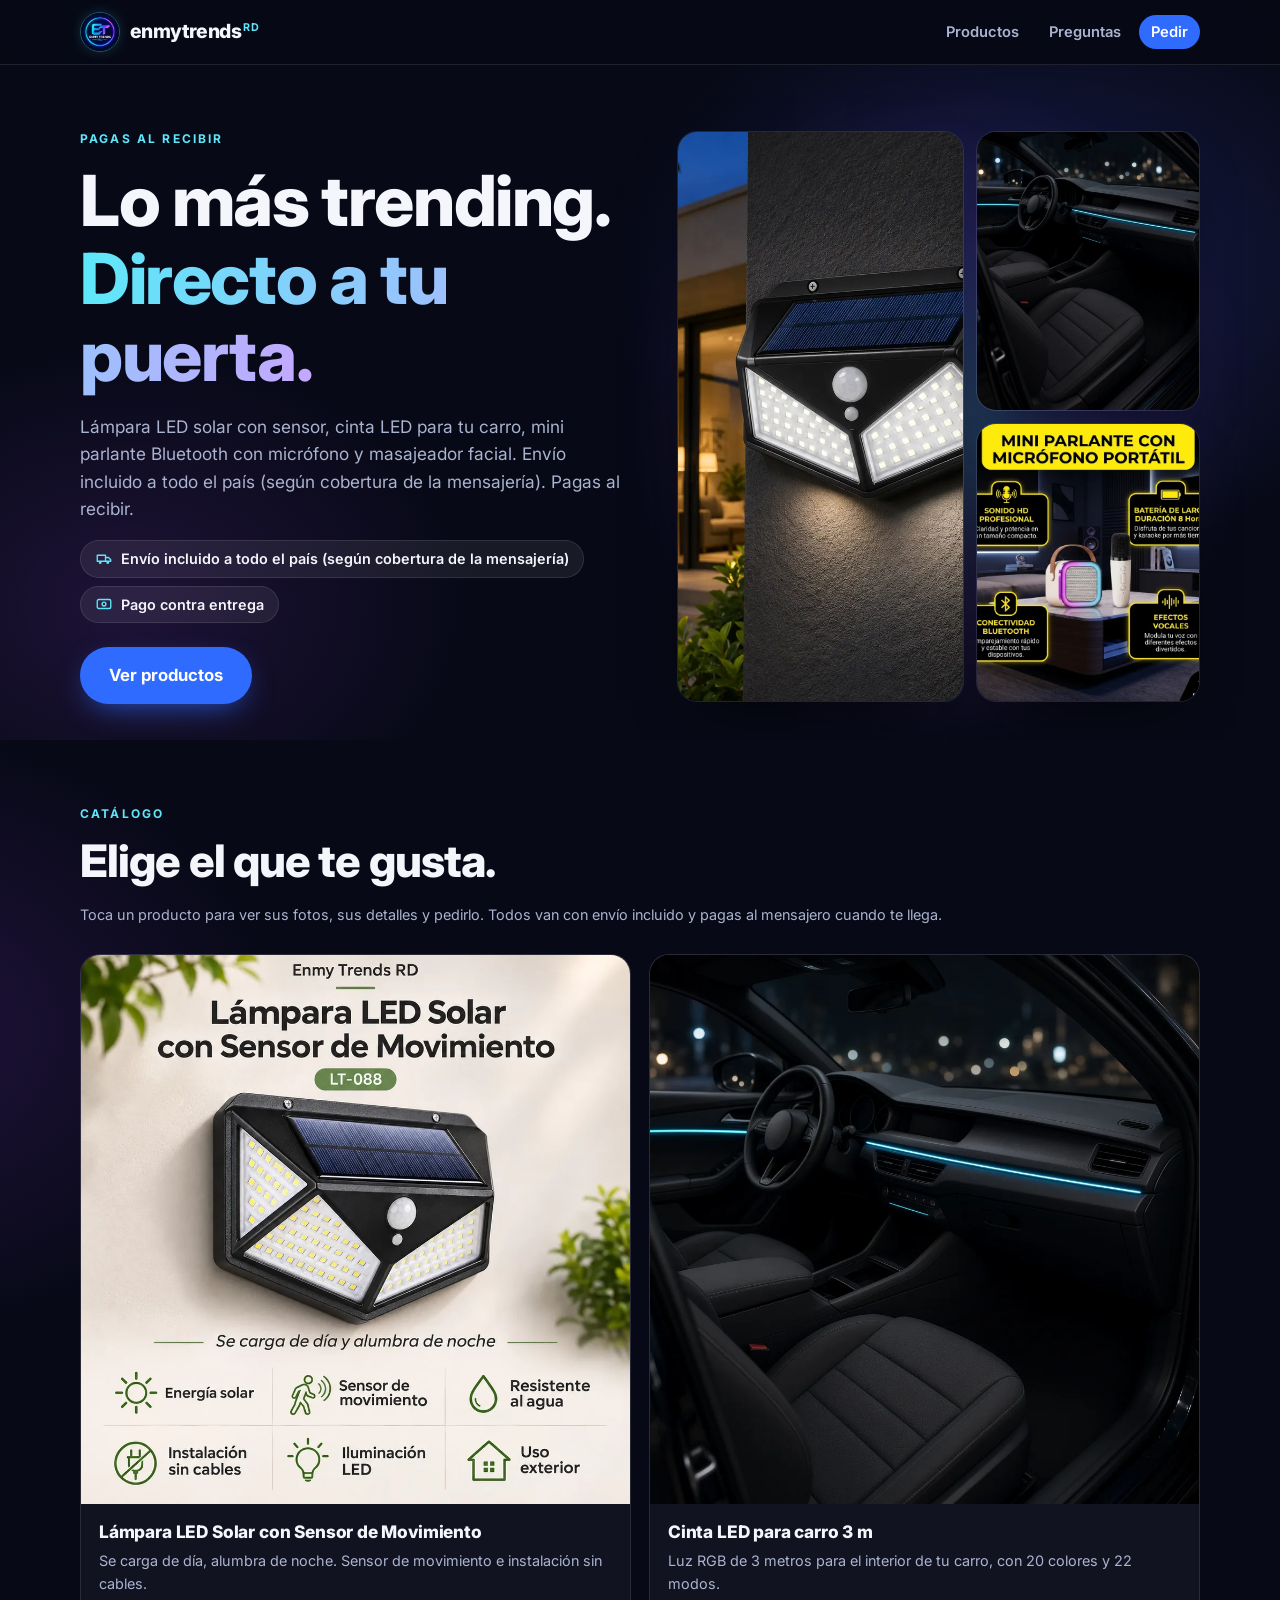
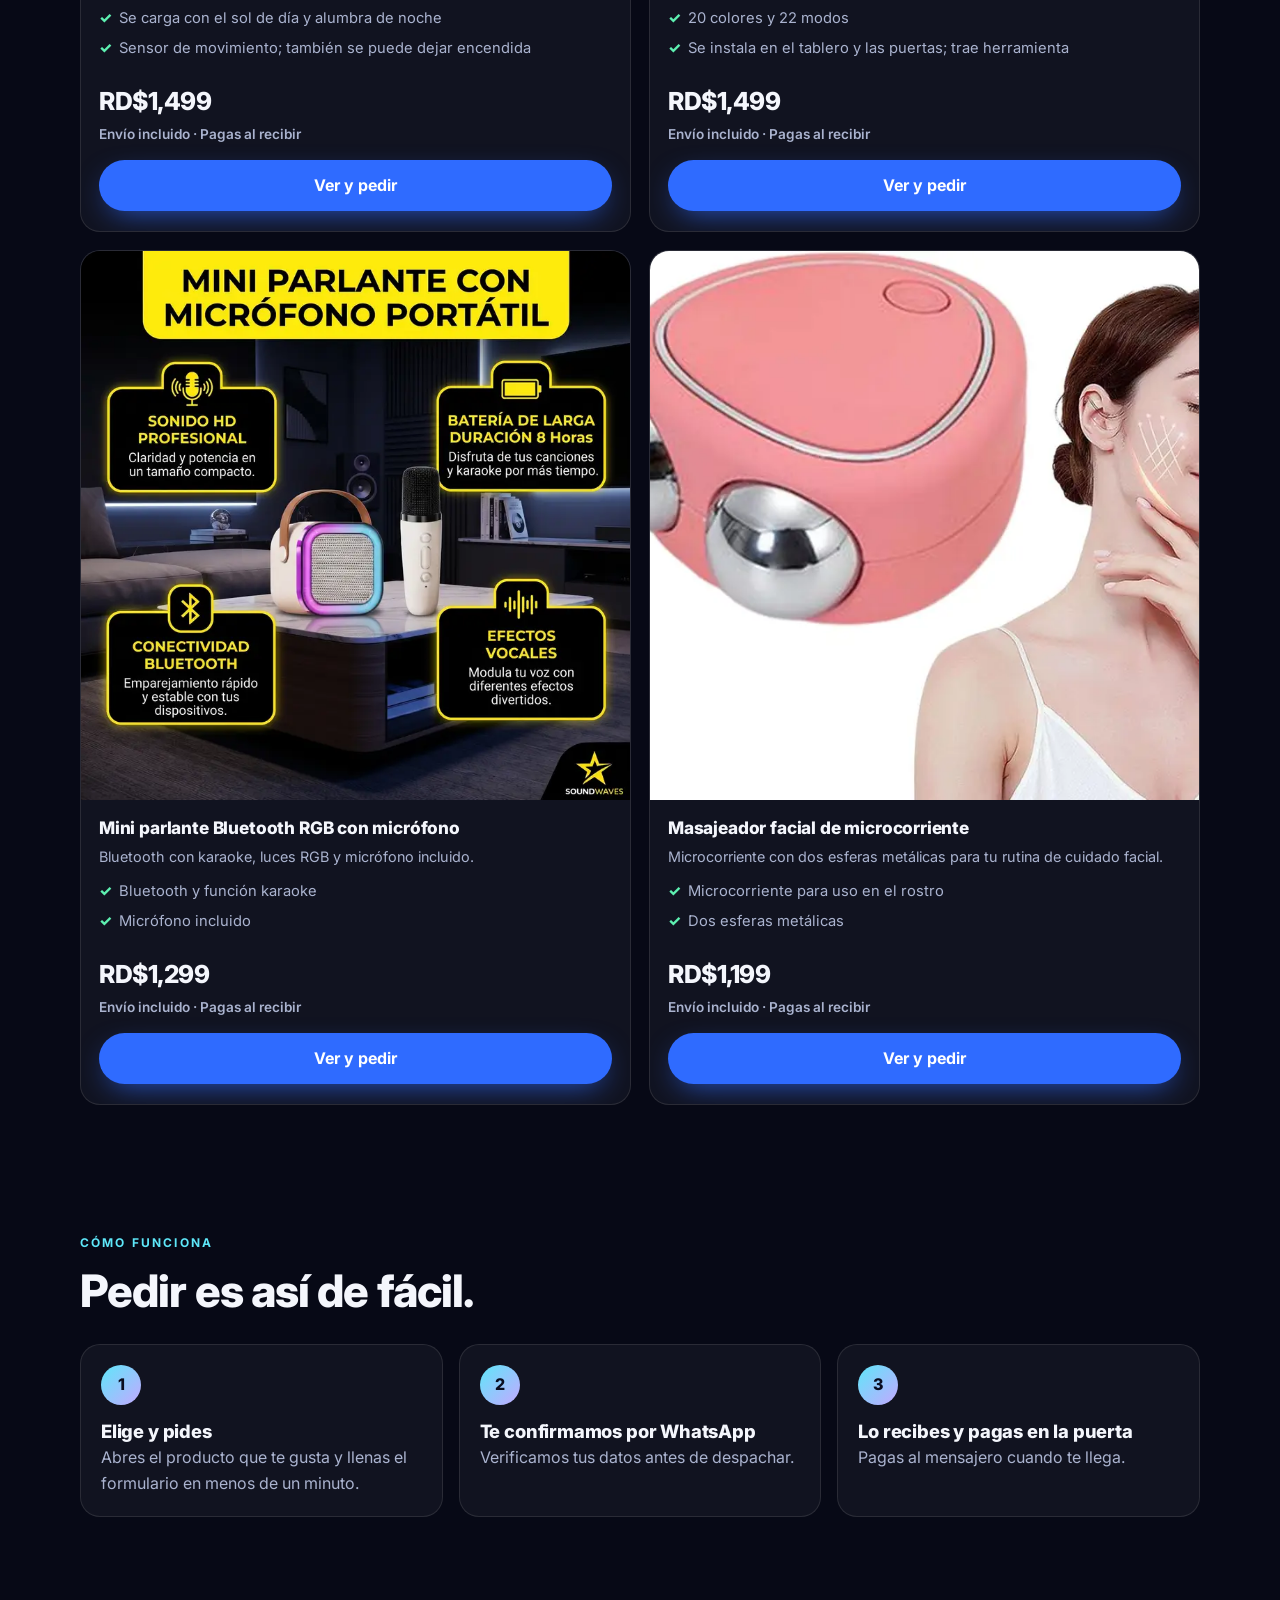
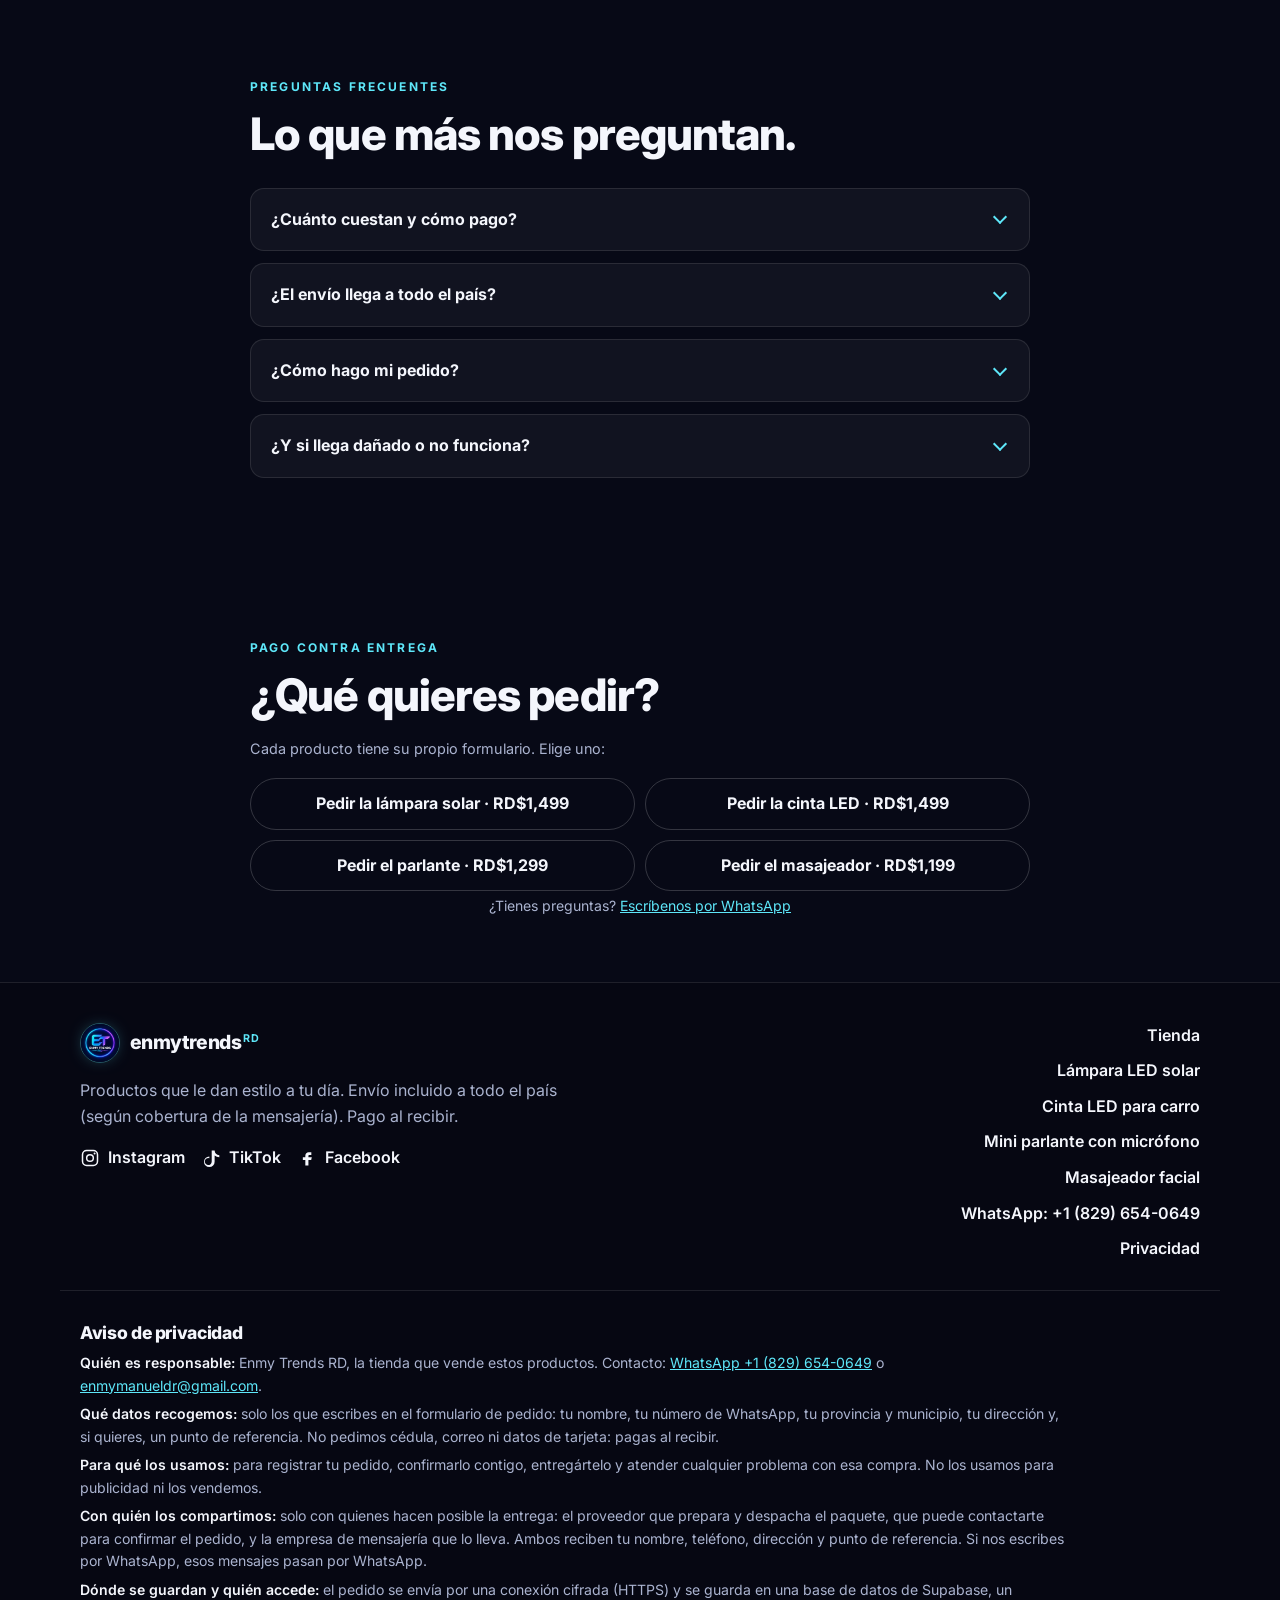
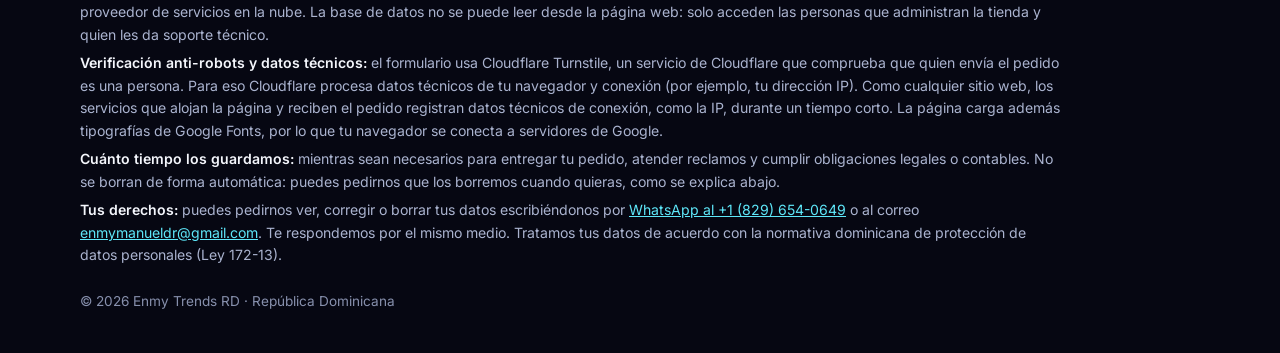
<file: index.html>
<!doctype html>
<html lang="es-DO">
<head>
  <meta charset="utf-8">
  <meta name="viewport" content="width=device-width, initial-scale=1, viewport-fit=cover">
  <title>Enmy Trends RD · Lo más trending, directo a tu puerta</title>
  <meta name="description" content="Lámpara LED solar con sensor de movimiento, cinta LED para carro, mini parlante Bluetooth RGB con micrófono y masajeador facial. Envío incluido a todo el país (según cobertura de la mensajería). Pagas al recibir.">
  <meta name="robots" content="index, follow">
  <meta name="theme-color" content="#070916">
  <meta name="color-scheme" content="dark">
  <link rel="canonical" href="https://enmytrendsrd.com/">

  <meta property="og:type" content="website">
  <meta property="og:locale" content="es_DO">
  <meta property="og:site_name" content="Enmy Trends RD">
  <meta property="og:url" content="https://enmytrendsrd.com/">
  <meta property="og:title" content="Enmy Trends RD · Lo más trending, directo a tu puerta">
  <meta property="og:description" content="Lámpara LED solar con sensor de movimiento, cinta LED para carro, mini parlante Bluetooth RGB con micrófono y masajeador facial. Envío incluido a todo el país (según cobertura de la mensajería). Pagas al recibir.">
  <meta property="og:image" content="https://enmytrendsrd.com/assets/og-image.jpg">
  <meta property="og:image:secure_url" content="https://enmytrendsrd.com/assets/og-image.jpg">
  <meta property="og:image:type" content="image/jpeg">
  <meta property="og:image:width" content="1200">
  <meta property="og:image:height" content="630">
  <meta property="og:image:alt" content="Enmy Trends RD: Envío incluido a todo el país (según cobertura de la mensajería). Pago al recibir.">
  <meta name="twitter:card" content="summary_large_image">
  <meta name="twitter:title" content="Enmy Trends RD · Lo más trending, directo a tu puerta">
  <meta name="twitter:description" content="Lámpara LED solar con sensor de movimiento, cinta LED para carro, mini parlante Bluetooth RGB con micrófono y masajeador facial. Envío incluido a todo el país (según cobertura de la mensajería). Pagas al recibir.">
  <meta name="twitter:image" content="https://enmytrendsrd.com/assets/og-image.jpg">
  <meta name="twitter:image:alt" content="Enmy Trends RD: Envío incluido a todo el país (según cobertura de la mensajería). Pago al recibir.">

  <script type="application/ld+json">
{
  "@context": "https://schema.org",
  "@type": "CollectionPage",
  "name": "Enmy Trends RD",
  "url": "https://enmytrendsrd.com/",
  "inLanguage": "es-DO",
  "description": "Lámpara LED solar con sensor de movimiento, cinta LED para carro, mini parlante Bluetooth RGB con micrófono y masajeador facial. Envío incluido a todo el país (según cobertura de la mensajería). Pagas al recibir.",
  "isPartOf": {
    "@type": "WebSite",
    "name": "Enmy Trends RD",
    "url": "https://enmytrendsrd.com/"
  },
  "about": {
    "@type": "Organization",
    "name": "Enmy Trends RD",
    "url": "https://enmytrendsrd.com/",
    "telephone": "+1-829-654-0649",
    "areaServed": "DO",
    "sameAs": [
      "https://www.instagram.com/enmytrends/",
      "https://www.tiktok.com/@enmytrends",
      "https://www.facebook.com/profile.php?id=61596457679814"
    ]
  },
  "mainEntity": {
    "@type": "ItemList",
    "numberOfItems": 4,
    "itemListElement": [
      {
        "@type": "ListItem",
        "position": 1,
        "url": "https://enmytrendsrd.com/lampara-solar/",
        "name": "Lámpara LED Solar con Sensor de Movimiento"
      },
      {
        "@type": "ListItem",
        "position": 2,
        "url": "https://enmytrendsrd.com/cinta-led/",
        "name": "Cinta LED para carro 3 m"
      },
      {
        "@type": "ListItem",
        "position": 3,
        "url": "https://enmytrendsrd.com/parlante/",
        "name": "Mini parlante Bluetooth RGB con micrófono"
      },
      {
        "@type": "ListItem",
        "position": 4,
        "url": "https://enmytrendsrd.com/masajeador/",
        "name": "Masajeador facial de microcorriente"
      }
    ]
  }
}
  </script>

  <link rel="icon" href="/favicon.ico" sizes="16x16 32x32 48x48">
  <link rel="icon" type="image/png" sizes="32x32" href="/assets/favicon-32.png">
  <link rel="icon" type="image/png" sizes="192x192" href="/assets/icon-192.png">
  <link rel="apple-touch-icon" sizes="180x180" href="/assets/apple-touch-icon.png">
  <link rel="manifest" href="/site.webmanifest">

  <link rel="preconnect" href="https://fonts.googleapis.com">
  <link rel="preconnect" href="https://fonts.gstatic.com" crossorigin>
  <link href="https://fonts.googleapis.com/css2?family=Inter:wght@400;500;600;700;800&display=swap" rel="stylesheet">
  <link rel="preload" as="image" href="/assets/logo-enmytrends.webp" type="image/webp">
  <link rel="preload" as="image" href="/assets/lampara-solar-portada.webp" type="image/webp">
  <link rel="stylesheet" href="/styles.css?v=20261115b">
</head>
<body>
  <a class="skip-link" href="#contenido">Saltar al contenido</a>

  <header class="site-header">
    <div class="container header-inner">
      <a class="logo" href="/" aria-label="Enmy Trends RD, inicio">
        <img class="logo-mark" src="/assets/logo-enmytrends.webp" srcset="/assets/logo-enmytrends.webp 256w, /assets/logo-enmytrends-512.webp 512w" sizes="40px" width="256" height="256" alt="">
        <span class="logo-word">enmytrends<sup>RD</sup></span>
      </a>
      <nav aria-label="Principal">
        <ul class="nav-list">
          <li><a href="#productos">Productos</a></li>
          <li><a href="#preguntas">Preguntas</a></li>
          <li><a href="#pedido" class="nav-cta">Pedir</a></li>
        </ul>
      </nav>
    </div>
  </header>

  <main id="contenido">
    <section class="hero hero-store" aria-labelledby="hero-title">
      <div class="container hero-grid hero-store-grid">
        <div class="hero-copy">
          <p class="eyebrow">Pagas al recibir</p>
          <h1 id="hero-title">Lo más trending.<br><span class="grad">Directo a tu puerta.</span></h1>
          <p class="lead">Lámpara LED solar con sensor, cinta LED para tu carro, mini parlante Bluetooth con micrófono y masajeador facial. Envío incluido a todo el país (según cobertura de la mensajería). Pagas al recibir.</p>
          <ul class="chips" aria-label="Condiciones">
            <li class="chip"><svg aria-hidden="true" viewBox="0 0 24 24"><path d="M3 7h11v8H3zM14 10h4l3 3v2h-7z" fill="none" stroke="currentColor" stroke-width="1.8" stroke-linejoin="round"/><circle cx="7" cy="17" r="1.8" fill="currentColor"/><circle cx="17" cy="17" r="1.8" fill="currentColor"/></svg>Envío incluido a todo el país (según cobertura de la mensajería)</li>
            <li class="chip"><svg aria-hidden="true" viewBox="0 0 24 24"><rect x="3" y="6" width="18" height="12" rx="2" fill="none" stroke="currentColor" stroke-width="1.8"/><circle cx="12" cy="12" r="2.6" fill="none" stroke="currentColor" stroke-width="1.8"/></svg>Pago contra entrega</li>
          </ul>
          <a href="#productos" class="btn btn-primary btn-lg">Ver productos</a>
        </div>
        <figure class="hero-media hero-mosaic" aria-hidden="true">
          <div class="hero-glow"></div>
          <img src="/assets/lampara-solar-nocturna-4x5.webp" width="864" height="1080" alt="" decoding="async">
          <img src="/assets/cinta-led-portada-4x5.webp" width="864" height="1080" alt="" decoding="async">
          <img src="/assets/parlante-rgb-01.webp" width="788" height="800" alt="" decoding="async">
        </figure>
      </div>
    </section>

    <section class="section section-tight" id="productos" aria-labelledby="productos-title">
      <div class="container">
        <p class="eyebrow">Catálogo</p>
        <h2 id="productos-title">Elige el que te gusta.</h2>
        <p class="section-note">Toca un producto para ver sus fotos, sus detalles y pedirlo. Todos van con envío incluido y pagas al mensajero cuando te llega.</p>
        <div class="product-grid">

          <article class="product-card" id="producto-lampara-solar-sensor">
            <a class="card-link" href="/lampara-solar/" tabindex="-1" aria-hidden="true">
              <img src="/assets/lampara-solar-portada.webp" width="1024" height="1024" alt="Lámpara LED solar con sensor de movimiento, instalada en una pared, con energía solar, sensor, resistencia al agua, instalación sin cables, luz LED y uso exterior" fetchpriority="high" decoding="async">
            </a>
            <div class="product-body">
              <h3><a href="/lampara-solar/">Lámpara LED Solar con Sensor de Movimiento</a></h3>
              <p class="product-lead">Se carga de día, alumbra de noche. Sensor de movimiento e instalación sin cables.</p>
              <ul class="product-benefits"><li>Se carga con el sol de día y alumbra de noche</li><li>Sensor de movimiento; también se puede dejar encendida</li></ul>
              <p class="product-price"><strong>RD$1,499</strong> <span>Envío incluido · Pagas al recibir</span></p>
              <a href="/lampara-solar/" class="btn btn-primary btn-block">Ver y pedir</a>
            </div>
          </article>

          <article class="product-card" id="producto-led-auto-rgb">
            <a class="card-link" href="/cinta-led/" tabindex="-1" aria-hidden="true">
              <img src="/assets/cinta-led-portada.webp" width="1024" height="1024" alt="Interior de un carro de noche con una línea de luz cian en el tablero y un tramo de la puerta" decoding="async">
            </a>
            <div class="product-body">
              <h3><a href="/cinta-led/">Cinta LED para carro 3 m</a></h3>
              <p class="product-lead">Luz RGB de 3 metros para el interior de tu carro, con 20 colores y 22 modos.</p>
              <ul class="product-benefits"><li>20 colores y 22 modos</li><li>Se instala en el tablero y las puertas; trae herramienta</li></ul>
              <p class="product-price"><strong>RD$1,499</strong> <span>Envío incluido · Pagas al recibir</span></p>
              <a href="/cinta-led/" class="btn btn-primary btn-block">Ver y pedir</a>
            </div>
          </article>

          <article class="product-card" id="producto-parlante-rgb-micro">
            <a class="card-link" href="/parlante/" tabindex="-1" aria-hidden="true">
              <img src="/assets/parlante-rgb-01.webp" width="788" height="800" alt="Mini parlante con luces RGB y micrófono portátil sobre una mesa, en una sala" decoding="async">
            </a>
            <div class="product-body">
              <h3><a href="/parlante/">Mini parlante Bluetooth RGB con micrófono</a></h3>
              <p class="product-lead">Bluetooth con karaoke, luces RGB y micrófono incluido.</p>
              <ul class="product-benefits"><li>Bluetooth y función karaoke</li><li>Micrófono incluido</li></ul>
              <p class="product-price"><strong>RD$1,299</strong> <span>Envío incluido · Pagas al recibir</span></p>
              <a href="/parlante/" class="btn btn-primary btn-block">Ver y pedir</a>
            </div>
          </article>

          <article class="product-card" id="producto-masajeador-facial">
            <a class="card-link" href="/masajeador/" tabindex="-1" aria-hidden="true">
              <img src="/assets/masajeador-01.webp" width="800" height="624" alt="Masajeador facial rosado con dos esferas metálicas, junto a una persona usándolo en el rostro" decoding="async">
            </a>
            <div class="product-body">
              <h3><a href="/masajeador/">Masajeador facial de microcorriente</a></h3>
              <p class="product-lead">Microcorriente con dos esferas metálicas para tu rutina de cuidado facial.</p>
              <ul class="product-benefits"><li>Microcorriente para uso en el rostro</li><li>Dos esferas metálicas</li></ul>
              <p class="product-price"><strong>RD$1,199</strong> <span>Envío incluido · Pagas al recibir</span></p>
              <a href="/masajeador/" class="btn btn-primary btn-block">Ver y pedir</a>
            </div>
          </article>

        </div>
      </div>
    </section>

    <section class="section section-tight" aria-labelledby="pasos-title">
      <div class="container">
        <p class="eyebrow">Cómo funciona</p>
        <h2 id="pasos-title">Pedir es así de fácil.</h2>
        <ol class="steps">
          <li class="step"><span class="step-num" aria-hidden="true">1</span><div><h3>Elige y pides</h3><p>Abres el producto que te gusta y llenas el formulario en menos de un minuto.</p></div></li>
          <li class="step"><span class="step-num" aria-hidden="true">2</span><div><h3>Te confirmamos por WhatsApp</h3><p>Verificamos tus datos antes de despachar.</p></div></li>
          <li class="step"><span class="step-num" aria-hidden="true">3</span><div><h3>Lo recibes y pagas en la puerta</h3><p>Pagas al mensajero cuando te llega.</p></div></li>
        </ol>
      </div>
    </section>

    <section class="section" id="preguntas" aria-labelledby="faq-title">
      <div class="container narrow">
        <p class="eyebrow">Preguntas frecuentes</p>
        <h2 id="faq-title">Lo que más nos preguntan.</h2>
        <div class="faq">
          <details>
            <summary>¿Cuánto cuestan y cómo pago?</summary>
            <p>La lámpara solar cuesta RD$1,499, la cinta LED RD$1,499, el mini parlante RD$1,299 y el masajeador facial RD$1,199. En todos el envío va incluido. Pagas contra entrega, cuando el mensajero te entrega el paquete.</p>
          </details>
          <details>
            <summary>¿El envío llega a todo el país?</summary>
            <p>Envío incluido a todo el país (según cobertura de la mensajería). El tiempo de entrega depende de tu provincia; te lo confirmamos por WhatsApp antes del envío.</p>
          </details>
          <details>
            <summary>¿Cómo hago mi pedido?</summary>
            <p>Abre el producto que quieres, llena el formulario con tus datos de entrega y confirma. Te escribimos por WhatsApp para confirmar antes de despachar.</p>
          </details>
          <details>
            <summary>¿Y si llega dañado o no funciona?</summary>
            <p>Si tu pedido llega dañado o no funciona, escríbenos por WhatsApp dentro de las primeras 48 horas con un video y te indicamos la solución disponible.</p>
          </details>
        </div>
      </div>
    </section>

    <section class="section section-tight" id="pedido" aria-labelledby="pedido-title">
      <div class="container narrow">
        <p class="eyebrow">Pago contra entrega</p>
        <h2 id="pedido-title">¿Qué quieres pedir?</h2>
        <p class="section-note">Cada producto tiene su propio formulario. Elige uno:</p>
        <div class="home-order-links">
          <a class="btn btn-ghost btn-block" href="/lampara-solar/#pedido">Pedir la lámpara solar · RD$1,499</a>
          <a class="btn btn-ghost btn-block" href="/cinta-led/#pedido">Pedir la cinta LED · RD$1,499</a>
          <a class="btn btn-ghost btn-block" href="/parlante/#pedido">Pedir el parlante · RD$1,299</a>
          <a class="btn btn-ghost btn-block" href="/masajeador/#pedido">Pedir el masajeador · RD$1,199</a>
        </div>
        <p class="preview-help">¿Tienes preguntas? <a class="wa-link" href="https://wa.me/18296540649" target="_blank" rel="noopener">Escríbenos por WhatsApp</a></p>
      </div>
    </section>
  </main>

  <footer class="site-footer">
    <div class="container footer-inner">
      <div>
        <p class="logo footer-logo">
          <img class="logo-mark" src="/assets/logo-enmytrends.webp" width="256" height="256" alt="" decoding="async">
          <span class="logo-word">enmytrends<sup>RD</sup></span>
        </p>
        <p class="footer-text">Productos que le dan estilo a tu día. Envío incluido a todo el país (según cobertura de la mensajería). Pago al recibir.</p>
        <ul class="footer-social">
          <li><a href="https://www.instagram.com/enmytrends/" target="_blank" rel="noopener" aria-label="Enmy Trends en Instagram"><svg aria-hidden="true" viewBox="0 0 24 24" width="20" height="20"><rect x="3" y="3" width="18" height="18" rx="5" fill="none" stroke="currentColor" stroke-width="1.8"/><circle cx="12" cy="12" r="4" fill="none" stroke="currentColor" stroke-width="1.8"/><circle cx="17.5" cy="6.5" r="1.2" fill="currentColor"/></svg><span>Instagram</span></a></li>
          <li><a href="https://www.tiktok.com/@enmytrends" target="_blank" rel="noopener" aria-label="Enmy Trends en TikTok"><svg aria-hidden="true" viewBox="0 0 24 24" width="20" height="20"><path fill="currentColor" d="M14.2 3h2.15A6.2 6.2 0 0 0 22 8.7V11a8.3 8.3 0 0 1-5.65-2.15V16.4A6.4 6.4 0 1 1 10 10.1v2.25a4.15 4.15 0 1 0 2.85 3.95V3z"/></svg><span>TikTok</span></a></li>
          <li><a href="https://www.facebook.com/profile.php?id=61596457679814" target="_blank" rel="noopener" aria-label="Enmy Trends en Facebook"><svg aria-hidden="true" viewBox="0 0 24 24" width="20" height="20"><path fill="currentColor" d="M14 8.5h3.2V5h-3.2C11.7 5 10 6.7 10 9.2V11H7v3.5h3V21h3.7v-6.5H17L17.8 11H13.7V9.2c0-.5.3-.7.8-.7z"/></svg><span>Facebook</span></a></li>
        </ul>
      </div>
      <ul class="footer-links">
        <li><a href="/">Tienda</a></li>
        <li><a href="/lampara-solar/">Lámpara LED solar</a></li>
        <li><a href="/cinta-led/">Cinta LED para carro</a></li>
        <li><a href="/parlante/">Mini parlante con micrófono</a></li>
        <li><a href="/masajeador/">Masajeador facial</a></li>
        <li><a class="wa-link" href="https://wa.me/18296540649" target="_blank" rel="noopener">WhatsApp: +1 (829) 654-0649</a></li>
        <li><a href="#privacidad">Privacidad</a></li>
      </ul>
    </div>
    <section class="container privacy" id="privacidad" aria-labelledby="privacidad-title">
      <h2 id="privacidad-title">Aviso de privacidad</h2>
      <p><strong>Quién es responsable:</strong> Enmy Trends RD, la tienda que vende estos productos. Contacto: <a class="wa-link" href="https://wa.me/18296540649" target="_blank" rel="noopener">WhatsApp +1 (829) 654-0649</a> o <a href="mailto:enmymanueldr@gmail.com">enmymanueldr@gmail.com</a>.</p>
      <p><strong>Qué datos recogemos:</strong> solo los que escribes en el formulario de pedido: tu nombre, tu número de WhatsApp, tu provincia y municipio, tu dirección y, si quieres, un punto de referencia. No pedimos cédula, correo ni datos de tarjeta: pagas al recibir.</p>
      <p><strong>Para qué los usamos:</strong> para registrar tu pedido, confirmarlo contigo, entregártelo y atender cualquier problema con esa compra. No los usamos para publicidad ni los vendemos.</p>
      <p><strong>Con quién los compartimos:</strong> solo con quienes hacen posible la entrega: el proveedor que prepara y despacha el paquete, que puede contactarte para confirmar el pedido, y la empresa de mensajería que lo lleva. Ambos reciben tu nombre, teléfono, dirección y punto de referencia. Si nos escribes por WhatsApp, esos mensajes pasan por WhatsApp.</p>
      <p><strong>Dónde se guardan y quién accede:</strong> el pedido se envía por una conexión cifrada (HTTPS) y se guarda en una base de datos de Supabase, un proveedor de servicios en la nube. La base de datos no se puede leer desde la página web: solo acceden las personas que administran la tienda y quien les da soporte técnico.</p>
      <p><strong>Verificación anti-robots y datos técnicos:</strong> el formulario usa Cloudflare Turnstile, un servicio de Cloudflare que comprueba que quien envía el pedido es una persona. Para eso Cloudflare procesa datos técnicos de tu navegador y conexión (por ejemplo, tu dirección IP). Como cualquier sitio web, los servicios que alojan la página y reciben el pedido registran datos técnicos de conexión, como la IP, durante un tiempo corto. La página carga además tipografías de Google Fonts, por lo que tu navegador se conecta a servidores de Google.</p>
      <p><strong>Cuánto tiempo los guardamos:</strong> mientras sean necesarios para entregar tu pedido, atender reclamos y cumplir obligaciones legales o contables. No se borran de forma automática: puedes pedirnos que los borremos cuando quieras, como se explica abajo.</p>
      <p><strong>Tus derechos:</strong> puedes pedirnos ver, corregir o borrar tus datos escribiéndonos por <a class="wa-link" href="https://wa.me/18296540649" target="_blank" rel="noopener">WhatsApp al +1 (829) 654-0649</a> o al correo <a href="mailto:enmymanueldr@gmail.com">enmymanueldr@gmail.com</a>. Te respondemos por el mismo medio. Tratamos tus datos de acuerdo con la normativa dominicana de protección de datos personales (Ley 172-13).</p>
    </section>
    <div class="container footer-bottom">
      <p>© <span id="year">2026</span> Enmy Trends RD · República Dominicana</p>
    </div>
  </footer>

  <script src="/locations.js?v=20261115b" defer></script>
  <script src="/script.js?v=20261115b" defer></script>
  <!-- Cloudflare Web Analytics --><script type='module' src='https://static.cloudflareinsights.com/beacon.min.js' data-cf-beacon='{"token": "47fd88a6245449f6abf4c5e001e17d7c"}'></script><!-- End Cloudflare Web Analytics -->
</body>
</html>
</file>
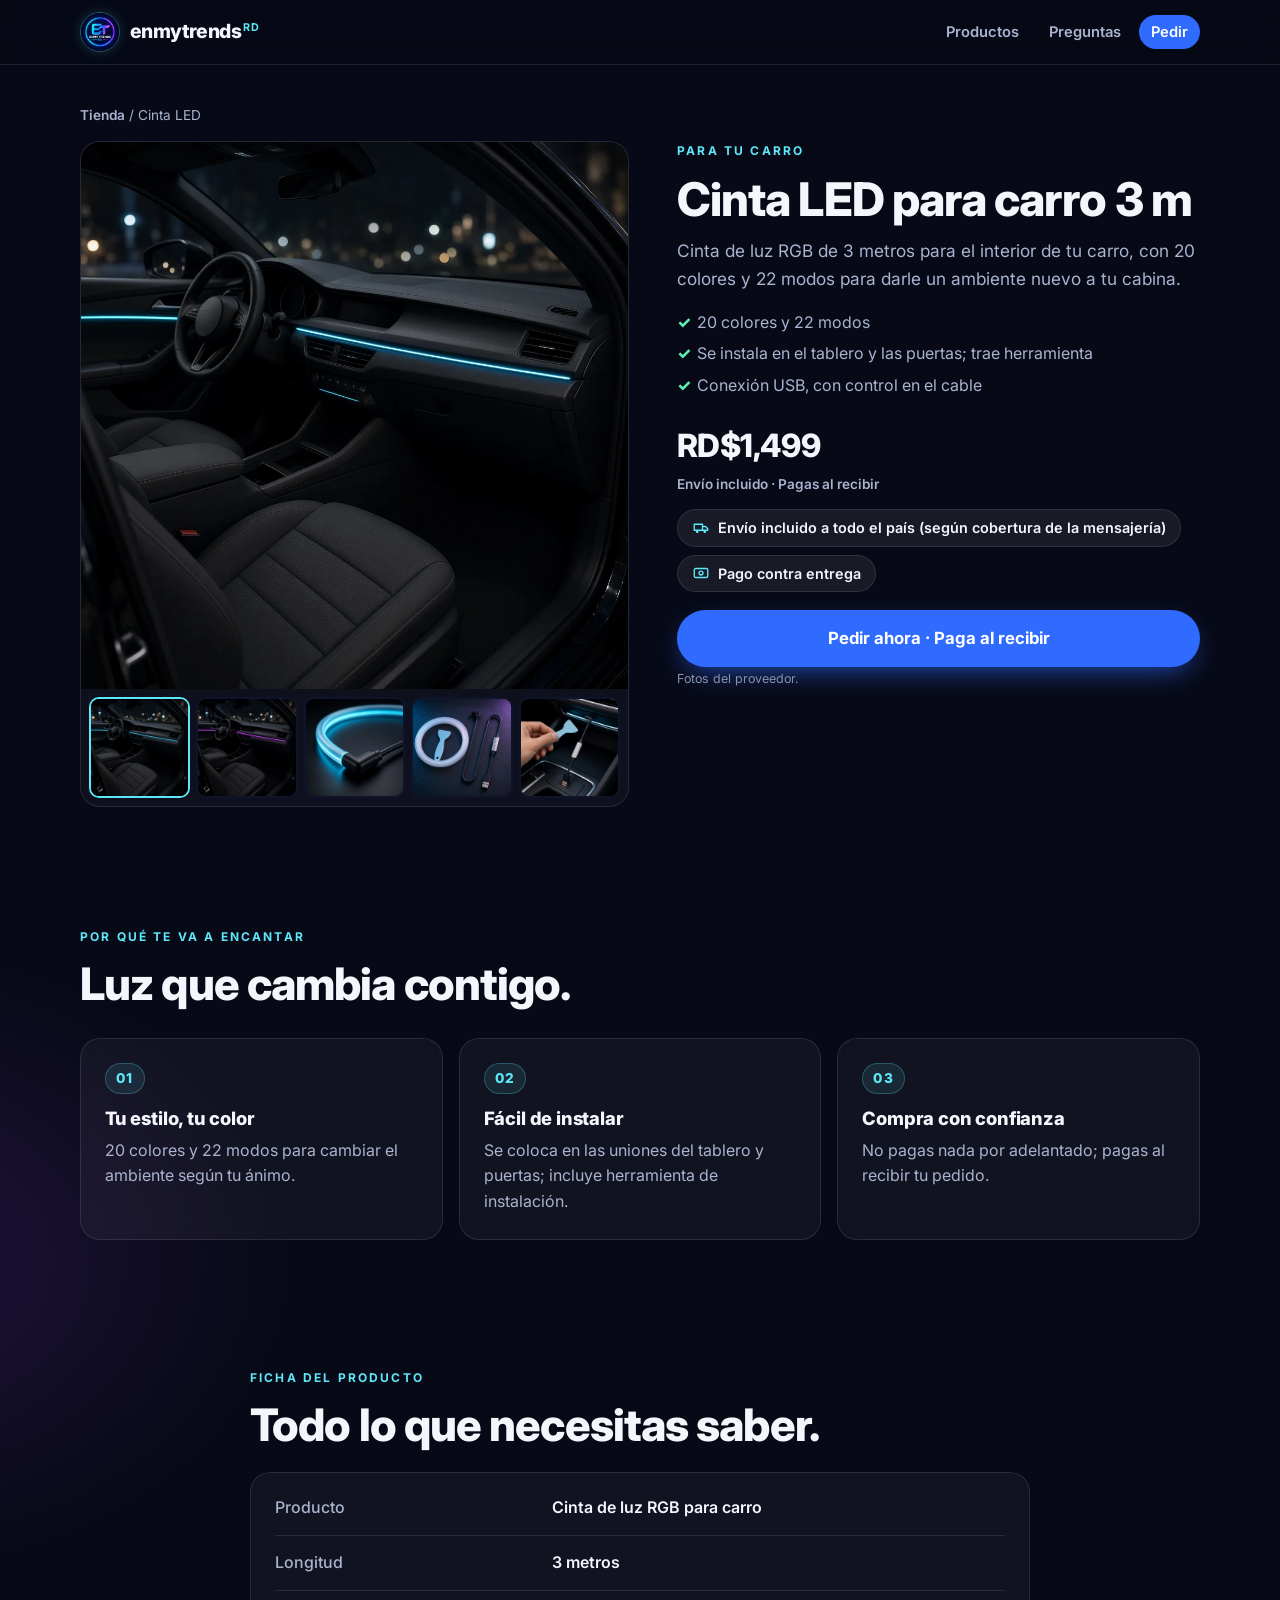
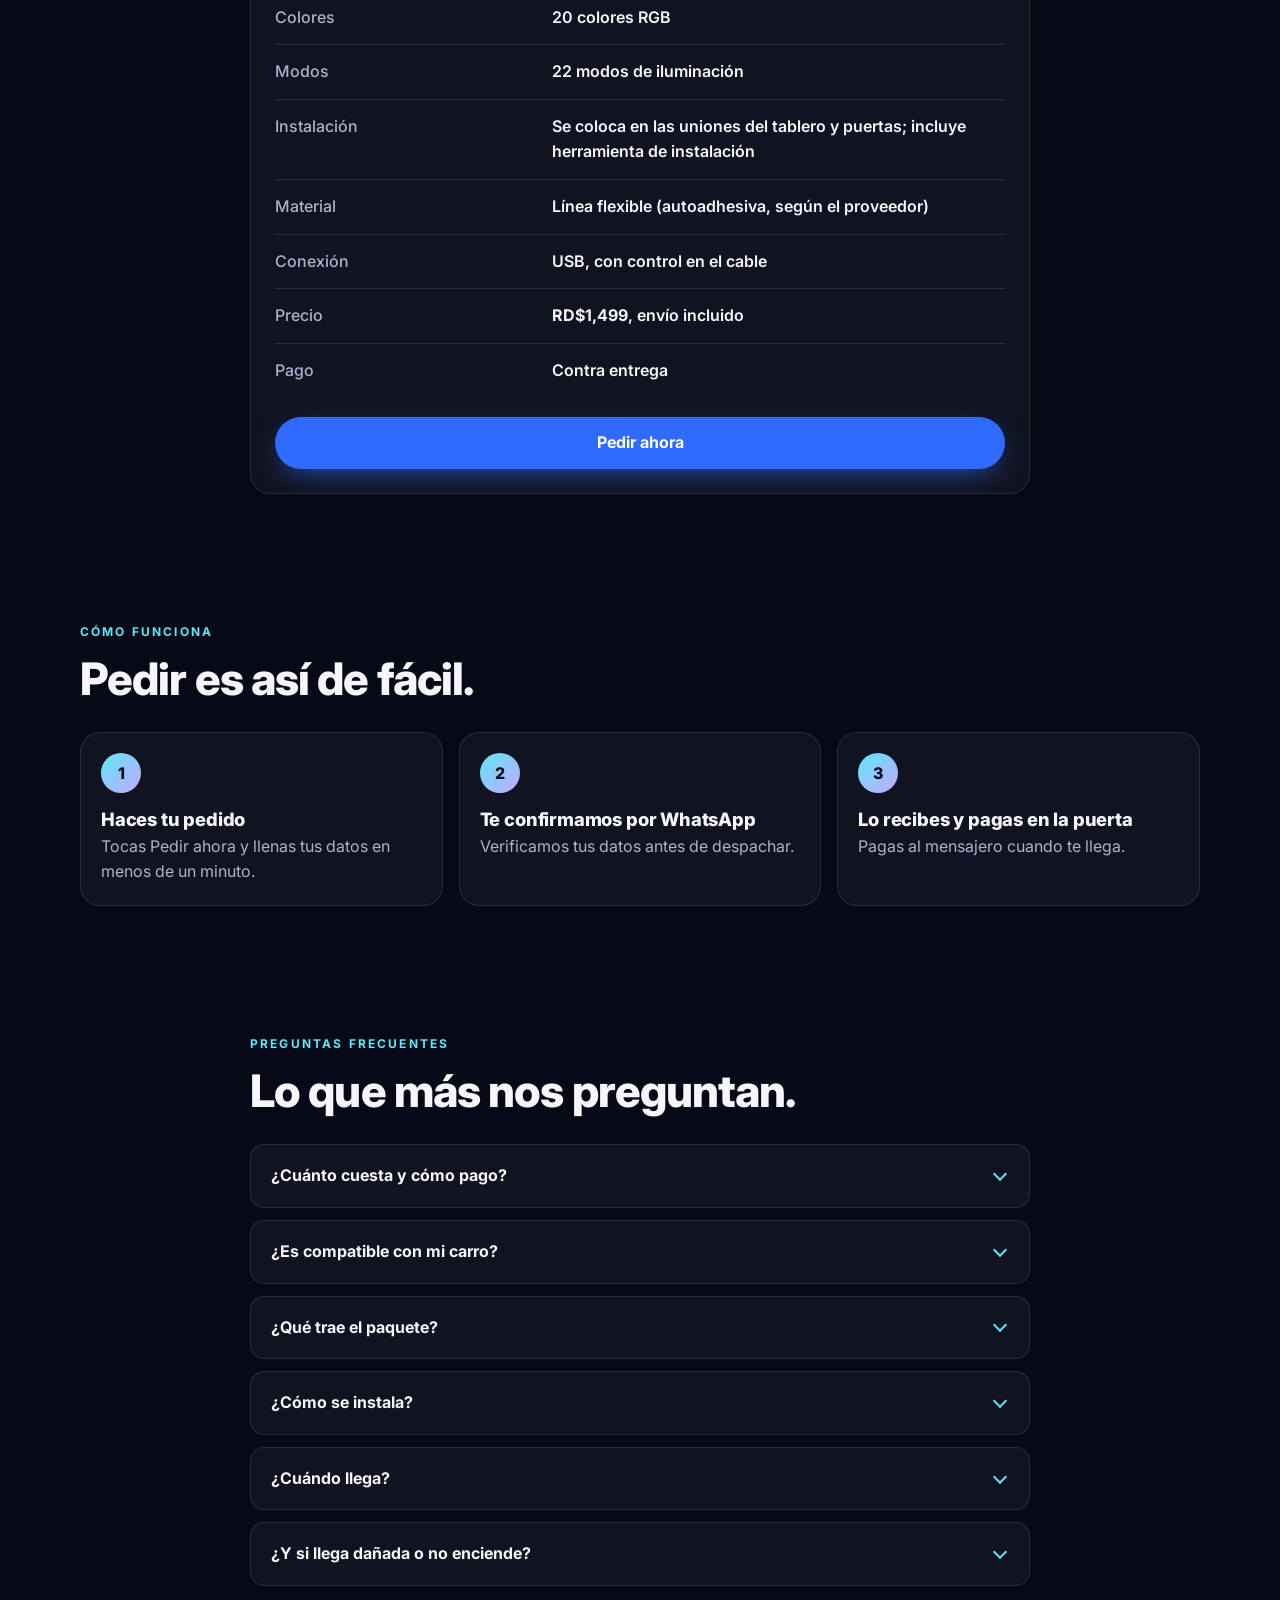
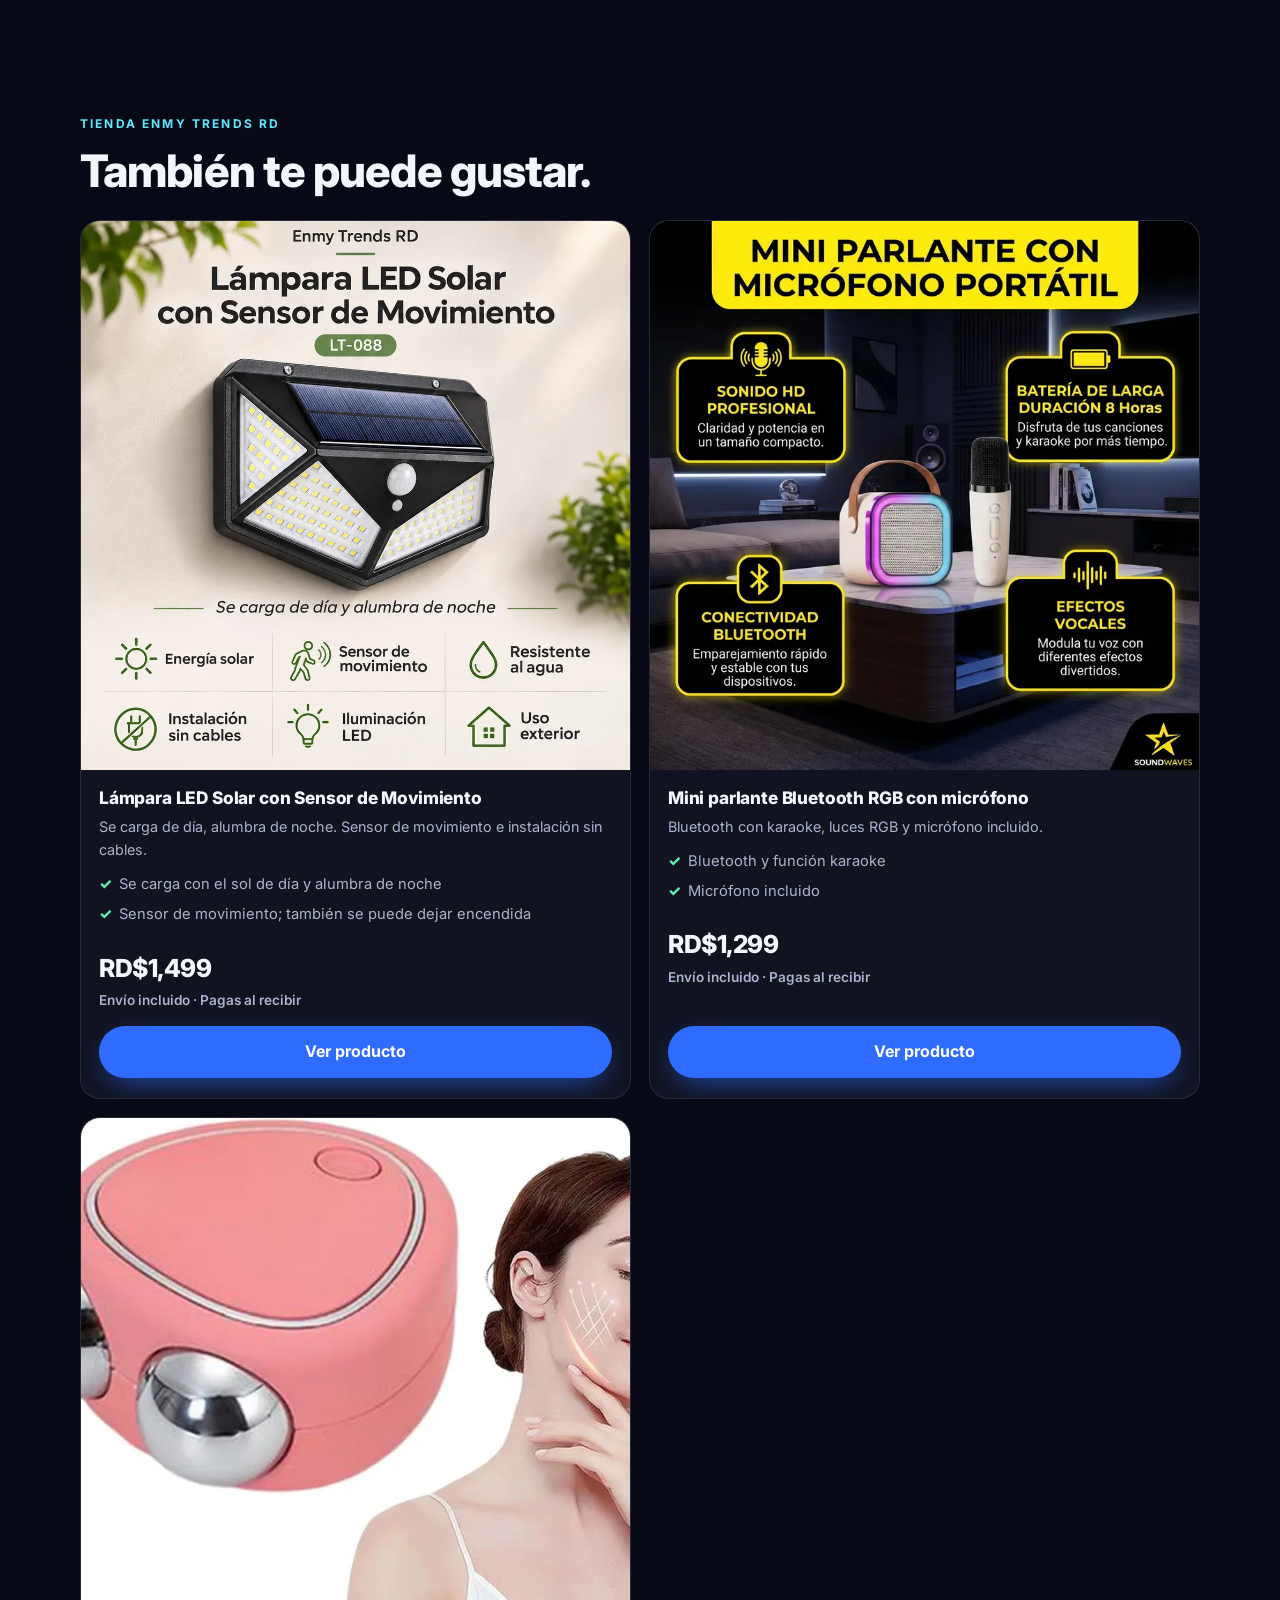
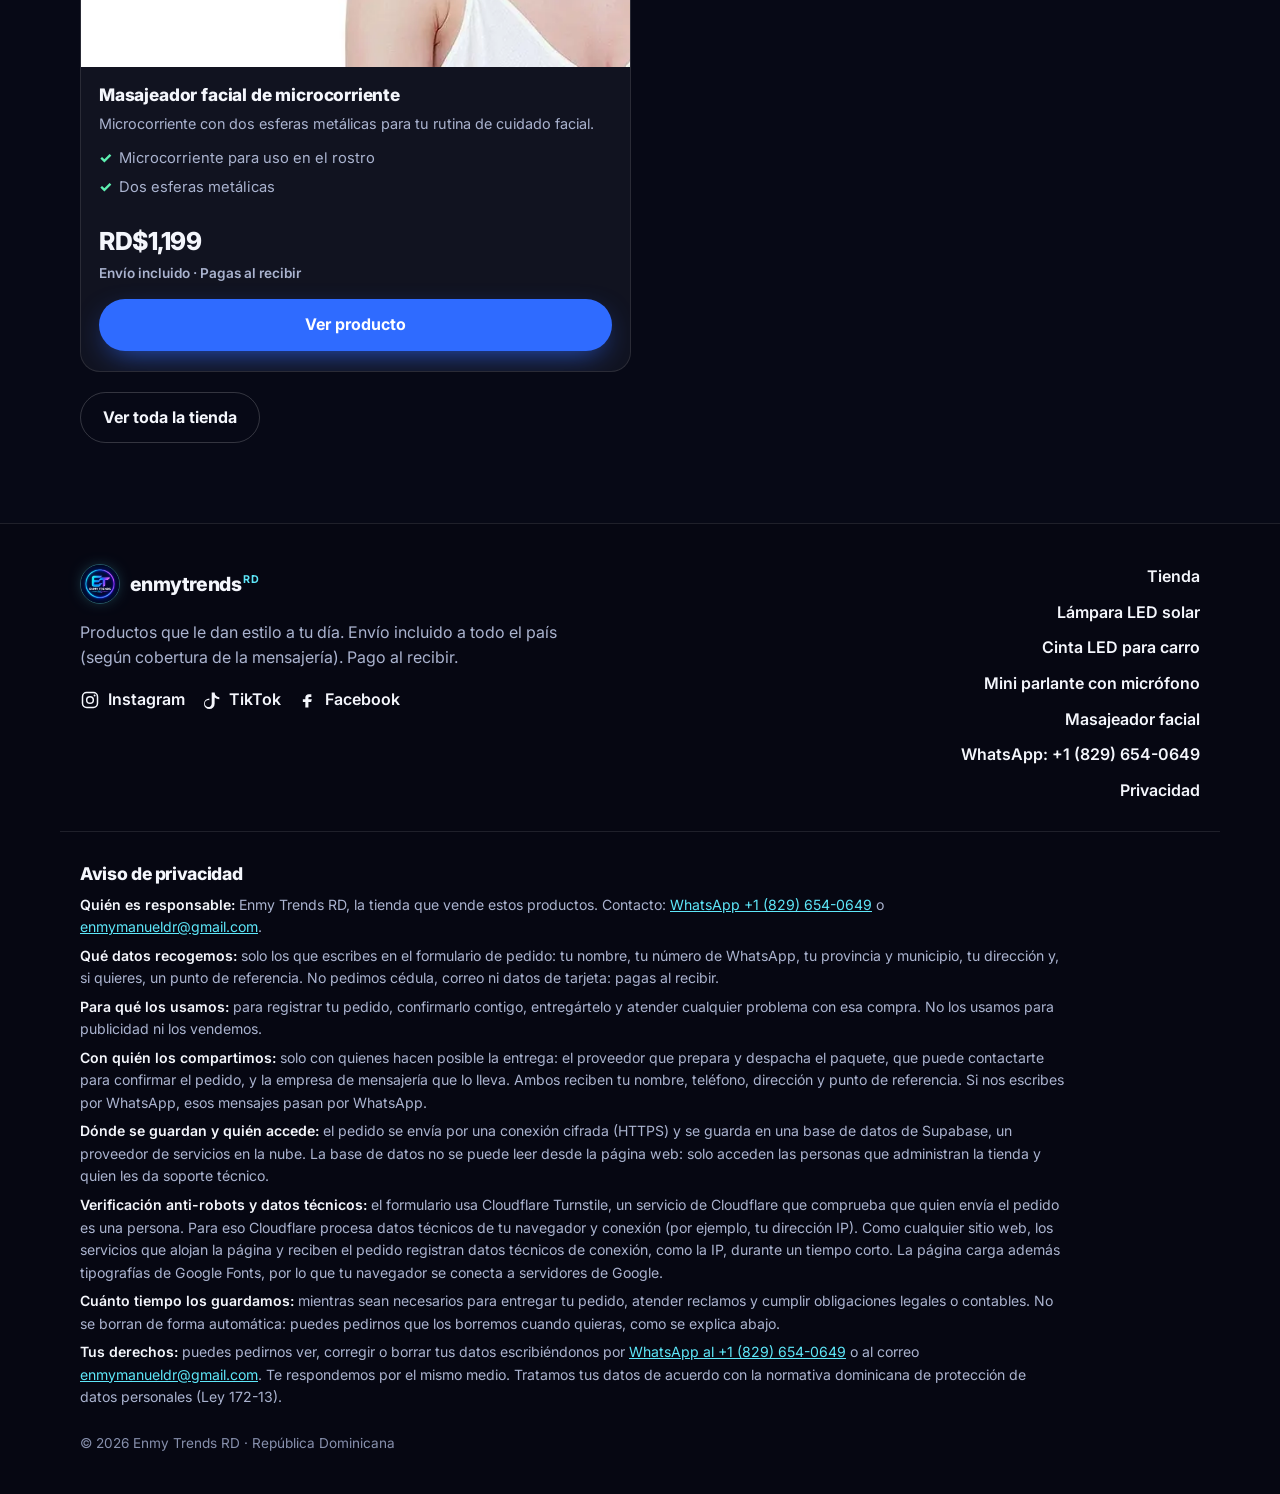
<file: cinta-led/index.html>
<!doctype html>
<html lang="es-DO">
<head>
  <meta charset="utf-8">
  <meta name="viewport" content="width=device-width, initial-scale=1, viewport-fit=cover">
  <title>Cinta LED para carro 3 m RGB · RD$1,499 envío incluido | Enmy Trends RD</title>
  <meta name="description" content="Cinta de luz RGB de 3 metros para el interior de tu carro: 20 colores y 22 modos, conexión USB. RD$1,499. Envío incluido a todo el país (según cobertura de la mensajería). Pago contra entrega.">
  <meta name="robots" content="index, follow">
  <meta name="theme-color" content="#070916">
  <meta name="color-scheme" content="dark">
  <link rel="canonical" href="https://enmytrendsrd.com/cinta-led/">

  <meta property="og:type" content="website">
  <meta property="og:locale" content="es_DO">
  <meta property="og:site_name" content="Enmy Trends RD">
  <meta property="og:url" content="https://enmytrendsrd.com/cinta-led/">
  <meta property="og:title" content="Cinta LED para carro 3 m RGB · RD$1,499 envío incluido | Enmy Trends RD">
  <meta property="og:description" content="Cinta de luz RGB de 3 metros para el interior de tu carro: 20 colores y 22 modos, conexión USB. RD$1,499. Envío incluido a todo el país (según cobertura de la mensajería). Pago contra entrega.">
  <meta property="og:image" content="https://enmytrendsrd.com/assets/cinta-led-portada.webp">
  <meta property="og:image:secure_url" content="https://enmytrendsrd.com/assets/cinta-led-portada.webp">
  <meta property="og:image:alt" content="Interior de un carro de noche con una línea de luz cian en el tablero y un tramo de la puerta">
  <meta name="twitter:card" content="summary_large_image">
  <meta name="twitter:title" content="Cinta LED para carro 3 m RGB · RD$1,499 envío incluido | Enmy Trends RD">
  <meta name="twitter:description" content="Cinta de luz RGB de 3 metros para el interior de tu carro: 20 colores y 22 modos, conexión USB. RD$1,499. Envío incluido a todo el país (según cobertura de la mensajería). Pago contra entrega.">
  <meta name="twitter:image" content="https://enmytrendsrd.com/assets/cinta-led-portada.webp">
  <meta name="twitter:image:alt" content="Interior de un carro de noche con una línea de luz cian en el tablero y un tramo de la puerta">

  <script type="application/ld+json">
{
  "@context": "https://schema.org",
  "@graph": [
    {
      "@type": "Product",
      "name": "Cinta LED para carro 3 m",
      "description": "Cinta de luz RGB de 3 metros para el interior de tu carro, con 20 colores y 22 modos para darle un ambiente nuevo a tu cabina.",
      "image": [
        "https://enmytrendsrd.com/assets/cinta-led-portada.webp",
        "https://enmytrendsrd.com/assets/cinta-led-ambiente.webp",
        "https://enmytrendsrd.com/assets/cinta-led-closeup.webp",
        "https://enmytrendsrd.com/assets/cinta-led-accesorios.webp",
        "https://enmytrendsrd.com/assets/cinta-led-instalacion-usb.webp"
      ],
      "sku": "TLC-001",
      "brand": {
        "@type": "Brand",
        "name": "Enmy Trends RD"
      },
      "offers": {
        "@type": "Offer",
        "url": "https://enmytrendsrd.com/cinta-led/",
        "price": "1499",
        "priceCurrency": "DOP",
        "availability": "https://schema.org/InStock",
        "itemCondition": "https://schema.org/NewCondition",
        "seller": {
          "@type": "Organization",
          "name": "Enmy Trends RD",
          "url": "https://enmytrendsrd.com/",
          "telephone": "+1-829-654-0649",
          "areaServed": "DO",
          "sameAs": [
            "https://www.instagram.com/enmytrends/",
            "https://www.tiktok.com/@enmytrends",
            "https://www.facebook.com/profile.php?id=61596457679814"
          ]
        }
      }
    },
    {
      "@type": "Organization",
      "name": "Enmy Trends RD",
      "url": "https://enmytrendsrd.com/",
      "telephone": "+1-829-654-0649",
      "areaServed": "DO",
      "sameAs": [
        "https://www.instagram.com/enmytrends/",
        "https://www.tiktok.com/@enmytrends",
        "https://www.facebook.com/profile.php?id=61596457679814"
      ]
    }
  ]
}
  </script>

  <link rel="icon" href="/favicon.ico" sizes="16x16 32x32 48x48">
  <link rel="icon" type="image/png" sizes="32x32" href="/assets/favicon-32.png">
  <link rel="icon" type="image/png" sizes="192x192" href="/assets/icon-192.png">
  <link rel="apple-touch-icon" sizes="180x180" href="/assets/apple-touch-icon.png">
  <link rel="manifest" href="/site.webmanifest">

  <link rel="preconnect" href="https://fonts.googleapis.com">
  <link rel="preconnect" href="https://fonts.gstatic.com" crossorigin>
  <link href="https://fonts.googleapis.com/css2?family=Inter:wght@400;500;600;700;800&display=swap" rel="stylesheet">
  <link rel="preload" as="image" href="/assets/logo-enmytrends.webp" type="image/webp">
  <link rel="preload" as="image" href="/assets/cinta-led-portada.webp" type="image/webp">
  <link rel="stylesheet" href="/styles.css?v=20261115b">
  <noscript><style>.checkout{position:static;display:block;background:none;overflow:visible}.checkout-panel{margin:0 auto;box-shadow:none}.checkout-back{display:none}</style></noscript>
</head>
<body data-producto="led-auto-rgb">
  <a class="skip-link" href="#contenido">Saltar al contenido</a>

  <header class="site-header">
    <div class="container header-inner">
      <a class="logo" href="/" aria-label="Enmy Trends RD, inicio">
        <img class="logo-mark" src="/assets/logo-enmytrends.webp" srcset="/assets/logo-enmytrends.webp 256w, /assets/logo-enmytrends-512.webp 512w" sizes="40px" width="256" height="256" alt="">
        <span class="logo-word">enmytrends<sup>RD</sup></span>
      </a>
      <nav aria-label="Principal">
        <ul class="nav-list">
          <li><a href="/#productos">Productos</a></li>
          <li><a href="#preguntas">Preguntas</a></li>
          <li><a href="#pedido" class="nav-cta" data-cta="nav">Pedir</a></li>
        </ul>
      </nav>
    </div>
  </header>

  <main id="contenido">
    <section class="pdp" aria-labelledby="producto-title">
      <div class="container">
        <p class="crumbs"><a href="/">Tienda</a> <span aria-hidden="true">/</span> Cinta LED</p>
        <div class="pdp-grid">
          <div class="pgallery" data-gallery>
            <figure class="pgallery-main">
              <img data-gallery-main src="/assets/cinta-led-portada.webp" width="1024" height="1024" fetchpriority="high"
                   alt="Interior de un carro de noche con una línea de luz cian en el tablero y un tramo de la puerta">
            </figure>
            <div class="pgallery-thumbs" role="list">
                <button type="button" role="listitem" data-gallery-thumb aria-current="true" aria-label="Foto 1: interior del carro"
                        data-src="/assets/cinta-led-portada.webp" data-width="1024" data-height="1024"
                        data-alt="Interior de un carro de noche con una línea de luz cian en el tablero y un tramo de la puerta">
                  <img src="/assets/cinta-led-portada.webp" width="1024" height="1024" alt="" decoding="async">
                </button>
                <button type="button" role="listitem" data-gallery-thumb aria-label="Foto 2: ambiente en magenta"
                        data-src="/assets/cinta-led-ambiente.webp" data-width="1024" data-height="1024"
                        data-alt="El mismo interior del carro con la línea de luz en magenta">
                  <img src="/assets/cinta-led-ambiente.webp" width="1024" height="1024" alt="" loading="lazy" decoding="async">
                </button>
                <button type="button" role="listitem" data-gallery-thumb aria-label="Foto 3: detalle de la línea y el conector"
                        data-src="/assets/cinta-led-closeup.webp" data-width="1024" data-height="1024"
                        data-alt="Primer plano de la línea de luz encendida en cian, con el conector en L negro en el extremo">
                  <img src="/assets/cinta-led-closeup.webp" width="1024" height="1024" alt="" loading="lazy" decoding="async">
                </button>
                <button type="button" role="listitem" data-gallery-thumb aria-label="Foto 4: contenido del paquete"
                        data-src="/assets/cinta-led-accesorios.webp" data-width="1024" data-height="1024"
                        data-alt="Contenido del paquete: línea de luz enrollada, herramienta de instalación azul, cable USB con control de 3 botones y conector en L">
                  <img src="/assets/cinta-led-accesorios.webp" width="1024" height="1024" alt="" loading="lazy" decoding="async">
                </button>
                <button type="button" role="listitem" data-gallery-thumb aria-label="Foto 5: ejemplo de instalación"
                        data-src="/assets/cinta-led-instalacion-usb.webp" data-width="1024" data-height="1024"
                        data-alt="Ejemplo de instalación: el cable USB conectado en la consola, el control en el cable, la herramienta de plástico y la línea de luz en la junta del tablero">
                  <img src="/assets/cinta-led-instalacion-usb.webp" width="1024" height="1024" alt="" loading="lazy" decoding="async">
                </button>
            </div>
          </div>
          <div class="pdp-info">
            <p class="eyebrow">Para tu carro</p>
            <h1 id="producto-title">Cinta LED para carro 3 m</h1>
            <p class="lead">Cinta de luz RGB de 3 metros para el interior de tu carro, con 20 colores y 22 modos para darle un ambiente nuevo a tu cabina.</p>
            <ul class="product-benefits">
            <li>20 colores y 22 modos</li>
            <li>Se instala en el tablero y las puertas; trae herramienta</li>
            <li>Conexión USB, con control en el cable</li>
            </ul>
            <p class="product-price"><strong>RD$1,499</strong> <span>Envío incluido · Pagas al recibir</span></p>
            <ul class="chips" aria-label="Condiciones">
            <li class="chip"><svg aria-hidden="true" viewBox="0 0 24 24"><path d="M3 7h11v8H3zM14 10h4l3 3v2h-7z" fill="none" stroke="currentColor" stroke-width="1.8" stroke-linejoin="round"/><circle cx="7" cy="17" r="1.8" fill="currentColor"/><circle cx="17" cy="17" r="1.8" fill="currentColor"/></svg>Envío incluido a todo el país (según cobertura de la mensajería)</li>
            <li class="chip"><svg aria-hidden="true" viewBox="0 0 24 24"><rect x="3" y="6" width="18" height="12" rx="2" fill="none" stroke="currentColor" stroke-width="1.8"/><circle cx="12" cy="12" r="2.6" fill="none" stroke="currentColor" stroke-width="1.8"/></svg>Pago contra entrega</li>
          </ul>
            <a href="#pedido" class="btn btn-primary btn-lg btn-block" data-cta="hero"><span class="cta-long">Pedir ahora · Paga al recibir</span><span class="cta-short">Pedir ahora</span></a>
            <p class="src-note">Fotos del proveedor.</p>
          </div>
        </div>
      </div>
    </section>

    <section class="section section-tight" id="producto" aria-labelledby="beneficios-title">
      <div class="container">
        <p class="eyebrow">Por qué te va a encantar</p>
        <h2 id="beneficios-title">Luz que cambia contigo.</h2>
        <div class="cards-3">
          <article class="card">
            <span class="card-num">01</span>
            <h3>Tu estilo, tu color</h3>
            <p>20 colores y 22 modos para cambiar el ambiente según tu ánimo.</p>
          </article>
          <article class="card">
            <span class="card-num">02</span>
            <h3>Fácil de instalar</h3>
            <p>Se coloca en las uniones del tablero y puertas; incluye herramienta de instalación.</p>
          </article>
          <article class="card">
            <span class="card-num">03</span>
            <h3>Compra con confianza</h3>
            <p>No pagas nada por adelantado; pagas al recibir tu pedido.</p>
          </article>
        </div>
      </div>
    </section>

    <section class="section section-tight" aria-labelledby="ficha-title">
      <div class="container narrow">
        <p class="eyebrow">Ficha del producto</p>
        <h2 id="ficha-title">Todo lo que necesitas saber.</h2>
        <div class="card spec-card">
          <table class="spec-table">
            <caption class="sr-only">Especificaciones: Cinta LED para carro 3 m</caption>
            <tbody>
              <tr><th scope="row">Producto</th><td>Cinta de luz RGB para carro</td></tr>
              <tr><th scope="row">Longitud</th><td>3 metros</td></tr>
              <tr><th scope="row">Colores</th><td>20 colores RGB</td></tr>
              <tr><th scope="row">Modos</th><td>22 modos de iluminación</td></tr>
              <tr><th scope="row">Instalación</th><td>Se coloca en las uniones del tablero y puertas; incluye herramienta de instalación</td></tr>
              <tr><th scope="row">Material</th><td>Línea flexible (autoadhesiva, según el proveedor)</td></tr>
              <tr><th scope="row">Conexión</th><td>USB, con control en el cable</td></tr>
              <tr><th scope="row">Precio</th><td><strong>RD$1,499</strong>, envío incluido</td></tr>
              <tr><th scope="row">Pago</th><td>Contra entrega</td></tr>
            </tbody>
          </table>
          <a href="#pedido" class="btn btn-primary btn-block" data-cta="spec"><span class="cta-long">Pedir ahora</span><span class="cta-short">Pedir ahora</span></a>
        </div>
      </div>
    </section>

    <section class="section section-tight" aria-labelledby="pasos-title">
      <div class="container">
        <p class="eyebrow">Cómo funciona</p>
        <h2 id="pasos-title">Pedir es así de fácil.</h2>
        <ol class="steps">
          <li class="step"><span class="step-num" aria-hidden="true">1</span><div><h3>Haces tu pedido</h3><p>Tocas Pedir ahora y llenas tus datos en menos de un minuto.</p></div></li>
          <li class="step"><span class="step-num" aria-hidden="true">2</span><div><h3>Te confirmamos por WhatsApp</h3><p>Verificamos tus datos antes de despachar.</p></div></li>
          <li class="step"><span class="step-num" aria-hidden="true">3</span><div><h3>Lo recibes y pagas en la puerta</h3><p>Pagas al mensajero cuando te llega.</p></div></li>
        </ol>
      </div>
    </section>

    <section class="section section-tight" id="preguntas" aria-labelledby="faq-title">
      <div class="container narrow">
        <p class="eyebrow">Preguntas frecuentes</p>
        <h2 id="faq-title">Lo que más nos preguntan.</h2>
        <div class="faq">
          <details>
            <summary>¿Cuánto cuesta y cómo pago?</summary>
            <p>RD$1,499 con envío incluido. Pagas contra entrega, cuando el mensajero te entrega el paquete.</p>
          </details>
          <details>
            <summary>¿Es compatible con mi carro?</summary>
            <p>Se conecta por USB, según las imágenes del proveedor. Si tienes dudas sobre tu carro, <a class="wa-link" href="https://wa.me/18296540649" target="_blank" rel="noopener">escríbenos por WhatsApp</a> antes de pedir.</p>
          </details>
          <details>
            <summary>¿Qué trae el paquete?</summary>
            <p>La cinta de 3 metros con su cable USB y control, y una herramienta de instalación.</p>
          </details>
          <details>
            <summary>¿Cómo se instala?</summary>
            <p>Se coloca en las uniones del tablero y puertas usando la herramienta de instalación incluida, y se conecta al puerto USB. Según el proveedor, la cinta también es autoadhesiva.</p>
          </details>
          <details>
            <summary>¿Cuándo llega?</summary>
            <p>Envío incluido a todo el país (según cobertura de la mensajería). El tiempo de entrega depende de tu provincia; te lo confirmamos por WhatsApp antes del envío. Tu pedido queda pendiente hasta que lo confirmemos contigo por WhatsApp.</p>
          </details>
          <details>
            <summary>¿Y si llega dañada o no enciende?</summary>
            <p>Si tu cinta llega dañada o no enciende, escríbenos por WhatsApp dentro de las primeras 48 horas con un video y te indicamos la solución disponible.</p>
          </details>
        </div>
      </div>
    </section>

    <section class="section section-tight" id="relacionados" aria-labelledby="relacionados-title">
      <div class="container">
        <p class="eyebrow">Tienda Enmy Trends RD</p>
        <h2 id="relacionados-title">También te puede gustar.</h2>
        <div class="related-grid">

          <article class="product-card" id="producto-lampara-solar-sensor">
            <a class="card-link" href="/lampara-solar/" tabindex="-1" aria-hidden="true">
              <img src="/assets/lampara-solar-portada.webp" width="1024" height="1024" alt="Lámpara LED solar con sensor de movimiento, instalada en una pared, con energía solar, sensor, resistencia al agua, instalación sin cables, luz LED y uso exterior" loading="lazy" decoding="async">
            </a>
            <div class="product-body">
              <h3><a href="/lampara-solar/">Lámpara LED Solar con Sensor de Movimiento</a></h3>
              <p class="product-lead">Se carga de día, alumbra de noche. Sensor de movimiento e instalación sin cables.</p>
              <ul class="product-benefits"><li>Se carga con el sol de día y alumbra de noche</li><li>Sensor de movimiento; también se puede dejar encendida</li></ul>
              <p class="product-price"><strong>RD$1,499</strong> <span>Envío incluido · Pagas al recibir</span></p>
              <a href="/lampara-solar/" class="btn btn-primary btn-block">Ver producto</a>
            </div>
          </article>

          <article class="product-card" id="producto-parlante-rgb-micro">
            <a class="card-link" href="/parlante/" tabindex="-1" aria-hidden="true">
              <img src="/assets/parlante-rgb-01.webp" width="788" height="800" alt="Mini parlante con luces RGB y micrófono portátil sobre una mesa, en una sala" loading="lazy" decoding="async">
            </a>
            <div class="product-body">
              <h3><a href="/parlante/">Mini parlante Bluetooth RGB con micrófono</a></h3>
              <p class="product-lead">Bluetooth con karaoke, luces RGB y micrófono incluido.</p>
              <ul class="product-benefits"><li>Bluetooth y función karaoke</li><li>Micrófono incluido</li></ul>
              <p class="product-price"><strong>RD$1,299</strong> <span>Envío incluido · Pagas al recibir</span></p>
              <a href="/parlante/" class="btn btn-primary btn-block">Ver producto</a>
            </div>
          </article>

          <article class="product-card" id="producto-masajeador-facial">
            <a class="card-link" href="/masajeador/" tabindex="-1" aria-hidden="true">
              <img src="/assets/masajeador-01.webp" width="800" height="624" alt="Masajeador facial rosado con dos esferas metálicas, junto a una persona usándolo en el rostro" loading="lazy" decoding="async">
            </a>
            <div class="product-body">
              <h3><a href="/masajeador/">Masajeador facial de microcorriente</a></h3>
              <p class="product-lead">Microcorriente con dos esferas metálicas para tu rutina de cuidado facial.</p>
              <ul class="product-benefits"><li>Microcorriente para uso en el rostro</li><li>Dos esferas metálicas</li></ul>
              <p class="product-price"><strong>RD$1,199</strong> <span>Envío incluido · Pagas al recibir</span></p>
              <a href="/masajeador/" class="btn btn-primary btn-block">Ver producto</a>
            </div>
          </article>

        </div>
        <p style="margin-top:20px"><a class="btn btn-ghost" href="/">Ver toda la tienda</a></p>
      </div>
    </section>
  </main>

  <footer class="site-footer">
    <div class="container footer-inner">
      <div>
        <p class="logo footer-logo">
          <img class="logo-mark" src="/assets/logo-enmytrends.webp" width="256" height="256" alt="" decoding="async">
          <span class="logo-word">enmytrends<sup>RD</sup></span>
        </p>
        <p class="footer-text">Productos que le dan estilo a tu día. Envío incluido a todo el país (según cobertura de la mensajería). Pago al recibir.</p>
        <ul class="footer-social">
          <li><a href="https://www.instagram.com/enmytrends/" target="_blank" rel="noopener" aria-label="Enmy Trends en Instagram"><svg aria-hidden="true" viewBox="0 0 24 24" width="20" height="20"><rect x="3" y="3" width="18" height="18" rx="5" fill="none" stroke="currentColor" stroke-width="1.8"/><circle cx="12" cy="12" r="4" fill="none" stroke="currentColor" stroke-width="1.8"/><circle cx="17.5" cy="6.5" r="1.2" fill="currentColor"/></svg><span>Instagram</span></a></li>
          <li><a href="https://www.tiktok.com/@enmytrends" target="_blank" rel="noopener" aria-label="Enmy Trends en TikTok"><svg aria-hidden="true" viewBox="0 0 24 24" width="20" height="20"><path fill="currentColor" d="M14.2 3h2.15A6.2 6.2 0 0 0 22 8.7V11a8.3 8.3 0 0 1-5.65-2.15V16.4A6.4 6.4 0 1 1 10 10.1v2.25a4.15 4.15 0 1 0 2.85 3.95V3z"/></svg><span>TikTok</span></a></li>
          <li><a href="https://www.facebook.com/profile.php?id=61596457679814" target="_blank" rel="noopener" aria-label="Enmy Trends en Facebook"><svg aria-hidden="true" viewBox="0 0 24 24" width="20" height="20"><path fill="currentColor" d="M14 8.5h3.2V5h-3.2C11.7 5 10 6.7 10 9.2V11H7v3.5h3V21h3.7v-6.5H17L17.8 11H13.7V9.2c0-.5.3-.7.8-.7z"/></svg><span>Facebook</span></a></li>
        </ul>
      </div>
      <ul class="footer-links">
        <li><a href="/">Tienda</a></li>
        <li><a href="/lampara-solar/">Lámpara LED solar</a></li>
        <li><a href="/cinta-led/">Cinta LED para carro</a></li>
        <li><a href="/parlante/">Mini parlante con micrófono</a></li>
        <li><a href="/masajeador/">Masajeador facial</a></li>
        <li><a class="wa-link" href="https://wa.me/18296540649" target="_blank" rel="noopener">WhatsApp: +1 (829) 654-0649</a></li>
        <li><a href="#privacidad">Privacidad</a></li>
      </ul>
    </div>
    <section class="container privacy" id="privacidad" aria-labelledby="privacidad-title">
      <h2 id="privacidad-title">Aviso de privacidad</h2>
      <p><strong>Quién es responsable:</strong> Enmy Trends RD, la tienda que vende estos productos. Contacto: <a class="wa-link" href="https://wa.me/18296540649" target="_blank" rel="noopener">WhatsApp +1 (829) 654-0649</a> o <a href="mailto:enmymanueldr@gmail.com">enmymanueldr@gmail.com</a>.</p>
      <p><strong>Qué datos recogemos:</strong> solo los que escribes en el formulario de pedido: tu nombre, tu número de WhatsApp, tu provincia y municipio, tu dirección y, si quieres, un punto de referencia. No pedimos cédula, correo ni datos de tarjeta: pagas al recibir.</p>
      <p><strong>Para qué los usamos:</strong> para registrar tu pedido, confirmarlo contigo, entregártelo y atender cualquier problema con esa compra. No los usamos para publicidad ni los vendemos.</p>
      <p><strong>Con quién los compartimos:</strong> solo con quienes hacen posible la entrega: el proveedor que prepara y despacha el paquete, que puede contactarte para confirmar el pedido, y la empresa de mensajería que lo lleva. Ambos reciben tu nombre, teléfono, dirección y punto de referencia. Si nos escribes por WhatsApp, esos mensajes pasan por WhatsApp.</p>
      <p><strong>Dónde se guardan y quién accede:</strong> el pedido se envía por una conexión cifrada (HTTPS) y se guarda en una base de datos de Supabase, un proveedor de servicios en la nube. La base de datos no se puede leer desde la página web: solo acceden las personas que administran la tienda y quien les da soporte técnico.</p>
      <p><strong>Verificación anti-robots y datos técnicos:</strong> el formulario usa Cloudflare Turnstile, un servicio de Cloudflare que comprueba que quien envía el pedido es una persona. Para eso Cloudflare procesa datos técnicos de tu navegador y conexión (por ejemplo, tu dirección IP). Como cualquier sitio web, los servicios que alojan la página y reciben el pedido registran datos técnicos de conexión, como la IP, durante un tiempo corto. La página carga además tipografías de Google Fonts, por lo que tu navegador se conecta a servidores de Google.</p>
      <p><strong>Cuánto tiempo los guardamos:</strong> mientras sean necesarios para entregar tu pedido, atender reclamos y cumplir obligaciones legales o contables. No se borran de forma automática: puedes pedirnos que los borremos cuando quieras, como se explica abajo.</p>
      <p><strong>Tus derechos:</strong> puedes pedirnos ver, corregir o borrar tus datos escribiéndonos por <a class="wa-link" href="https://wa.me/18296540649" target="_blank" rel="noopener">WhatsApp al +1 (829) 654-0649</a> o al correo <a href="mailto:enmymanueldr@gmail.com">enmymanueldr@gmail.com</a>. Te respondemos por el mismo medio. Tratamos tus datos de acuerdo con la normativa dominicana de protección de datos personales (Ley 172-13).</p>
    </section>
    <div class="container footer-bottom">
      <p>© <span id="year">2026</span> Enmy Trends RD · República Dominicana</p>
    </div>
  </footer>

  <section class="checkout order-section" id="pedido" aria-labelledby="pedido-title">
    <div class="checkout-panel">
      <div class="checkout-top">
        <a href="./" class="checkout-back" id="checkout-back" data-checkout-close aria-label="Volver al producto"><svg aria-hidden="true" viewBox="0 0 24 24" width="22" height="22"><path d="M15 5l-7 7 7 7" fill="none" stroke="currentColor" stroke-width="2.2" stroke-linecap="round" stroke-linejoin="round"/></svg><span>Volver</span></a>
        <h2 id="pedido-title" class="checkout-title">Tu pedido</h2>
        <span class="checkout-badge">Pagas al recibir</span>
      </div>
      <div class="checkout-body">
        <div class="checkout-product summary-card" id="checkout-product">
          <img id="summary-photo" src="/assets/cinta-led-portada.webp" width="1024" height="1024" decoding="async" alt="">
          <div class="checkout-product-info">
            <p class="summary-name" id="summary-name">Cinta LED para carro 3 m</p>
            <p class="summary-meta" id="summary-meta">3 metros · envío incluido</p>
            <p class="summary-unit"><strong id="summary-price">RD$1,499</strong> <span>c/u · envío incluido</span></p>
          </div>
        </div>
        <ul class="summary-points">
          <li>Envío incluido</li>
          <li>Pagas al recibir</li>
          <li>Te confirmamos por WhatsApp</li>
        </ul>
        <div class="form-card checkout-form">
          <div class="orders-closed" id="orders-closed" tabindex="-1">
            <p class="oc-title">Los pedidos abren muy pronto.</p>
            <p>¿Tienes preguntas? <a class="wa-link" href="https://wa.me/18296540649" target="_blank" rel="noopener">Escríbenos por WhatsApp</a></p>
          </div>
          <div class="wa-notice" id="wa-notice" hidden>
            <p><strong>Tu pedido se envía por WhatsApp.</strong> Te lo confirmamos por mensaje antes de despachar. Al enviarlo, compartes estos datos con Enmy Trends RD a través de WhatsApp.</p>
          </div>
          <form id="order-form" novalidate>
            <fieldset class="order-fields" id="order-fields" disabled>
            <legend class="sr-only">Datos de entrega</legend>
            <div class="field qty-field">
              <label id="qty-label" for="f-cantidad">Cantidad</label>
              <div class="qty-control" role="group" aria-labelledby="qty-label">
                <button type="button" class="qty-btn" id="qty-minus" aria-label="Quitar una unidad" aria-controls="f-cantidad" disabled>−</button>
                <input id="f-cantidad" name="cantidad" type="number" inputmode="numeric" min="1" max="5" step="1" value="1" required autocomplete="off" aria-describedby="h-cantidad e-cantidad">
                <button type="button" class="qty-btn" id="qty-plus" aria-label="Agregar una unidad" aria-controls="f-cantidad">+</button>
              </div>
              <p class="hint" id="h-cantidad">Máximo 5 unidades por pedido. Para más, <a class="wa-link" href="https://wa.me/18296540649" target="_blank" rel="noopener">escríbenos por WhatsApp</a>.</p>
              <p class="error" id="e-cantidad" aria-live="polite"></p>
            </div>
            <div class="field">
              <label for="f-nombre">Nombre completo</label>
              <input id="f-nombre" name="nombre" type="text" autocomplete="name" required minlength="3" maxlength="100" aria-describedby="e-nombre">
              <p class="error" id="e-nombre" aria-live="polite"></p>
            </div>
            <div class="field">
              <label for="f-whatsapp">WhatsApp</label>
              <input id="f-whatsapp" name="whatsapp" type="tel" inputmode="tel" autocomplete="tel-national" placeholder="809-000-0000" required maxlength="20" aria-describedby="h-whatsapp e-whatsapp">
              <p class="hint" id="h-whatsapp">Número de 10 dígitos que empiece con 809, 829 u 849.</p>
              <p class="error" id="e-whatsapp" aria-live="polite"></p>
            </div>
            <div class="field-row">
              <div class="field">
                <label for="f-provincia">Provincia</label>
                <select id="f-provincia" name="provincia" required aria-describedby="e-provincia">
                  <option value="">Selecciona tu provincia</option>
                  <option value="Azua">Azua</option>
                  <option value="Bahoruco">Bahoruco</option>
                  <option value="Barahona">Barahona</option>
                  <option value="Dajabón">Dajabón</option>
                  <option value="Distrito Nacional">Distrito Nacional</option>
                  <option value="Duarte">Duarte</option>
                  <option value="El Seibo">El Seibo</option>
                  <option value="Elías Piña">Elías Piña</option>
                  <option value="Espaillat">Espaillat</option>
                  <option value="Hato Mayor">Hato Mayor</option>
                  <option value="Hermanas Mirabal">Hermanas Mirabal</option>
                  <option value="Independencia">Independencia</option>
                  <option value="La Altagracia">La Altagracia</option>
                  <option value="La Romana">La Romana</option>
                  <option value="La Vega">La Vega</option>
                  <option value="María Trinidad Sánchez">María Trinidad Sánchez</option>
                  <option value="Monseñor Nouel">Monseñor Nouel</option>
                  <option value="Monte Cristi">Monte Cristi</option>
                  <option value="Monte Plata">Monte Plata</option>
                  <option value="Pedernales">Pedernales</option>
                  <option value="Peravia">Peravia</option>
                  <option value="Puerto Plata">Puerto Plata</option>
                  <option value="Samaná">Samaná</option>
                  <option value="San Cristóbal">San Cristóbal</option>
                  <option value="San José de Ocoa">San José de Ocoa</option>
                  <option value="San Juan">San Juan</option>
                  <option value="San Pedro de Macorís">San Pedro de Macorís</option>
                  <option value="Sánchez Ramírez">Sánchez Ramírez</option>
                  <option value="Santiago">Santiago</option>
                  <option value="Santiago Rodríguez">Santiago Rodríguez</option>
                  <option value="Santo Domingo">Santo Domingo</option>
                  <option value="Valverde">Valverde</option>
                </select>
                <p class="error" id="e-provincia" aria-live="polite"></p>
              </div>
              <div class="field">
                <label for="f-municipio">Municipio</label>
                <select id="f-municipio" name="municipio" autocomplete="address-level2" required aria-describedby="e-municipio">
                  <option value="" selected disabled>Elige primero tu provincia</option>
                </select>
                <p class="error" id="e-municipio" aria-live="polite"></p>
              </div>
            </div>
            <div class="field">
              <label for="f-direccion">Dirección</label>
              <input id="f-direccion" name="direccion" type="text" autocomplete="street-address" placeholder="Sector, calle, número y apartamento" required minlength="8" maxlength="250" aria-describedby="e-direccion">
              <p class="error" id="e-direccion" aria-live="polite"></p>
            </div>
            <div class="field">
              <label for="f-referencia">Punto de referencia <span class="optional">(opcional)</span></label>
              <input id="f-referencia" name="referencia" type="text" autocomplete="off" placeholder="Ej.: frente al colmado, casa verde" maxlength="200" aria-describedby="h-referencia e-referencia">
              <p class="hint" id="h-referencia">Máximo 200 caracteres, sin los signos &lt; ni &gt;.</p>
              <p class="error" id="e-referencia" aria-live="polite"></p>
            </div>
            <div class="field turnstile-slot" id="turnstile-slot" hidden></div>
            <p class="order-total" id="order-total" aria-live="polite">
              <span class="order-total-label">Total</span>
              <strong id="order-total-value">RD$1,499</strong>
              <span class="order-total-note">envío incluido</span>
            </p>
            <button type="submit" class="btn btn-primary btn-block btn-lg" id="submit-btn" aria-describedby="order-total consent-note">Pedidos muy pronto</button>
            <p class="privacy-note consent-note" id="consent-note">Al confirmar tu pedido aceptas que usemos los datos de este formulario para gestionarlo y entregarlo, y que los compartamos con el proveedor y la mensajería, según nuestro <a href="#privacidad">aviso de privacidad</a>.</p>
            <p class="error" id="submit-error" role="alert"></p>
            </fieldset>
            <p class="form-foot" id="form-foot">Los pedidos en línea abren muy pronto.</p>
          </form>

          <div class="form-state" id="state-preview" hidden tabindex="-1">
            <p class="state-eyebrow" id="preview-eyebrow">Demostración</p>
            <h3 id="preview-title">Resumen de tu pedido</h3>
            <dl class="preview-list" id="preview-list"></dl>
            <p class="state-note" id="preview-note">Esto es una demostración: todavía no estamos recibiendo pedidos por esta página y este pedido no se envió. Los pedidos abren muy pronto.</p>
            <div class="state-actions">
              <a class="btn btn-primary btn-block" id="preview-wa" href="https://wa.me/18296540649" target="_blank" rel="noopener" hidden>Enviar pedido por WhatsApp</a>
              <button type="button" class="btn btn-ghost btn-block" id="preview-edit">Editar datos</button>
              <p class="preview-help">¿Tienes preguntas? <a class="wa-link" href="https://wa.me/18296540649" target="_blank" rel="noopener">Escríbenos por WhatsApp</a></p>
            </div>
          </div>

          <div class="form-state" id="state-success" hidden tabindex="-1">
            <div class="success-icon" aria-hidden="true">✓</div>
            <h3 id="success-title">¡Pedido recibido!</h3>
            <p>Te escribiremos por WhatsApp para confirmar tu dirección. Pagas al recibir.</p>
            <div class="state-actions">
              <button type="button" class="btn btn-primary btn-block" id="success-close" data-checkout-close>Volver al producto</button>
              <a class="btn btn-ghost btn-block" href="/">Ir a la tienda</a>
            </div>
          </div>
        <p class="summary-eta">Envío incluido a todo el país (según cobertura de la mensajería). El tiempo de entrega depende de tu provincia; te lo confirmamos por WhatsApp antes del envío.</p>
      </div>
    </div>
  </section>

  <div class="sticky-bar" id="sticky-bar" aria-hidden="false">
    <p class="sticky-price"><strong id="sticky-price">RD$1,499</strong><span id="sticky-meta">Cinta LED · Envío incluido</span></p>
    <a href="#pedido" class="btn btn-primary" data-cta="sticky"><span class="cta-long">Pedir ahora · Paga al recibir</span><span class="cta-short">Pedir ahora</span></a>
  </div>

  <script src="/locations.js?v=20261115b" defer></script>
  <script src="/script.js?v=20261115b" defer></script>
  <!-- Cloudflare Web Analytics --><script type='module' src='https://static.cloudflareinsights.com/beacon.min.js' data-cf-beacon='{"token": "47fd88a6245449f6abf4c5e001e17d7c"}'></script><!-- End Cloudflare Web Analytics -->
</body>
</html>
</file>
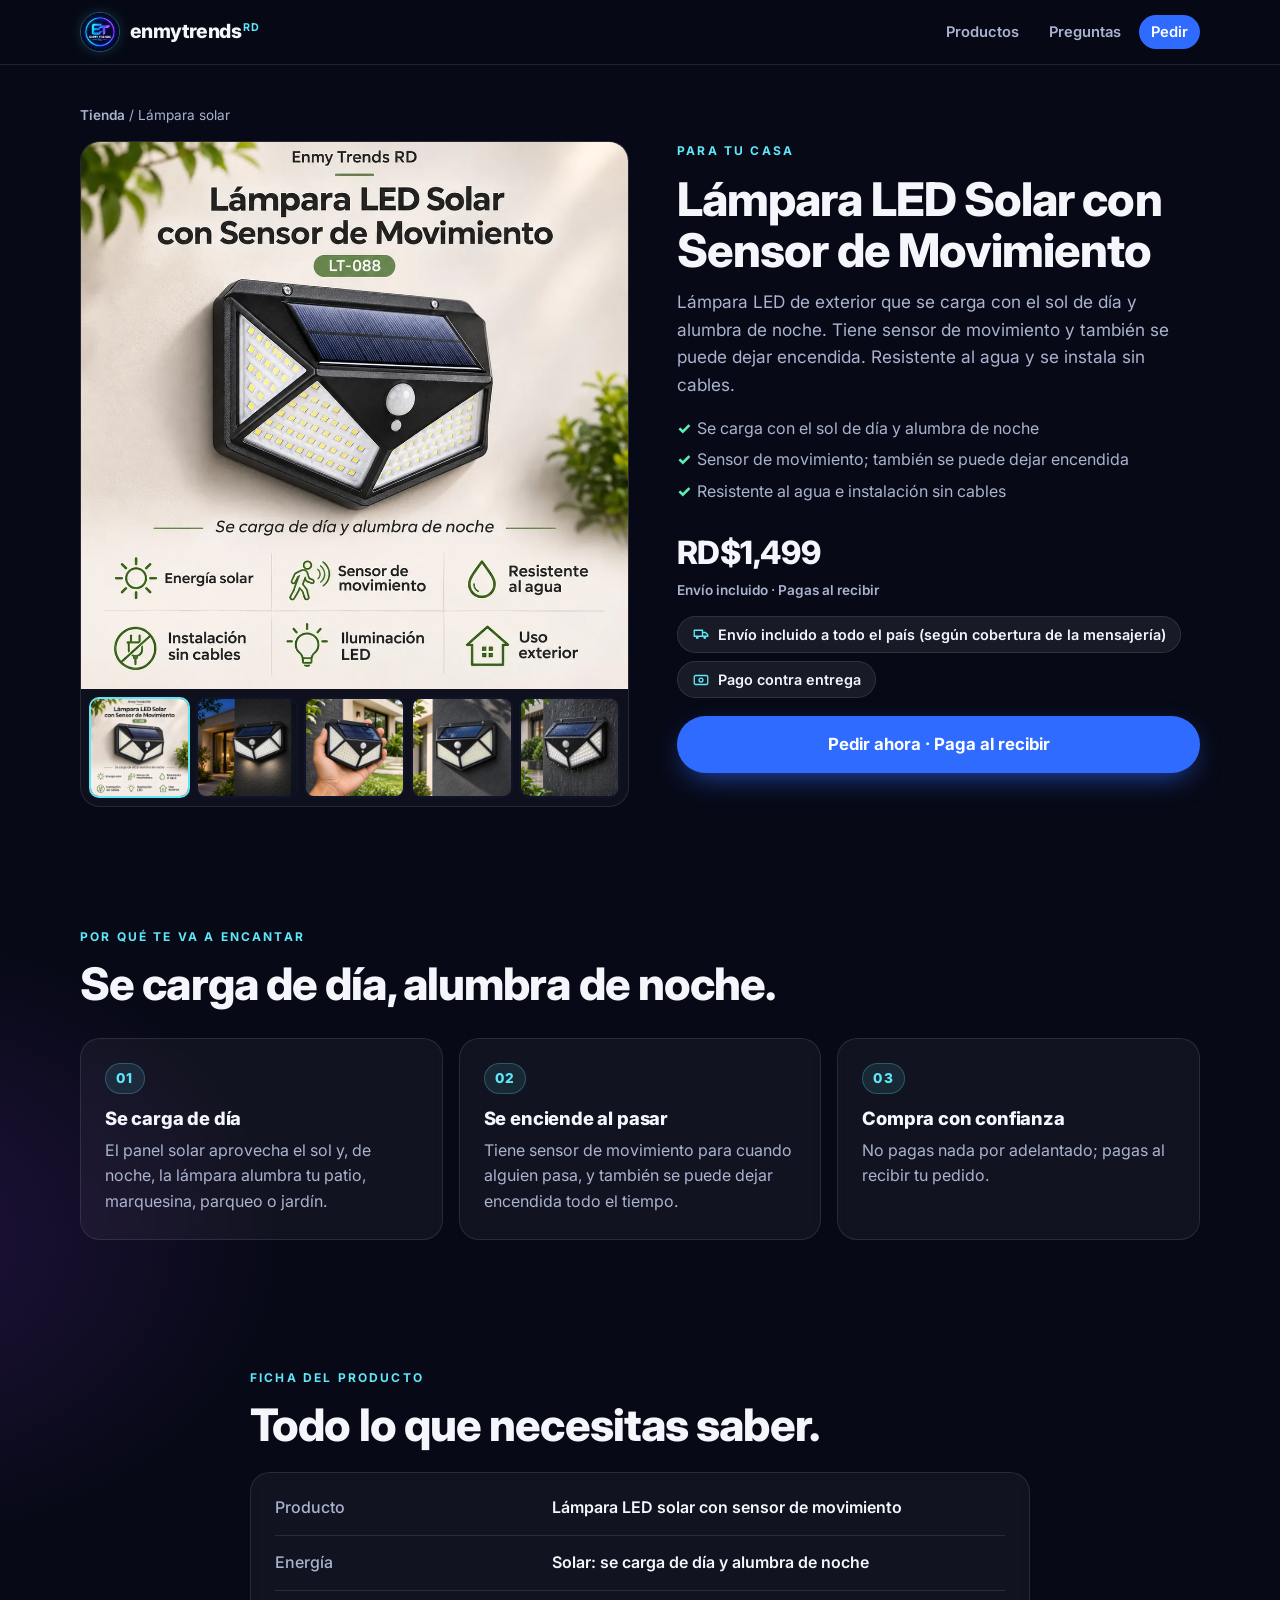
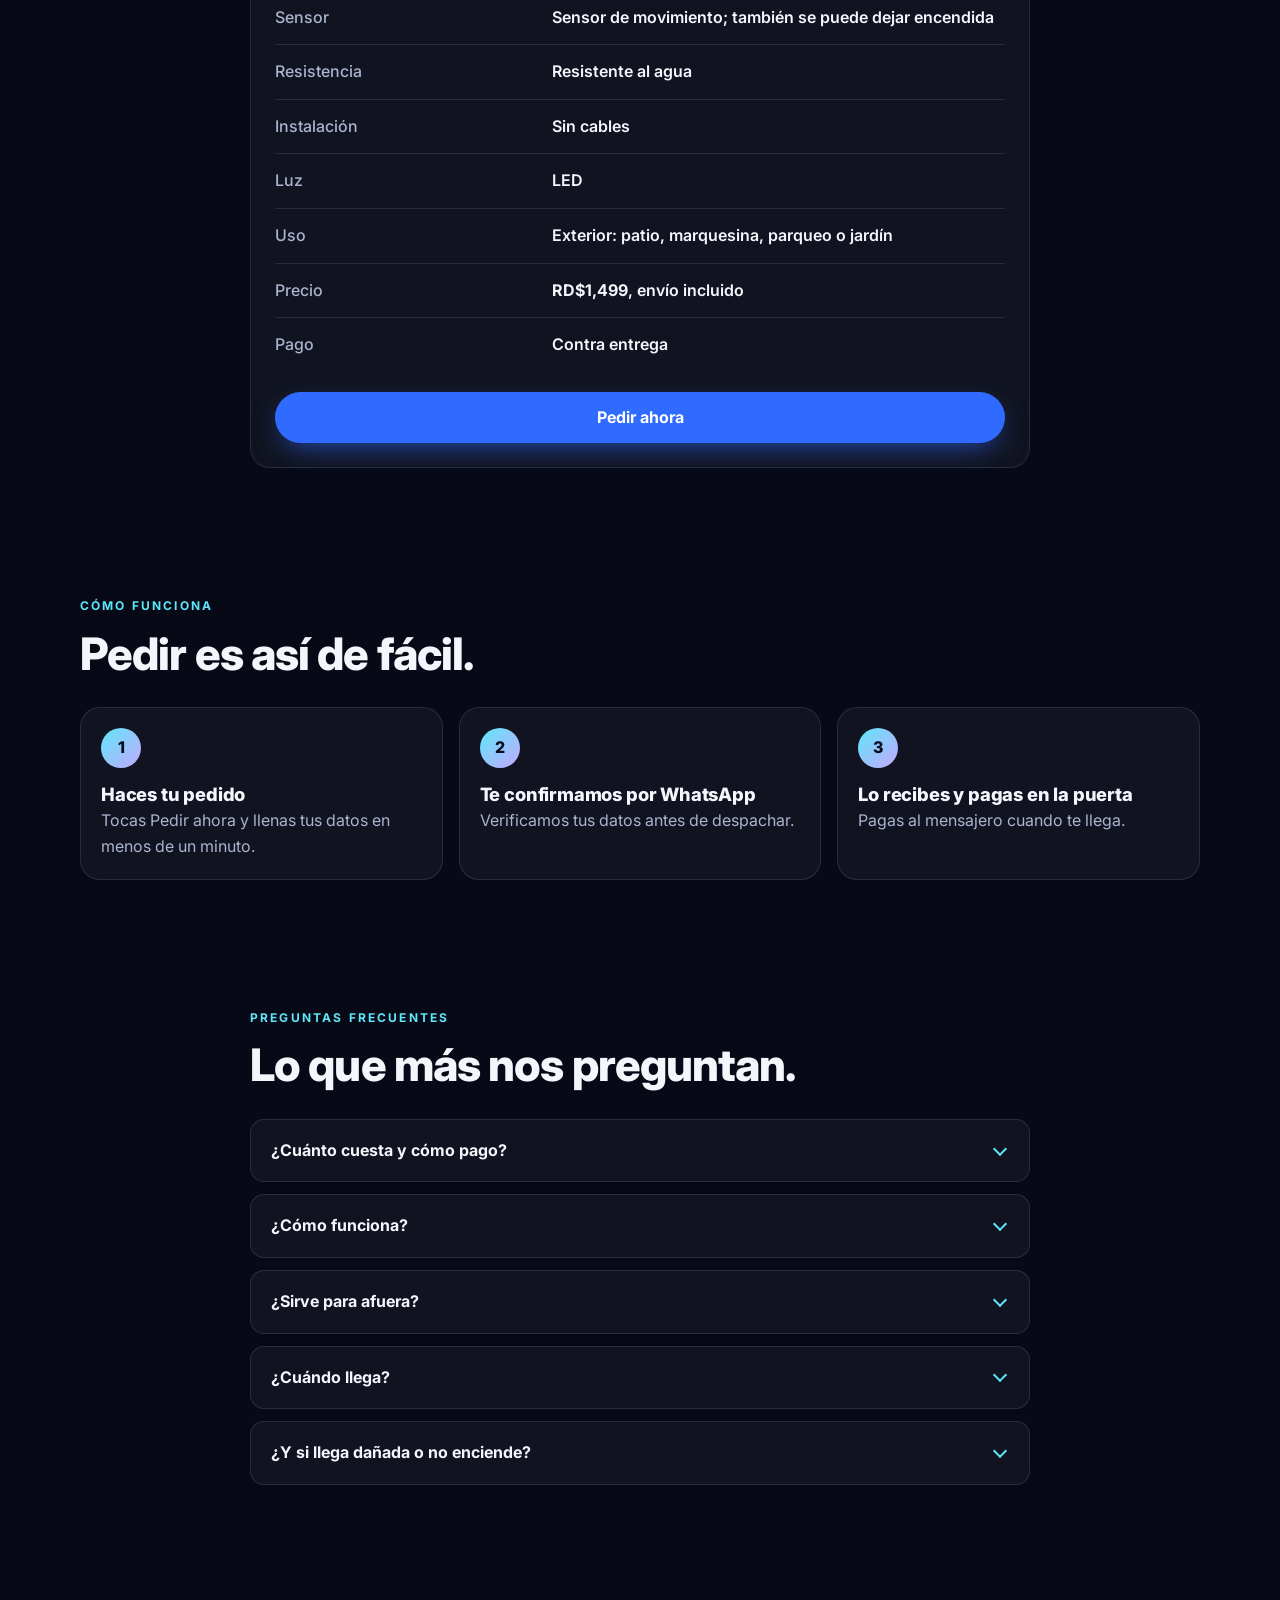
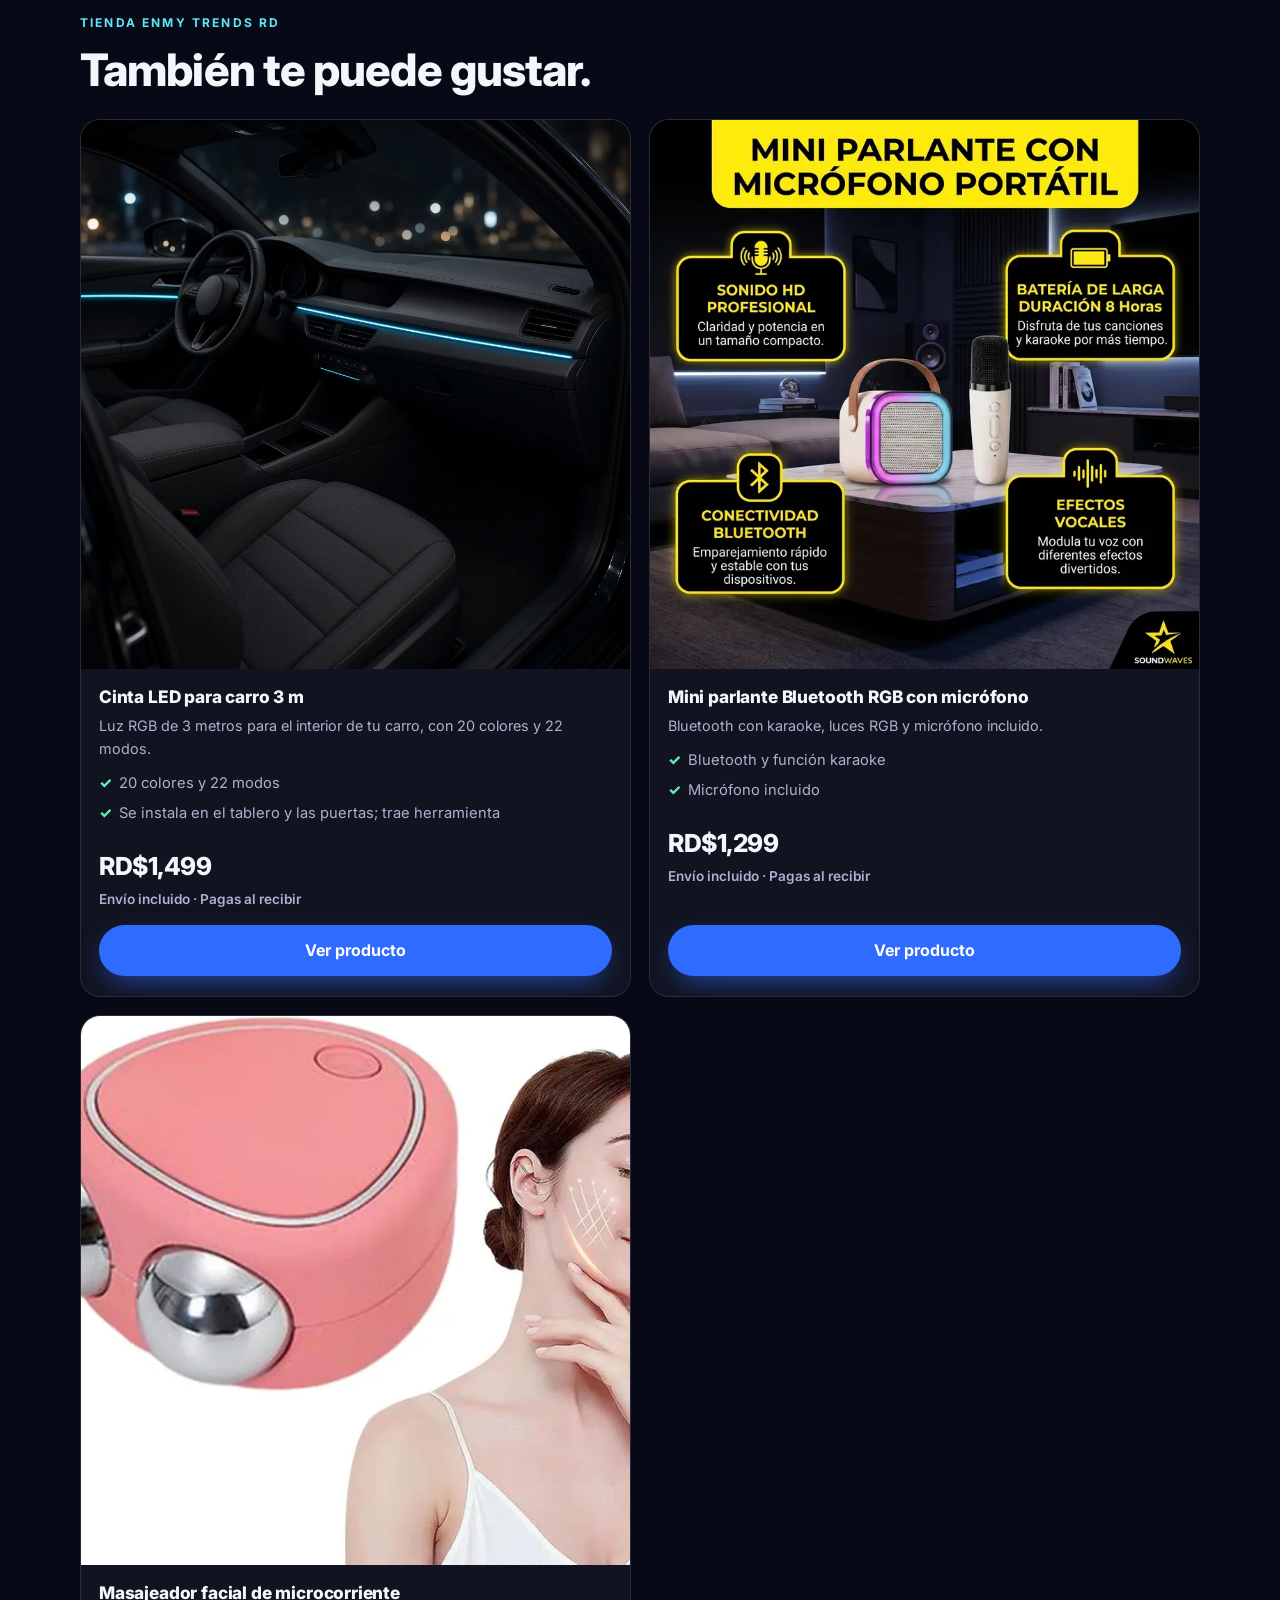
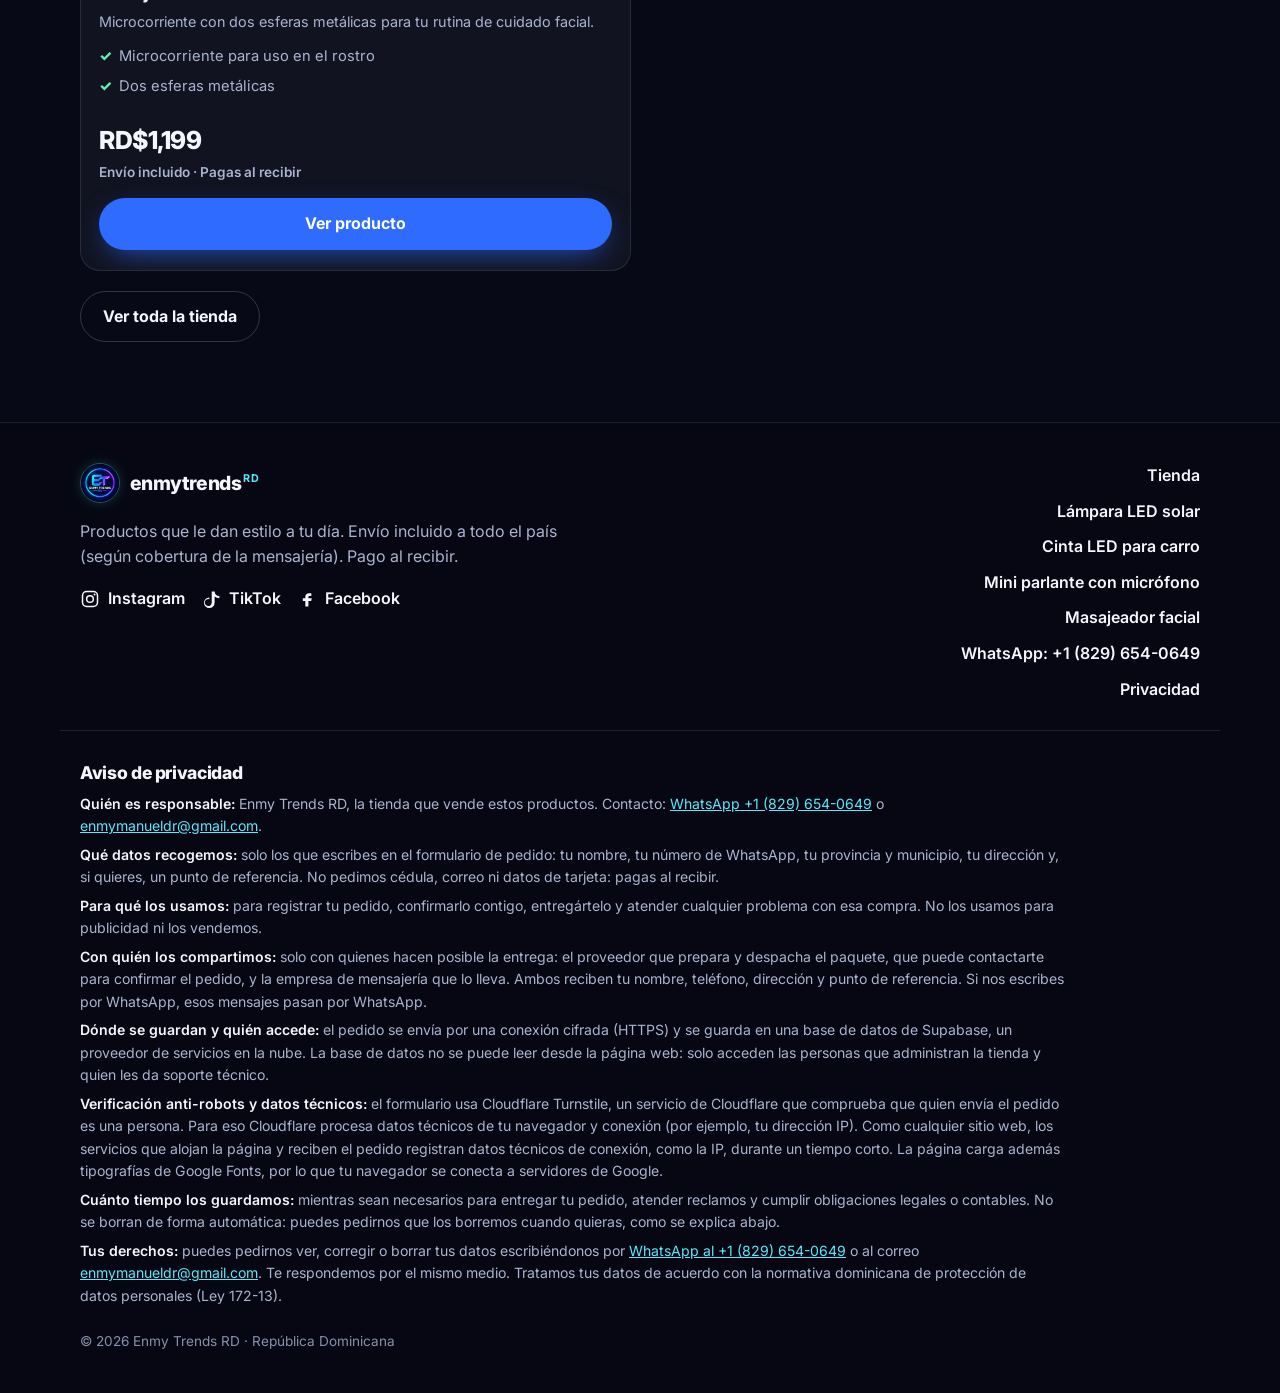
<file: lampara-solar/index.html>
<!doctype html>
<html lang="es-DO">
<head>
  <meta charset="utf-8">
  <meta name="viewport" content="width=device-width, initial-scale=1, viewport-fit=cover">
  <title>Lámpara LED Solar con Sensor de Movimiento · RD$1,499 envío incluido | Enmy Trends RD</title>
  <meta name="description" content="Lámpara LED solar con sensor de movimiento: se carga de día y alumbra de noche. Resistente al agua e instalación sin cables. RD$1,499. Envío incluido a todo el país (según cobertura de la mensajería). Pago contra entrega.">
  <meta name="robots" content="index, follow">
  <meta name="theme-color" content="#070916">
  <meta name="color-scheme" content="dark">
  <link rel="canonical" href="https://enmytrendsrd.com/lampara-solar/">

  <meta property="og:type" content="website">
  <meta property="og:locale" content="es_DO">
  <meta property="og:site_name" content="Enmy Trends RD">
  <meta property="og:url" content="https://enmytrendsrd.com/lampara-solar/">
  <meta property="og:title" content="Lámpara LED Solar con Sensor de Movimiento · RD$1,499 envío incluido | Enmy Trends RD">
  <meta property="og:description" content="Lámpara LED solar con sensor de movimiento: se carga de día y alumbra de noche. Resistente al agua e instalación sin cables. RD$1,499. Envío incluido a todo el país (según cobertura de la mensajería). Pago contra entrega.">
  <meta property="og:image" content="https://enmytrendsrd.com/assets/lampara-solar-portada.webp">
  <meta property="og:image:secure_url" content="https://enmytrendsrd.com/assets/lampara-solar-portada.webp">
  <meta property="og:image:alt" content="Lámpara LED solar con sensor de movimiento, instalada en una pared, con energía solar, sensor, resistencia al agua, instalación sin cables, luz LED y uso exterior">
  <meta name="twitter:card" content="summary_large_image">
  <meta name="twitter:title" content="Lámpara LED Solar con Sensor de Movimiento · RD$1,499 envío incluido | Enmy Trends RD">
  <meta name="twitter:description" content="Lámpara LED solar con sensor de movimiento: se carga de día y alumbra de noche. Resistente al agua e instalación sin cables. RD$1,499. Envío incluido a todo el país (según cobertura de la mensajería). Pago contra entrega.">
  <meta name="twitter:image" content="https://enmytrendsrd.com/assets/lampara-solar-portada.webp">
  <meta name="twitter:image:alt" content="Lámpara LED solar con sensor de movimiento, instalada en una pared, con energía solar, sensor, resistencia al agua, instalación sin cables, luz LED y uso exterior">

  <script type="application/ld+json">
{
  "@context": "https://schema.org",
  "@graph": [
    {
      "@type": "Product",
      "name": "Lámpara LED Solar con Sensor de Movimiento",
      "description": "Lámpara LED de exterior que se carga con el sol de día y alumbra de noche. Tiene sensor de movimiento y también se puede dejar encendida. Resistente al agua y se instala sin cables.",
      "image": [
        "https://enmytrendsrd.com/assets/lampara-solar-portada.webp",
        "https://enmytrendsrd.com/assets/lampara-solar-nocturna.webp",
        "https://enmytrendsrd.com/assets/lampara-solar-en-mano.webp",
        "https://enmytrendsrd.com/assets/lampara-solar-comercial.webp",
        "https://enmytrendsrd.com/assets/lampara-solar-lluvia.webp"
      ],
      "sku": "LAM-001",
      "brand": {
        "@type": "Brand",
        "name": "Enmy Trends RD"
      },
      "offers": {
        "@type": "Offer",
        "url": "https://enmytrendsrd.com/lampara-solar/",
        "price": "1499",
        "priceCurrency": "DOP",
        "availability": "https://schema.org/InStock",
        "itemCondition": "https://schema.org/NewCondition",
        "seller": {
          "@type": "Organization",
          "name": "Enmy Trends RD",
          "url": "https://enmytrendsrd.com/",
          "telephone": "+1-829-654-0649",
          "areaServed": "DO",
          "sameAs": [
            "https://www.instagram.com/enmytrends/",
            "https://www.tiktok.com/@enmytrends",
            "https://www.facebook.com/profile.php?id=61596457679814"
          ]
        }
      }
    },
    {
      "@type": "Organization",
      "name": "Enmy Trends RD",
      "url": "https://enmytrendsrd.com/",
      "telephone": "+1-829-654-0649",
      "areaServed": "DO",
      "sameAs": [
        "https://www.instagram.com/enmytrends/",
        "https://www.tiktok.com/@enmytrends",
        "https://www.facebook.com/profile.php?id=61596457679814"
      ]
    }
  ]
}
  </script>

  <link rel="icon" href="/favicon.ico" sizes="16x16 32x32 48x48">
  <link rel="icon" type="image/png" sizes="32x32" href="/assets/favicon-32.png">
  <link rel="icon" type="image/png" sizes="192x192" href="/assets/icon-192.png">
  <link rel="apple-touch-icon" sizes="180x180" href="/assets/apple-touch-icon.png">
  <link rel="manifest" href="/site.webmanifest">

  <link rel="preconnect" href="https://fonts.googleapis.com">
  <link rel="preconnect" href="https://fonts.gstatic.com" crossorigin>
  <link href="https://fonts.googleapis.com/css2?family=Inter:wght@400;500;600;700;800&display=swap" rel="stylesheet">
  <link rel="preload" as="image" href="/assets/logo-enmytrends.webp" type="image/webp">
  <link rel="preload" as="image" href="/assets/lampara-solar-portada.webp" type="image/webp">
  <link rel="stylesheet" href="/styles.css?v=20261115b">
  <noscript><style>.checkout{position:static;display:block;background:none;overflow:visible}.checkout-panel{margin:0 auto;box-shadow:none}.checkout-back{display:none}</style></noscript>
</head>
<body data-producto="lampara-solar-sensor">
  <a class="skip-link" href="#contenido">Saltar al contenido</a>

  <header class="site-header">
    <div class="container header-inner">
      <a class="logo" href="/" aria-label="Enmy Trends RD, inicio">
        <img class="logo-mark" src="/assets/logo-enmytrends.webp" srcset="/assets/logo-enmytrends.webp 256w, /assets/logo-enmytrends-512.webp 512w" sizes="40px" width="256" height="256" alt="">
        <span class="logo-word">enmytrends<sup>RD</sup></span>
      </a>
      <nav aria-label="Principal">
        <ul class="nav-list">
          <li><a href="/#productos">Productos</a></li>
          <li><a href="#preguntas">Preguntas</a></li>
          <li><a href="#pedido" class="nav-cta" data-cta="nav">Pedir</a></li>
        </ul>
      </nav>
    </div>
  </header>

  <main id="contenido">
    <section class="pdp" aria-labelledby="producto-title">
      <div class="container">
        <p class="crumbs"><a href="/">Tienda</a> <span aria-hidden="true">/</span> Lámpara solar</p>
        <div class="pdp-grid">
          <div class="pgallery" data-gallery>
            <figure class="pgallery-main">
              <img data-gallery-main src="/assets/lampara-solar-portada.webp" width="1024" height="1024" fetchpriority="high"
                   alt="Lámpara LED solar con sensor de movimiento, instalada en una pared, con energía solar, sensor, resistencia al agua, instalación sin cables, luz LED y uso exterior">
            </figure>
            <div class="pgallery-thumbs" role="list">
                <button type="button" role="listitem" data-gallery-thumb aria-current="true" aria-label="Foto 1: portada de la lámpara"
                        data-src="/assets/lampara-solar-portada.webp" data-width="1024" data-height="1024"
                        data-alt="Lámpara LED solar con sensor de movimiento, instalada en una pared, con energía solar, sensor, resistencia al agua, instalación sin cables, luz LED y uso exterior">
                  <img src="/assets/lampara-solar-portada.webp" width="1024" height="1024" alt="" decoding="async">
                </button>
                <button type="button" role="listitem" data-gallery-thumb aria-label="Foto 2: la lámpara alumbrando de noche"
                        data-src="/assets/lampara-solar-nocturna.webp" data-width="1024" data-height="1024"
                        data-alt="Lámpara LED solar encendida de noche, instalada en la pared de una casa, alumbrando la entrada">
                  <img src="/assets/lampara-solar-nocturna.webp" width="1024" height="1024" alt="" loading="lazy" decoding="async">
                </button>
                <button type="button" role="listitem" data-gallery-thumb aria-label="Foto 3: la lámpara en la mano"
                        data-src="/assets/lampara-solar-en-mano.webp" data-width="1024" data-height="1024"
                        data-alt="Una mano sostiene la lámpara LED solar, con el panel solar, el sensor y los paneles de luz, para ver su tamaño">
                  <img src="/assets/lampara-solar-en-mano.webp" width="1024" height="1024" alt="" loading="lazy" decoding="async">
                </button>
                <button type="button" role="listitem" data-gallery-thumb aria-label="Foto 4: la lámpara de día en la pared"
                        data-src="/assets/lampara-solar-comercial.webp" data-width="1024" data-height="1024"
                        data-alt="Lámpara LED solar de día, instalada en una pared, con el panel solar arriba y el sensor al centro">
                  <img src="/assets/lampara-solar-comercial.webp" width="1024" height="1024" alt="" loading="lazy" decoding="async">
                </button>
                <button type="button" role="listitem" data-gallery-thumb aria-label="Foto 5: la lámpara en la lluvia"
                        data-src="/assets/lampara-solar-lluvia.webp" data-width="1024" data-height="1024"
                        data-alt="Lámpara LED solar encendida en la lluvia, con gotas de agua sobre el panel y la carcasa">
                  <img src="/assets/lampara-solar-lluvia.webp" width="1024" height="1024" alt="" loading="lazy" decoding="async">
                </button>
            </div>
          </div>
          <div class="pdp-info">
            <p class="eyebrow">Para tu casa</p>
            <h1 id="producto-title">Lámpara LED Solar con Sensor de Movimiento</h1>
            <p class="lead">Lámpara LED de exterior que se carga con el sol de día y alumbra de noche. Tiene sensor de movimiento y también se puede dejar encendida. Resistente al agua y se instala sin cables.</p>
            <ul class="product-benefits">
            <li>Se carga con el sol de día y alumbra de noche</li>
            <li>Sensor de movimiento; también se puede dejar encendida</li>
            <li>Resistente al agua e instalación sin cables</li>
            </ul>
            <p class="product-price"><strong>RD$1,499</strong> <span>Envío incluido · Pagas al recibir</span></p>
            <ul class="chips" aria-label="Condiciones">
            <li class="chip"><svg aria-hidden="true" viewBox="0 0 24 24"><path d="M3 7h11v8H3zM14 10h4l3 3v2h-7z" fill="none" stroke="currentColor" stroke-width="1.8" stroke-linejoin="round"/><circle cx="7" cy="17" r="1.8" fill="currentColor"/><circle cx="17" cy="17" r="1.8" fill="currentColor"/></svg>Envío incluido a todo el país (según cobertura de la mensajería)</li>
            <li class="chip"><svg aria-hidden="true" viewBox="0 0 24 24"><rect x="3" y="6" width="18" height="12" rx="2" fill="none" stroke="currentColor" stroke-width="1.8"/><circle cx="12" cy="12" r="2.6" fill="none" stroke="currentColor" stroke-width="1.8"/></svg>Pago contra entrega</li>
          </ul>
            <a href="#pedido" class="btn btn-primary btn-lg btn-block" data-cta="hero"><span class="cta-long">Pedir ahora · Paga al recibir</span><span class="cta-short">Pedir ahora</span></a>
            
          </div>
        </div>
      </div>
    </section>

    <section class="section section-tight" id="producto" aria-labelledby="beneficios-title">
      <div class="container">
        <p class="eyebrow">Por qué te va a encantar</p>
        <h2 id="beneficios-title">Se carga de día, alumbra de noche.</h2>
        <div class="cards-3">
          <article class="card">
            <span class="card-num">01</span>
            <h3>Se carga de día</h3>
            <p>El panel solar aprovecha el sol y, de noche, la lámpara alumbra tu patio, marquesina, parqueo o jardín.</p>
          </article>
          <article class="card">
            <span class="card-num">02</span>
            <h3>Se enciende al pasar</h3>
            <p>Tiene sensor de movimiento para cuando alguien pasa, y también se puede dejar encendida todo el tiempo.</p>
          </article>
          <article class="card">
            <span class="card-num">03</span>
            <h3>Compra con confianza</h3>
            <p>No pagas nada por adelantado; pagas al recibir tu pedido.</p>
          </article>
        </div>
      </div>
    </section>

    <section class="section section-tight" aria-labelledby="ficha-title">
      <div class="container narrow">
        <p class="eyebrow">Ficha del producto</p>
        <h2 id="ficha-title">Todo lo que necesitas saber.</h2>
        <div class="card spec-card">
          <table class="spec-table">
            <caption class="sr-only">Especificaciones: Lámpara LED Solar con Sensor de Movimiento</caption>
            <tbody>
              <tr><th scope="row">Producto</th><td>Lámpara LED solar con sensor de movimiento</td></tr>
              <tr><th scope="row">Energía</th><td>Solar: se carga de día y alumbra de noche</td></tr>
              <tr><th scope="row">Sensor</th><td>Sensor de movimiento; también se puede dejar encendida</td></tr>
              <tr><th scope="row">Resistencia</th><td>Resistente al agua</td></tr>
              <tr><th scope="row">Instalación</th><td>Sin cables</td></tr>
              <tr><th scope="row">Luz</th><td>LED</td></tr>
              <tr><th scope="row">Uso</th><td>Exterior: patio, marquesina, parqueo o jardín</td></tr>
              <tr><th scope="row">Precio</th><td><strong>RD$1,499</strong>, envío incluido</td></tr>
              <tr><th scope="row">Pago</th><td>Contra entrega</td></tr>
            </tbody>
          </table>
          <a href="#pedido" class="btn btn-primary btn-block" data-cta="spec"><span class="cta-long">Pedir ahora</span><span class="cta-short">Pedir ahora</span></a>
        </div>
      </div>
    </section>

    <section class="section section-tight" aria-labelledby="pasos-title">
      <div class="container">
        <p class="eyebrow">Cómo funciona</p>
        <h2 id="pasos-title">Pedir es así de fácil.</h2>
        <ol class="steps">
          <li class="step"><span class="step-num" aria-hidden="true">1</span><div><h3>Haces tu pedido</h3><p>Tocas Pedir ahora y llenas tus datos en menos de un minuto.</p></div></li>
          <li class="step"><span class="step-num" aria-hidden="true">2</span><div><h3>Te confirmamos por WhatsApp</h3><p>Verificamos tus datos antes de despachar.</p></div></li>
          <li class="step"><span class="step-num" aria-hidden="true">3</span><div><h3>Lo recibes y pagas en la puerta</h3><p>Pagas al mensajero cuando te llega.</p></div></li>
        </ol>
      </div>
    </section>

    <section class="section section-tight" id="preguntas" aria-labelledby="faq-title">
      <div class="container narrow">
        <p class="eyebrow">Preguntas frecuentes</p>
        <h2 id="faq-title">Lo que más nos preguntan.</h2>
        <div class="faq">
          <details>
            <summary>¿Cuánto cuesta y cómo pago?</summary>
            <p>RD$1,499 con envío incluido. Pagas contra entrega, cuando el mensajero te entrega el paquete.</p>
          </details>
          <details>
            <summary>¿Cómo funciona?</summary>
            <p>Se carga con el sol de día y alumbra de noche. Tiene sensor de movimiento y también se puede dejar encendida todo el tiempo.</p>
          </details>
          <details>
            <summary>¿Sirve para afuera?</summary>
            <p>Sí. Es para uso exterior — patio, marquesina, parqueo o jardín —, resistente al agua y se instala sin cables. Si tienes dudas antes de pedir, <a class="wa-link" href="https://wa.me/18296540649" target="_blank" rel="noopener">escríbenos por WhatsApp</a>.</p>
          </details>
          <details>
            <summary>¿Cuándo llega?</summary>
            <p>Envío incluido a todo el país (según cobertura de la mensajería). El tiempo de entrega depende de tu provincia; te lo confirmamos por WhatsApp antes del envío. Tu pedido queda pendiente hasta que lo confirmemos contigo por WhatsApp.</p>
          </details>
          <details>
            <summary>¿Y si llega dañada o no enciende?</summary>
            <p>Si tu lámpara llega dañada o no enciende, escríbenos por WhatsApp dentro de las primeras 48 horas con un video y te indicamos la solución disponible.</p>
          </details>
        </div>
      </div>
    </section>

    <section class="section section-tight" id="relacionados" aria-labelledby="relacionados-title">
      <div class="container">
        <p class="eyebrow">Tienda Enmy Trends RD</p>
        <h2 id="relacionados-title">También te puede gustar.</h2>
        <div class="related-grid">

          <article class="product-card" id="producto-led-auto-rgb">
            <a class="card-link" href="/cinta-led/" tabindex="-1" aria-hidden="true">
              <img src="/assets/cinta-led-portada.webp" width="1024" height="1024" alt="Interior de un carro de noche con una línea de luz cian en el tablero y un tramo de la puerta" loading="lazy" decoding="async">
            </a>
            <div class="product-body">
              <h3><a href="/cinta-led/">Cinta LED para carro 3 m</a></h3>
              <p class="product-lead">Luz RGB de 3 metros para el interior de tu carro, con 20 colores y 22 modos.</p>
              <ul class="product-benefits"><li>20 colores y 22 modos</li><li>Se instala en el tablero y las puertas; trae herramienta</li></ul>
              <p class="product-price"><strong>RD$1,499</strong> <span>Envío incluido · Pagas al recibir</span></p>
              <a href="/cinta-led/" class="btn btn-primary btn-block">Ver producto</a>
            </div>
          </article>

          <article class="product-card" id="producto-parlante-rgb-micro">
            <a class="card-link" href="/parlante/" tabindex="-1" aria-hidden="true">
              <img src="/assets/parlante-rgb-01.webp" width="788" height="800" alt="Mini parlante con luces RGB y micrófono portátil sobre una mesa, en una sala" loading="lazy" decoding="async">
            </a>
            <div class="product-body">
              <h3><a href="/parlante/">Mini parlante Bluetooth RGB con micrófono</a></h3>
              <p class="product-lead">Bluetooth con karaoke, luces RGB y micrófono incluido.</p>
              <ul class="product-benefits"><li>Bluetooth y función karaoke</li><li>Micrófono incluido</li></ul>
              <p class="product-price"><strong>RD$1,299</strong> <span>Envío incluido · Pagas al recibir</span></p>
              <a href="/parlante/" class="btn btn-primary btn-block">Ver producto</a>
            </div>
          </article>

          <article class="product-card" id="producto-masajeador-facial">
            <a class="card-link" href="/masajeador/" tabindex="-1" aria-hidden="true">
              <img src="/assets/masajeador-01.webp" width="800" height="624" alt="Masajeador facial rosado con dos esferas metálicas, junto a una persona usándolo en el rostro" loading="lazy" decoding="async">
            </a>
            <div class="product-body">
              <h3><a href="/masajeador/">Masajeador facial de microcorriente</a></h3>
              <p class="product-lead">Microcorriente con dos esferas metálicas para tu rutina de cuidado facial.</p>
              <ul class="product-benefits"><li>Microcorriente para uso en el rostro</li><li>Dos esferas metálicas</li></ul>
              <p class="product-price"><strong>RD$1,199</strong> <span>Envío incluido · Pagas al recibir</span></p>
              <a href="/masajeador/" class="btn btn-primary btn-block">Ver producto</a>
            </div>
          </article>

        </div>
        <p style="margin-top:20px"><a class="btn btn-ghost" href="/">Ver toda la tienda</a></p>
      </div>
    </section>
  </main>

  <footer class="site-footer">
    <div class="container footer-inner">
      <div>
        <p class="logo footer-logo">
          <img class="logo-mark" src="/assets/logo-enmytrends.webp" width="256" height="256" alt="" decoding="async">
          <span class="logo-word">enmytrends<sup>RD</sup></span>
        </p>
        <p class="footer-text">Productos que le dan estilo a tu día. Envío incluido a todo el país (según cobertura de la mensajería). Pago al recibir.</p>
        <ul class="footer-social">
          <li><a href="https://www.instagram.com/enmytrends/" target="_blank" rel="noopener" aria-label="Enmy Trends en Instagram"><svg aria-hidden="true" viewBox="0 0 24 24" width="20" height="20"><rect x="3" y="3" width="18" height="18" rx="5" fill="none" stroke="currentColor" stroke-width="1.8"/><circle cx="12" cy="12" r="4" fill="none" stroke="currentColor" stroke-width="1.8"/><circle cx="17.5" cy="6.5" r="1.2" fill="currentColor"/></svg><span>Instagram</span></a></li>
          <li><a href="https://www.tiktok.com/@enmytrends" target="_blank" rel="noopener" aria-label="Enmy Trends en TikTok"><svg aria-hidden="true" viewBox="0 0 24 24" width="20" height="20"><path fill="currentColor" d="M14.2 3h2.15A6.2 6.2 0 0 0 22 8.7V11a8.3 8.3 0 0 1-5.65-2.15V16.4A6.4 6.4 0 1 1 10 10.1v2.25a4.15 4.15 0 1 0 2.85 3.95V3z"/></svg><span>TikTok</span></a></li>
          <li><a href="https://www.facebook.com/profile.php?id=61596457679814" target="_blank" rel="noopener" aria-label="Enmy Trends en Facebook"><svg aria-hidden="true" viewBox="0 0 24 24" width="20" height="20"><path fill="currentColor" d="M14 8.5h3.2V5h-3.2C11.7 5 10 6.7 10 9.2V11H7v3.5h3V21h3.7v-6.5H17L17.8 11H13.7V9.2c0-.5.3-.7.8-.7z"/></svg><span>Facebook</span></a></li>
        </ul>
      </div>
      <ul class="footer-links">
        <li><a href="/">Tienda</a></li>
        <li><a href="/lampara-solar/">Lámpara LED solar</a></li>
        <li><a href="/cinta-led/">Cinta LED para carro</a></li>
        <li><a href="/parlante/">Mini parlante con micrófono</a></li>
        <li><a href="/masajeador/">Masajeador facial</a></li>
        <li><a class="wa-link" href="https://wa.me/18296540649" target="_blank" rel="noopener">WhatsApp: +1 (829) 654-0649</a></li>
        <li><a href="#privacidad">Privacidad</a></li>
      </ul>
    </div>
    <section class="container privacy" id="privacidad" aria-labelledby="privacidad-title">
      <h2 id="privacidad-title">Aviso de privacidad</h2>
      <p><strong>Quién es responsable:</strong> Enmy Trends RD, la tienda que vende estos productos. Contacto: <a class="wa-link" href="https://wa.me/18296540649" target="_blank" rel="noopener">WhatsApp +1 (829) 654-0649</a> o <a href="mailto:enmymanueldr@gmail.com">enmymanueldr@gmail.com</a>.</p>
      <p><strong>Qué datos recogemos:</strong> solo los que escribes en el formulario de pedido: tu nombre, tu número de WhatsApp, tu provincia y municipio, tu dirección y, si quieres, un punto de referencia. No pedimos cédula, correo ni datos de tarjeta: pagas al recibir.</p>
      <p><strong>Para qué los usamos:</strong> para registrar tu pedido, confirmarlo contigo, entregártelo y atender cualquier problema con esa compra. No los usamos para publicidad ni los vendemos.</p>
      <p><strong>Con quién los compartimos:</strong> solo con quienes hacen posible la entrega: el proveedor que prepara y despacha el paquete, que puede contactarte para confirmar el pedido, y la empresa de mensajería que lo lleva. Ambos reciben tu nombre, teléfono, dirección y punto de referencia. Si nos escribes por WhatsApp, esos mensajes pasan por WhatsApp.</p>
      <p><strong>Dónde se guardan y quién accede:</strong> el pedido se envía por una conexión cifrada (HTTPS) y se guarda en una base de datos de Supabase, un proveedor de servicios en la nube. La base de datos no se puede leer desde la página web: solo acceden las personas que administran la tienda y quien les da soporte técnico.</p>
      <p><strong>Verificación anti-robots y datos técnicos:</strong> el formulario usa Cloudflare Turnstile, un servicio de Cloudflare que comprueba que quien envía el pedido es una persona. Para eso Cloudflare procesa datos técnicos de tu navegador y conexión (por ejemplo, tu dirección IP). Como cualquier sitio web, los servicios que alojan la página y reciben el pedido registran datos técnicos de conexión, como la IP, durante un tiempo corto. La página carga además tipografías de Google Fonts, por lo que tu navegador se conecta a servidores de Google.</p>
      <p><strong>Cuánto tiempo los guardamos:</strong> mientras sean necesarios para entregar tu pedido, atender reclamos y cumplir obligaciones legales o contables. No se borran de forma automática: puedes pedirnos que los borremos cuando quieras, como se explica abajo.</p>
      <p><strong>Tus derechos:</strong> puedes pedirnos ver, corregir o borrar tus datos escribiéndonos por <a class="wa-link" href="https://wa.me/18296540649" target="_blank" rel="noopener">WhatsApp al +1 (829) 654-0649</a> o al correo <a href="mailto:enmymanueldr@gmail.com">enmymanueldr@gmail.com</a>. Te respondemos por el mismo medio. Tratamos tus datos de acuerdo con la normativa dominicana de protección de datos personales (Ley 172-13).</p>
    </section>
    <div class="container footer-bottom">
      <p>© <span id="year">2026</span> Enmy Trends RD · República Dominicana</p>
    </div>
  </footer>

  <section class="checkout order-section" id="pedido" aria-labelledby="pedido-title">
    <div class="checkout-panel">
      <div class="checkout-top">
        <a href="./" class="checkout-back" id="checkout-back" data-checkout-close aria-label="Volver al producto"><svg aria-hidden="true" viewBox="0 0 24 24" width="22" height="22"><path d="M15 5l-7 7 7 7" fill="none" stroke="currentColor" stroke-width="2.2" stroke-linecap="round" stroke-linejoin="round"/></svg><span>Volver</span></a>
        <h2 id="pedido-title" class="checkout-title">Tu pedido</h2>
        <span class="checkout-badge">Pagas al recibir</span>
      </div>
      <div class="checkout-body">
        <div class="checkout-product summary-card" id="checkout-product">
          <img id="summary-photo" src="/assets/lampara-solar-portada.webp" width="1024" height="1024" decoding="async" alt="">
          <div class="checkout-product-info">
            <p class="summary-name" id="summary-name">Lámpara LED Solar con Sensor de Movimiento</p>
            <p class="summary-meta" id="summary-meta">Uso exterior · envío incluido</p>
            <p class="summary-unit"><strong id="summary-price">RD$1,499</strong> <span>c/u · envío incluido</span></p>
          </div>
        </div>
        <ul class="summary-points">
          <li>Envío incluido</li>
          <li>Pagas al recibir</li>
          <li>Te confirmamos por WhatsApp</li>
        </ul>
        <div class="form-card checkout-form">
          <div class="orders-closed" id="orders-closed" tabindex="-1">
            <p class="oc-title">Los pedidos abren muy pronto.</p>
            <p>¿Tienes preguntas? <a class="wa-link" href="https://wa.me/18296540649" target="_blank" rel="noopener">Escríbenos por WhatsApp</a></p>
          </div>
          <div class="wa-notice" id="wa-notice" hidden>
            <p><strong>Tu pedido se envía por WhatsApp.</strong> Te lo confirmamos por mensaje antes de despachar. Al enviarlo, compartes estos datos con Enmy Trends RD a través de WhatsApp.</p>
          </div>
          <form id="order-form" novalidate>
            <fieldset class="order-fields" id="order-fields" disabled>
            <legend class="sr-only">Datos de entrega</legend>
            <div class="field qty-field">
              <label id="qty-label" for="f-cantidad">Cantidad</label>
              <div class="qty-control" role="group" aria-labelledby="qty-label">
                <button type="button" class="qty-btn" id="qty-minus" aria-label="Quitar una unidad" aria-controls="f-cantidad" disabled>−</button>
                <input id="f-cantidad" name="cantidad" type="number" inputmode="numeric" min="1" max="5" step="1" value="1" required autocomplete="off" aria-describedby="h-cantidad e-cantidad">
                <button type="button" class="qty-btn" id="qty-plus" aria-label="Agregar una unidad" aria-controls="f-cantidad">+</button>
              </div>
              <p class="hint" id="h-cantidad">Máximo 5 unidades por pedido. Para más, <a class="wa-link" href="https://wa.me/18296540649" target="_blank" rel="noopener">escríbenos por WhatsApp</a>.</p>
              <p class="error" id="e-cantidad" aria-live="polite"></p>
            </div>
            <div class="field">
              <label for="f-nombre">Nombre completo</label>
              <input id="f-nombre" name="nombre" type="text" autocomplete="name" required minlength="3" maxlength="100" aria-describedby="e-nombre">
              <p class="error" id="e-nombre" aria-live="polite"></p>
            </div>
            <div class="field">
              <label for="f-whatsapp">WhatsApp</label>
              <input id="f-whatsapp" name="whatsapp" type="tel" inputmode="tel" autocomplete="tel-national" placeholder="809-000-0000" required maxlength="20" aria-describedby="h-whatsapp e-whatsapp">
              <p class="hint" id="h-whatsapp">Número de 10 dígitos que empiece con 809, 829 u 849.</p>
              <p class="error" id="e-whatsapp" aria-live="polite"></p>
            </div>
            <div class="field-row">
              <div class="field">
                <label for="f-provincia">Provincia</label>
                <select id="f-provincia" name="provincia" required aria-describedby="e-provincia">
                  <option value="">Selecciona tu provincia</option>
                  <option value="Azua">Azua</option>
                  <option value="Bahoruco">Bahoruco</option>
                  <option value="Barahona">Barahona</option>
                  <option value="Dajabón">Dajabón</option>
                  <option value="Distrito Nacional">Distrito Nacional</option>
                  <option value="Duarte">Duarte</option>
                  <option value="El Seibo">El Seibo</option>
                  <option value="Elías Piña">Elías Piña</option>
                  <option value="Espaillat">Espaillat</option>
                  <option value="Hato Mayor">Hato Mayor</option>
                  <option value="Hermanas Mirabal">Hermanas Mirabal</option>
                  <option value="Independencia">Independencia</option>
                  <option value="La Altagracia">La Altagracia</option>
                  <option value="La Romana">La Romana</option>
                  <option value="La Vega">La Vega</option>
                  <option value="María Trinidad Sánchez">María Trinidad Sánchez</option>
                  <option value="Monseñor Nouel">Monseñor Nouel</option>
                  <option value="Monte Cristi">Monte Cristi</option>
                  <option value="Monte Plata">Monte Plata</option>
                  <option value="Pedernales">Pedernales</option>
                  <option value="Peravia">Peravia</option>
                  <option value="Puerto Plata">Puerto Plata</option>
                  <option value="Samaná">Samaná</option>
                  <option value="San Cristóbal">San Cristóbal</option>
                  <option value="San José de Ocoa">San José de Ocoa</option>
                  <option value="San Juan">San Juan</option>
                  <option value="San Pedro de Macorís">San Pedro de Macorís</option>
                  <option value="Sánchez Ramírez">Sánchez Ramírez</option>
                  <option value="Santiago">Santiago</option>
                  <option value="Santiago Rodríguez">Santiago Rodríguez</option>
                  <option value="Santo Domingo">Santo Domingo</option>
                  <option value="Valverde">Valverde</option>
                </select>
                <p class="error" id="e-provincia" aria-live="polite"></p>
              </div>
              <div class="field">
                <label for="f-municipio">Municipio</label>
                <select id="f-municipio" name="municipio" autocomplete="address-level2" required aria-describedby="e-municipio">
                  <option value="" selected disabled>Elige primero tu provincia</option>
                </select>
                <p class="error" id="e-municipio" aria-live="polite"></p>
              </div>
            </div>
            <div class="field">
              <label for="f-direccion">Dirección</label>
              <input id="f-direccion" name="direccion" type="text" autocomplete="street-address" placeholder="Sector, calle, número y apartamento" required minlength="8" maxlength="250" aria-describedby="e-direccion">
              <p class="error" id="e-direccion" aria-live="polite"></p>
            </div>
            <div class="field">
              <label for="f-referencia">Punto de referencia <span class="optional">(opcional)</span></label>
              <input id="f-referencia" name="referencia" type="text" autocomplete="off" placeholder="Ej.: frente al colmado, casa verde" maxlength="200" aria-describedby="h-referencia e-referencia">
              <p class="hint" id="h-referencia">Máximo 200 caracteres, sin los signos &lt; ni &gt;.</p>
              <p class="error" id="e-referencia" aria-live="polite"></p>
            </div>
            <div class="field turnstile-slot" id="turnstile-slot" hidden></div>
            <p class="order-total" id="order-total" aria-live="polite">
              <span class="order-total-label">Total</span>
              <strong id="order-total-value">RD$1,499</strong>
              <span class="order-total-note">envío incluido</span>
            </p>
            <button type="submit" class="btn btn-primary btn-block btn-lg" id="submit-btn" aria-describedby="order-total consent-note">Pedidos muy pronto</button>
            <p class="privacy-note consent-note" id="consent-note">Al confirmar tu pedido aceptas que usemos los datos de este formulario para gestionarlo y entregarlo, y que los compartamos con el proveedor y la mensajería, según nuestro <a href="#privacidad">aviso de privacidad</a>.</p>
            <p class="error" id="submit-error" role="alert"></p>
            </fieldset>
            <p class="form-foot" id="form-foot">Los pedidos en línea abren muy pronto.</p>
          </form>

          <div class="form-state" id="state-preview" hidden tabindex="-1">
            <p class="state-eyebrow" id="preview-eyebrow">Demostración</p>
            <h3 id="preview-title">Resumen de tu pedido</h3>
            <dl class="preview-list" id="preview-list"></dl>
            <p class="state-note" id="preview-note">Esto es una demostración: todavía no estamos recibiendo pedidos por esta página y este pedido no se envió. Los pedidos abren muy pronto.</p>
            <div class="state-actions">
              <a class="btn btn-primary btn-block" id="preview-wa" href="https://wa.me/18296540649" target="_blank" rel="noopener" hidden>Enviar pedido por WhatsApp</a>
              <button type="button" class="btn btn-ghost btn-block" id="preview-edit">Editar datos</button>
              <p class="preview-help">¿Tienes preguntas? <a class="wa-link" href="https://wa.me/18296540649" target="_blank" rel="noopener">Escríbenos por WhatsApp</a></p>
            </div>
          </div>

          <div class="form-state" id="state-success" hidden tabindex="-1">
            <div class="success-icon" aria-hidden="true">✓</div>
            <h3 id="success-title">¡Pedido recibido!</h3>
            <p>Te escribiremos por WhatsApp para confirmar tu dirección. Pagas al recibir.</p>
            <div class="state-actions">
              <button type="button" class="btn btn-primary btn-block" id="success-close" data-checkout-close>Volver al producto</button>
              <a class="btn btn-ghost btn-block" href="/">Ir a la tienda</a>
            </div>
          </div>
        <p class="summary-eta">Envío incluido a todo el país (según cobertura de la mensajería). El tiempo de entrega depende de tu provincia; te lo confirmamos por WhatsApp antes del envío.</p>
      </div>
    </div>
  </section>

  <div class="sticky-bar" id="sticky-bar" aria-hidden="false">
    <p class="sticky-price"><strong id="sticky-price">RD$1,499</strong><span id="sticky-meta">Lámpara solar · Envío incluido</span></p>
    <a href="#pedido" class="btn btn-primary" data-cta="sticky"><span class="cta-long">Pedir ahora · Paga al recibir</span><span class="cta-short">Pedir ahora</span></a>
  </div>

  <script src="/locations.js?v=20261115b" defer></script>
  <script src="/script.js?v=20261115b" defer></script>
  <!-- Cloudflare Web Analytics --><script type='module' src='https://static.cloudflareinsights.com/beacon.min.js' data-cf-beacon='{"token": "47fd88a6245449f6abf4c5e001e17d7c"}'></script><!-- End Cloudflare Web Analytics -->
</body>
</html>
</file>
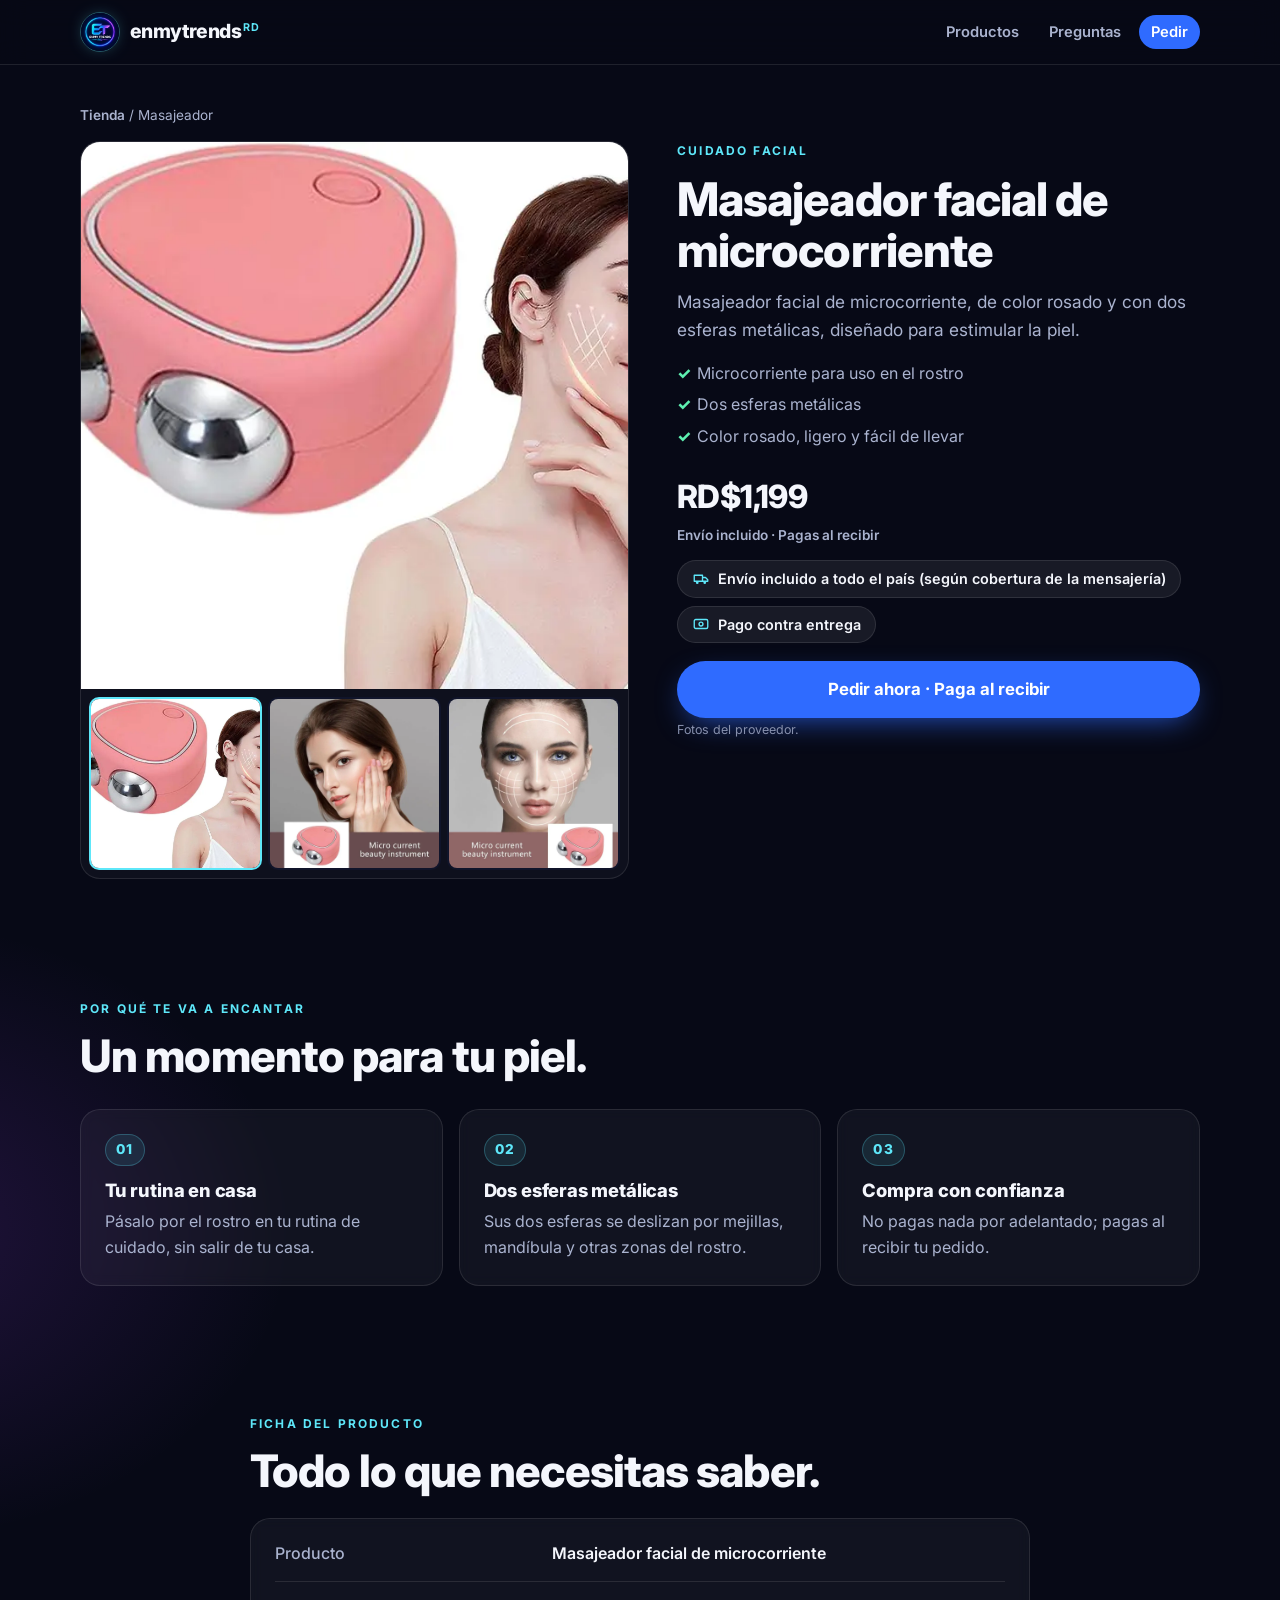
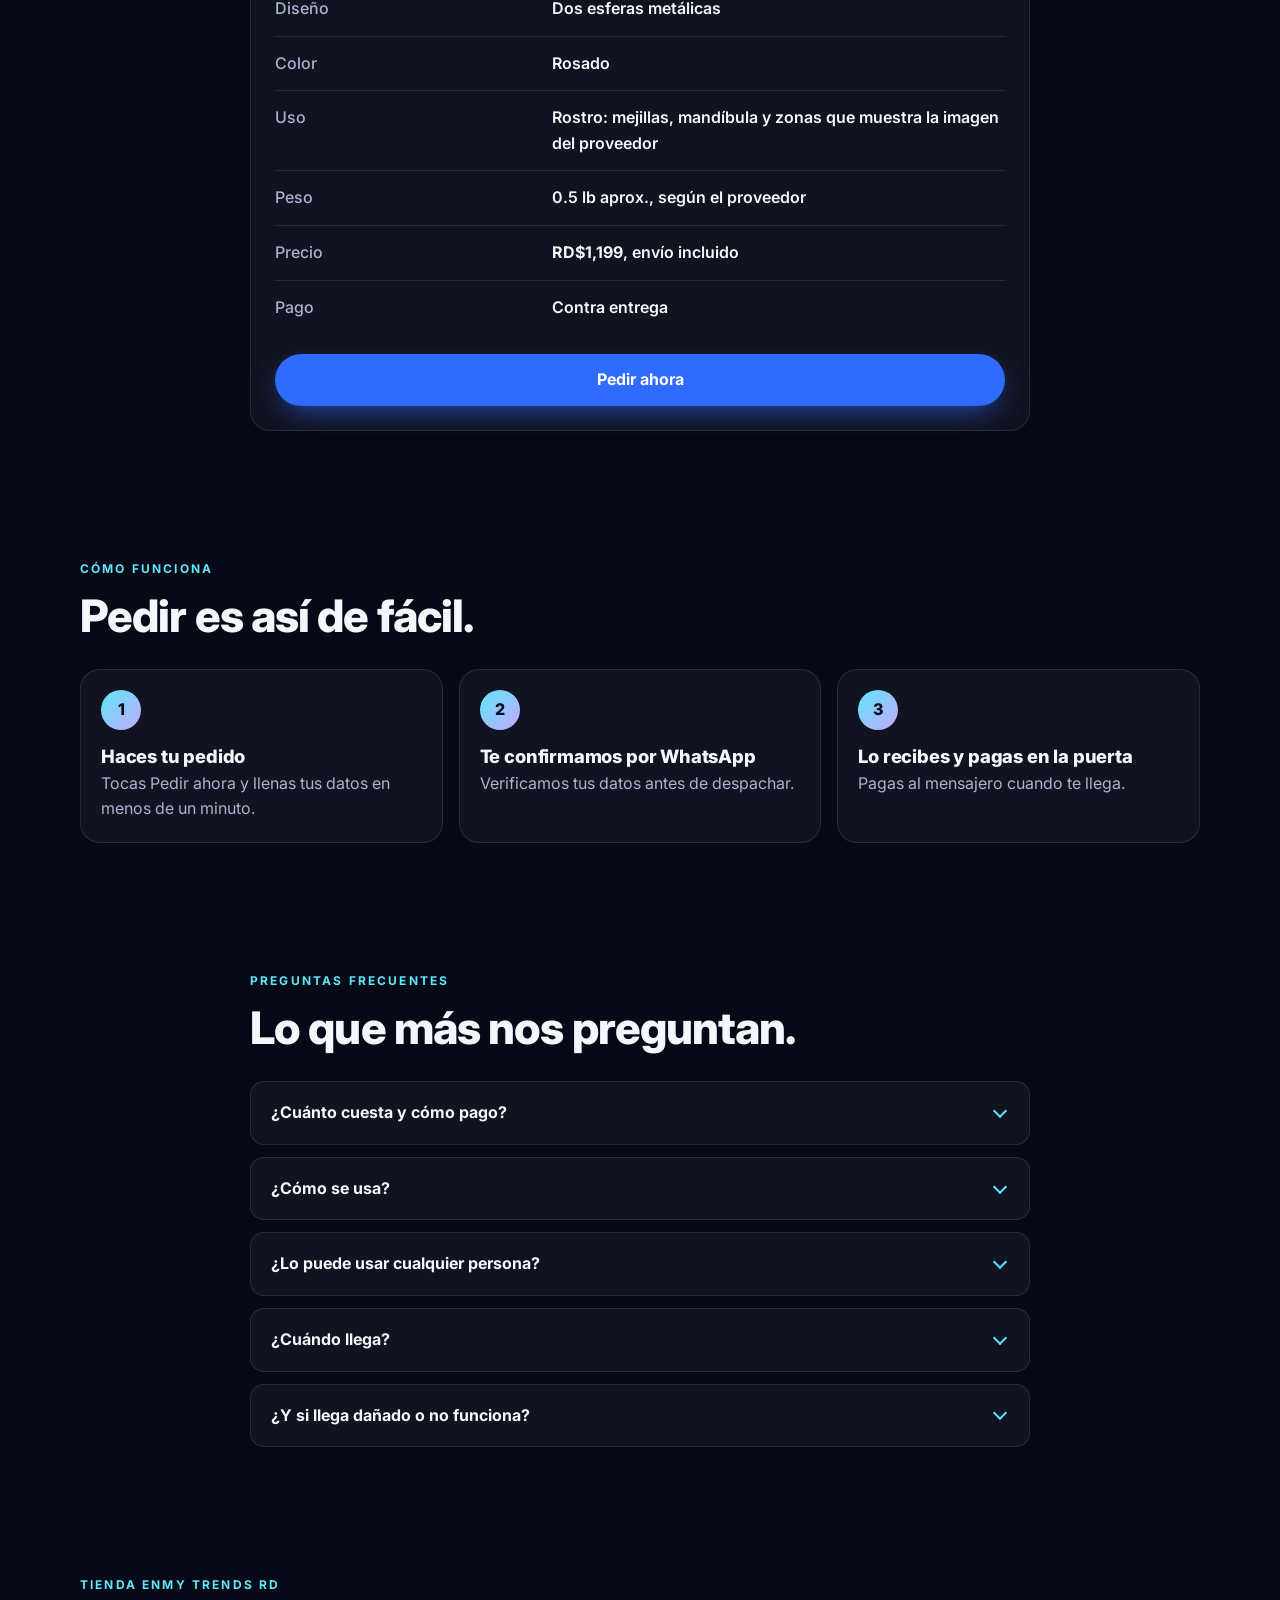
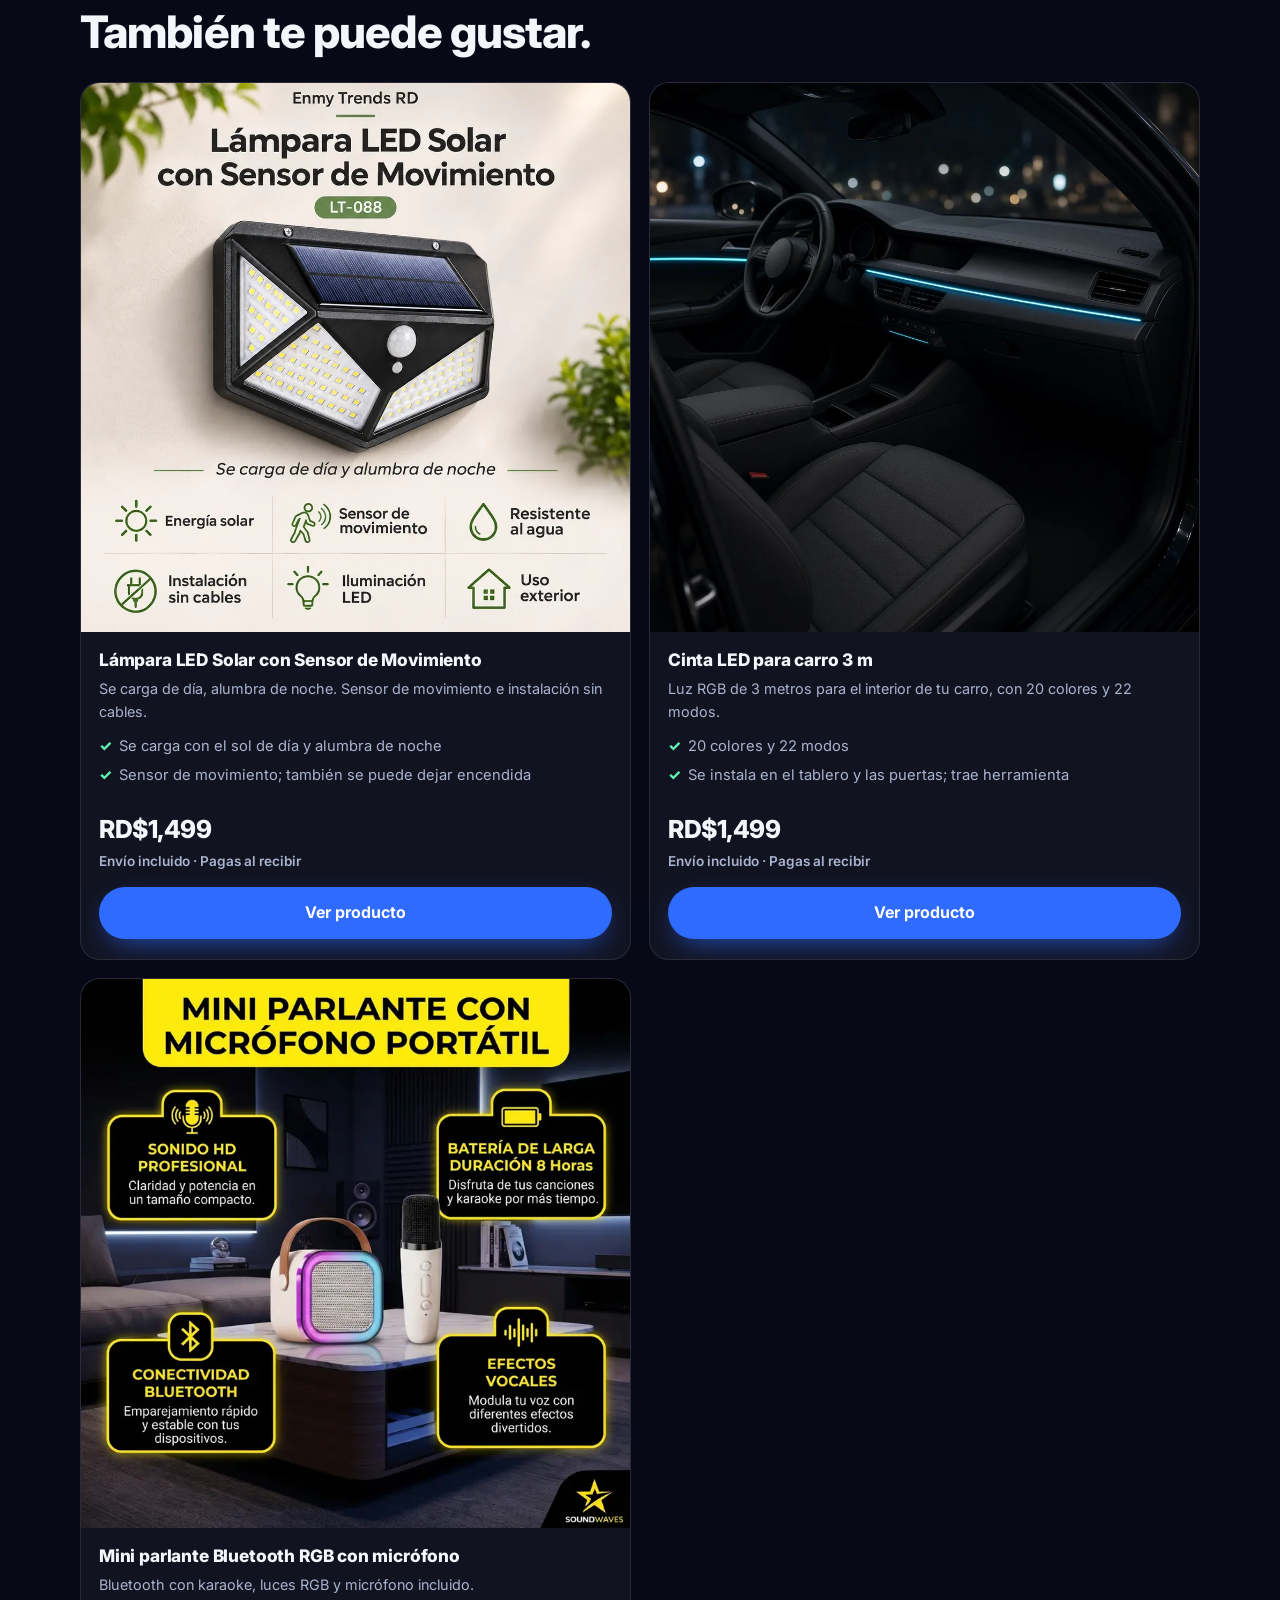
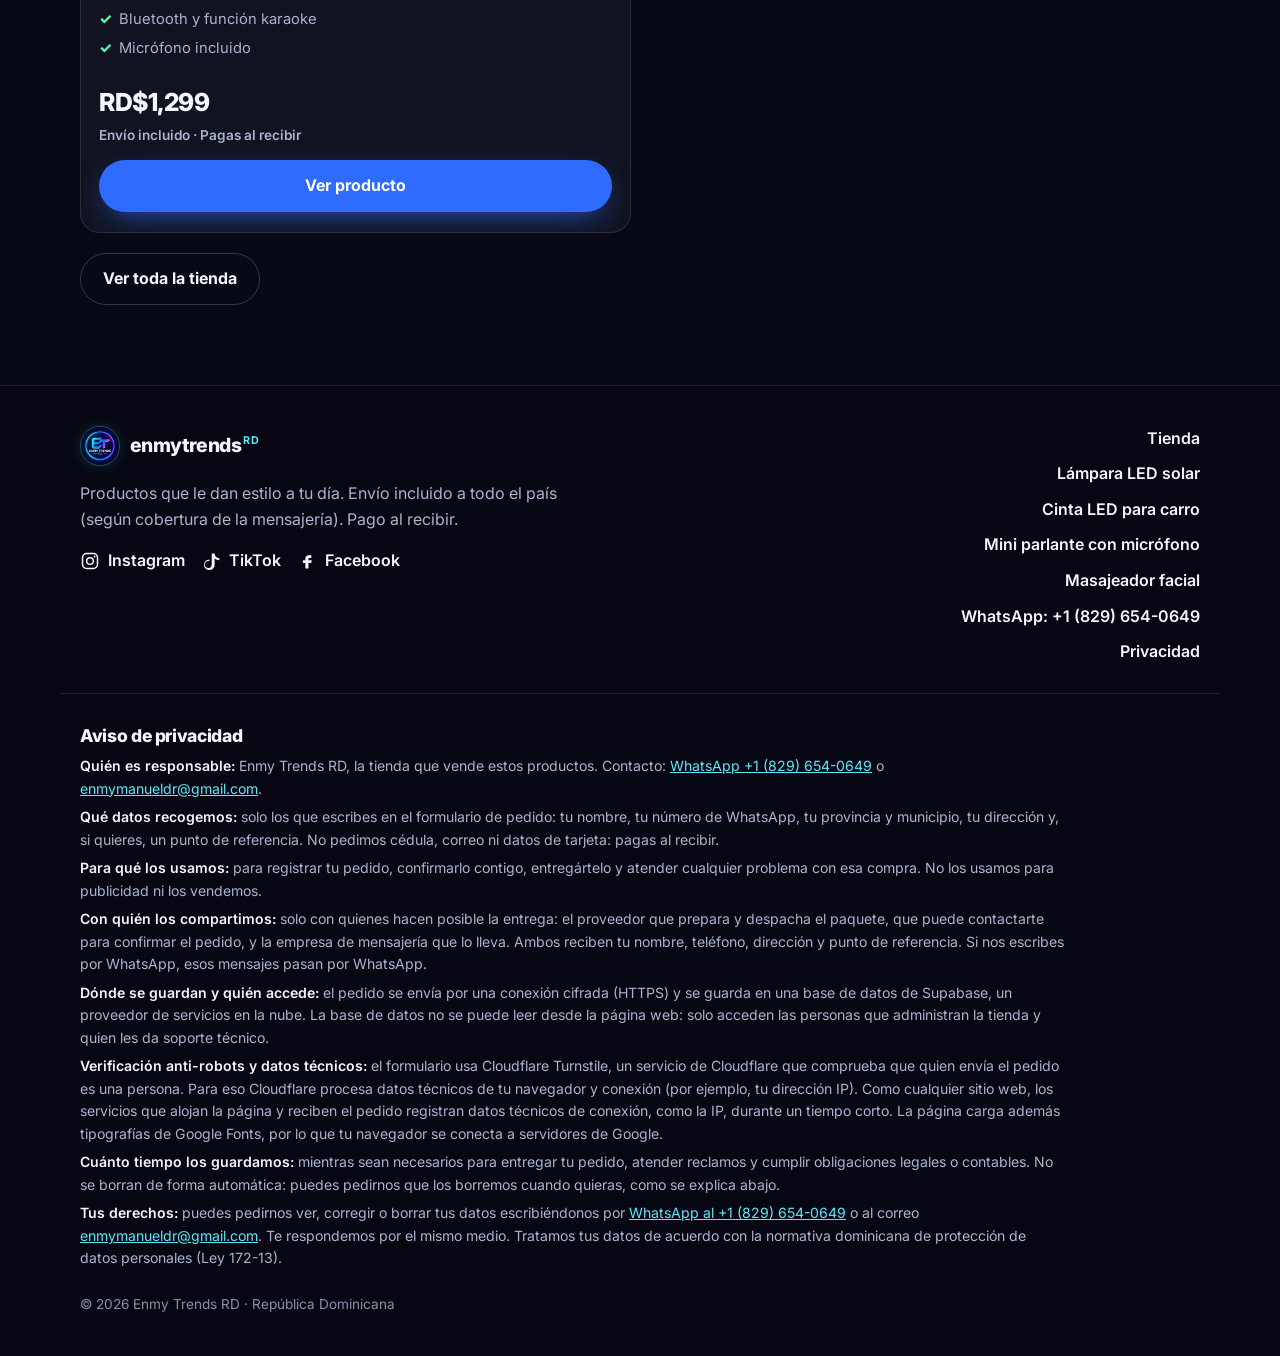
<file: masajeador/index.html>
<!doctype html>
<html lang="es-DO">
<head>
  <meta charset="utf-8">
  <meta name="viewport" content="width=device-width, initial-scale=1, viewport-fit=cover">
  <title>Masajeador facial de microcorriente · RD$1,199 | Enmy Trends RD</title>
  <meta name="description" content="Masajeador facial de microcorriente, rosado, con dos esferas metálicas para estimular la piel. RD$1,199. Envío incluido a todo el país (según cobertura de la mensajería). Pago contra entrega.">
  <meta name="robots" content="index, follow">
  <meta name="theme-color" content="#070916">
  <meta name="color-scheme" content="dark">
  <link rel="canonical" href="https://enmytrendsrd.com/masajeador/">

  <meta property="og:type" content="website">
  <meta property="og:locale" content="es_DO">
  <meta property="og:site_name" content="Enmy Trends RD">
  <meta property="og:url" content="https://enmytrendsrd.com/masajeador/">
  <meta property="og:title" content="Masajeador facial de microcorriente · RD$1,199 | Enmy Trends RD">
  <meta property="og:description" content="Masajeador facial de microcorriente, rosado, con dos esferas metálicas para estimular la piel. RD$1,199. Envío incluido a todo el país (según cobertura de la mensajería). Pago contra entrega.">
  <meta property="og:image" content="https://enmytrendsrd.com/assets/masajeador-01.webp">
  <meta property="og:image:secure_url" content="https://enmytrendsrd.com/assets/masajeador-01.webp">
  <meta property="og:image:alt" content="Masajeador facial rosado con dos esferas metálicas, junto a una persona usándolo en el rostro">
  <meta name="twitter:card" content="summary_large_image">
  <meta name="twitter:title" content="Masajeador facial de microcorriente · RD$1,199 | Enmy Trends RD">
  <meta name="twitter:description" content="Masajeador facial de microcorriente, rosado, con dos esferas metálicas para estimular la piel. RD$1,199. Envío incluido a todo el país (según cobertura de la mensajería). Pago contra entrega.">
  <meta name="twitter:image" content="https://enmytrendsrd.com/assets/masajeador-01.webp">
  <meta name="twitter:image:alt" content="Masajeador facial rosado con dos esferas metálicas, junto a una persona usándolo en el rostro">

  <script type="application/ld+json">
{
  "@context": "https://schema.org",
  "@graph": [
    {
      "@type": "Product",
      "name": "Masajeador facial de microcorriente",
      "description": "Masajeador facial de microcorriente, de color rosado y con dos esferas metálicas, diseñado para estimular la piel.",
      "image": [
        "https://enmytrendsrd.com/assets/masajeador-01.webp",
        "https://enmytrendsrd.com/assets/masajeador-03.webp",
        "https://enmytrendsrd.com/assets/masajeador-04.webp"
      ],
      "sku": "MAS-001",
      "brand": {
        "@type": "Brand",
        "name": "Enmy Trends RD"
      },
      "offers": {
        "@type": "Offer",
        "url": "https://enmytrendsrd.com/masajeador/",
        "price": "1199",
        "priceCurrency": "DOP",
        "availability": "https://schema.org/InStock",
        "itemCondition": "https://schema.org/NewCondition",
        "seller": {
          "@type": "Organization",
          "name": "Enmy Trends RD",
          "url": "https://enmytrendsrd.com/",
          "telephone": "+1-829-654-0649",
          "areaServed": "DO",
          "sameAs": [
            "https://www.instagram.com/enmytrends/",
            "https://www.tiktok.com/@enmytrends",
            "https://www.facebook.com/profile.php?id=61596457679814"
          ]
        }
      }
    },
    {
      "@type": "Organization",
      "name": "Enmy Trends RD",
      "url": "https://enmytrendsrd.com/",
      "telephone": "+1-829-654-0649",
      "areaServed": "DO",
      "sameAs": [
        "https://www.instagram.com/enmytrends/",
        "https://www.tiktok.com/@enmytrends",
        "https://www.facebook.com/profile.php?id=61596457679814"
      ]
    }
  ]
}
  </script>

  <link rel="icon" href="/favicon.ico" sizes="16x16 32x32 48x48">
  <link rel="icon" type="image/png" sizes="32x32" href="/assets/favicon-32.png">
  <link rel="icon" type="image/png" sizes="192x192" href="/assets/icon-192.png">
  <link rel="apple-touch-icon" sizes="180x180" href="/assets/apple-touch-icon.png">
  <link rel="manifest" href="/site.webmanifest">

  <link rel="preconnect" href="https://fonts.googleapis.com">
  <link rel="preconnect" href="https://fonts.gstatic.com" crossorigin>
  <link href="https://fonts.googleapis.com/css2?family=Inter:wght@400;500;600;700;800&display=swap" rel="stylesheet">
  <link rel="preload" as="image" href="/assets/logo-enmytrends.webp" type="image/webp">
  <link rel="preload" as="image" href="/assets/masajeador-01.webp" type="image/webp">
  <link rel="stylesheet" href="/styles.css?v=20261115b">
  <noscript><style>.checkout{position:static;display:block;background:none;overflow:visible}.checkout-panel{margin:0 auto;box-shadow:none}.checkout-back{display:none}</style></noscript>
</head>
<body data-producto="masajeador-facial">
  <a class="skip-link" href="#contenido">Saltar al contenido</a>

  <header class="site-header">
    <div class="container header-inner">
      <a class="logo" href="/" aria-label="Enmy Trends RD, inicio">
        <img class="logo-mark" src="/assets/logo-enmytrends.webp" srcset="/assets/logo-enmytrends.webp 256w, /assets/logo-enmytrends-512.webp 512w" sizes="40px" width="256" height="256" alt="">
        <span class="logo-word">enmytrends<sup>RD</sup></span>
      </a>
      <nav aria-label="Principal">
        <ul class="nav-list">
          <li><a href="/#productos">Productos</a></li>
          <li><a href="#preguntas">Preguntas</a></li>
          <li><a href="#pedido" class="nav-cta" data-cta="nav">Pedir</a></li>
        </ul>
      </nav>
    </div>
  </header>

  <main id="contenido">
    <section class="pdp" aria-labelledby="producto-title">
      <div class="container">
        <p class="crumbs"><a href="/">Tienda</a> <span aria-hidden="true">/</span> Masajeador</p>
        <div class="pdp-grid">
          <div class="pgallery" data-gallery>
            <figure class="pgallery-main">
              <img data-gallery-main src="/assets/masajeador-01.webp" width="800" height="624" fetchpriority="high"
                   alt="Masajeador facial rosado con dos esferas metálicas, junto a una persona usándolo en el rostro">
            </figure>
            <div class="pgallery-thumbs" role="list">
                <button type="button" role="listitem" data-gallery-thumb aria-current="true" aria-label="Foto 1: aparato y uso en el rostro"
                        data-src="/assets/masajeador-01.webp" data-width="800" data-height="624"
                        data-alt="Masajeador facial rosado con dos esferas metálicas, junto a una persona usándolo en el rostro">
                  <img src="/assets/masajeador-01.webp" width="800" height="624" alt="" decoding="async">
                </button>
                <button type="button" role="listitem" data-gallery-thumb aria-label="Foto 2: uso en la mejilla"
                        data-src="/assets/masajeador-03.webp" data-width="800" data-height="800"
                        data-alt="Persona pasando el masajeador rosado de microcorriente sobre la mejilla">
                  <img src="/assets/masajeador-03.webp" width="800" height="800" alt="" loading="lazy" decoding="async">
                </button>
                <button type="button" role="listitem" data-gallery-thumb aria-label="Foto 3: zonas del rostro"
                        data-src="/assets/masajeador-04.webp" data-width="800" data-height="800"
                        data-alt="Ilustración de las zonas del rostro donde se puede pasar el masajeador, con el aparato rosado">
                  <img src="/assets/masajeador-04.webp" width="800" height="800" alt="" loading="lazy" decoding="async">
                </button>
            </div>
          </div>
          <div class="pdp-info">
            <p class="eyebrow">Cuidado facial</p>
            <h1 id="producto-title">Masajeador facial de microcorriente</h1>
            <p class="lead">Masajeador facial de microcorriente, de color rosado y con dos esferas metálicas, diseñado para estimular la piel.</p>
            <ul class="product-benefits">
            <li>Microcorriente para uso en el rostro</li>
            <li>Dos esferas metálicas</li>
            <li>Color rosado, ligero y fácil de llevar</li>
            </ul>
            <p class="product-price"><strong>RD$1,199</strong> <span>Envío incluido · Pagas al recibir</span></p>
            <ul class="chips" aria-label="Condiciones">
            <li class="chip"><svg aria-hidden="true" viewBox="0 0 24 24"><path d="M3 7h11v8H3zM14 10h4l3 3v2h-7z" fill="none" stroke="currentColor" stroke-width="1.8" stroke-linejoin="round"/><circle cx="7" cy="17" r="1.8" fill="currentColor"/><circle cx="17" cy="17" r="1.8" fill="currentColor"/></svg>Envío incluido a todo el país (según cobertura de la mensajería)</li>
            <li class="chip"><svg aria-hidden="true" viewBox="0 0 24 24"><rect x="3" y="6" width="18" height="12" rx="2" fill="none" stroke="currentColor" stroke-width="1.8"/><circle cx="12" cy="12" r="2.6" fill="none" stroke="currentColor" stroke-width="1.8"/></svg>Pago contra entrega</li>
          </ul>
            <a href="#pedido" class="btn btn-primary btn-lg btn-block" data-cta="hero"><span class="cta-long">Pedir ahora · Paga al recibir</span><span class="cta-short">Pedir ahora</span></a>
            <p class="src-note">Fotos del proveedor.</p>
          </div>
        </div>
      </div>
    </section>

    <section class="section section-tight" id="producto" aria-labelledby="beneficios-title">
      <div class="container">
        <p class="eyebrow">Por qué te va a encantar</p>
        <h2 id="beneficios-title">Un momento para tu piel.</h2>
        <div class="cards-3">
          <article class="card">
            <span class="card-num">01</span>
            <h3>Tu rutina en casa</h3>
            <p>Pásalo por el rostro en tu rutina de cuidado, sin salir de tu casa.</p>
          </article>
          <article class="card">
            <span class="card-num">02</span>
            <h3>Dos esferas metálicas</h3>
            <p>Sus dos esferas se deslizan por mejillas, mandíbula y otras zonas del rostro.</p>
          </article>
          <article class="card">
            <span class="card-num">03</span>
            <h3>Compra con confianza</h3>
            <p>No pagas nada por adelantado; pagas al recibir tu pedido.</p>
          </article>
        </div>
      </div>
    </section>

    <section class="section section-tight" aria-labelledby="ficha-title">
      <div class="container narrow">
        <p class="eyebrow">Ficha del producto</p>
        <h2 id="ficha-title">Todo lo que necesitas saber.</h2>
        <div class="card spec-card">
          <table class="spec-table">
            <caption class="sr-only">Especificaciones: Masajeador facial de microcorriente</caption>
            <tbody>
              <tr><th scope="row">Producto</th><td>Masajeador facial de microcorriente</td></tr>
              <tr><th scope="row">Diseño</th><td>Dos esferas metálicas</td></tr>
              <tr><th scope="row">Color</th><td>Rosado</td></tr>
              <tr><th scope="row">Uso</th><td>Rostro: mejillas, mandíbula y zonas que muestra la imagen del proveedor</td></tr>
              <tr><th scope="row">Peso</th><td>0.5 lb aprox., según el proveedor</td></tr>
              <tr><th scope="row">Precio</th><td><strong>RD$1,199</strong>, envío incluido</td></tr>
              <tr><th scope="row">Pago</th><td>Contra entrega</td></tr>
            </tbody>
          </table>
          <a href="#pedido" class="btn btn-primary btn-block" data-cta="spec"><span class="cta-long">Pedir ahora</span><span class="cta-short">Pedir ahora</span></a>
        </div>
      </div>
    </section>

    <section class="section section-tight" aria-labelledby="pasos-title">
      <div class="container">
        <p class="eyebrow">Cómo funciona</p>
        <h2 id="pasos-title">Pedir es así de fácil.</h2>
        <ol class="steps">
          <li class="step"><span class="step-num" aria-hidden="true">1</span><div><h3>Haces tu pedido</h3><p>Tocas Pedir ahora y llenas tus datos en menos de un minuto.</p></div></li>
          <li class="step"><span class="step-num" aria-hidden="true">2</span><div><h3>Te confirmamos por WhatsApp</h3><p>Verificamos tus datos antes de despachar.</p></div></li>
          <li class="step"><span class="step-num" aria-hidden="true">3</span><div><h3>Lo recibes y pagas en la puerta</h3><p>Pagas al mensajero cuando te llega.</p></div></li>
        </ol>
      </div>
    </section>

    <section class="section section-tight" id="preguntas" aria-labelledby="faq-title">
      <div class="container narrow">
        <p class="eyebrow">Preguntas frecuentes</p>
        <h2 id="faq-title">Lo que más nos preguntan.</h2>
        <div class="faq">
          <details>
            <summary>¿Cuánto cuesta y cómo pago?</summary>
            <p>RD$1,199 con envío incluido. Pagas contra entrega, cuando el mensajero te entrega el paquete.</p>
          </details>
          <details>
            <summary>¿Cómo se usa?</summary>
            <p>Se desliza suavemente sobre la piel limpia, por las zonas del rostro que muestra la imagen del proveedor. Te enviamos las indicaciones del fabricante por WhatsApp si las necesitas.</p>
          </details>
          <details>
            <summary>¿Lo puede usar cualquier persona?</summary>
            <p>Es un aparato de cuidado personal, no un tratamiento médico. Si tienes marcapasos u otro implante electrónico, estás embarazada o tienes alguna condición de la piel, consulta a tu médico antes de usarlo. Si tienes dudas, <a class="wa-link" href="https://wa.me/18296540649" target="_blank" rel="noopener">escríbenos por WhatsApp</a>.</p>
          </details>
          <details>
            <summary>¿Cuándo llega?</summary>
            <p>Envío incluido a todo el país (según cobertura de la mensajería). El tiempo de entrega depende de tu provincia; te lo confirmamos por WhatsApp antes del envío. Tu pedido queda pendiente hasta que lo confirmemos contigo por WhatsApp.</p>
          </details>
          <details>
            <summary>¿Y si llega dañado o no funciona?</summary>
            <p>Si tu masajeador llega dañado o no funciona, escríbenos por WhatsApp dentro de las primeras 48 horas con un video y te indicamos la solución disponible.</p>
          </details>
        </div>
      </div>
    </section>

    <section class="section section-tight" id="relacionados" aria-labelledby="relacionados-title">
      <div class="container">
        <p class="eyebrow">Tienda Enmy Trends RD</p>
        <h2 id="relacionados-title">También te puede gustar.</h2>
        <div class="related-grid">

          <article class="product-card" id="producto-lampara-solar-sensor">
            <a class="card-link" href="/lampara-solar/" tabindex="-1" aria-hidden="true">
              <img src="/assets/lampara-solar-portada.webp" width="1024" height="1024" alt="Lámpara LED solar con sensor de movimiento, instalada en una pared, con energía solar, sensor, resistencia al agua, instalación sin cables, luz LED y uso exterior" loading="lazy" decoding="async">
            </a>
            <div class="product-body">
              <h3><a href="/lampara-solar/">Lámpara LED Solar con Sensor de Movimiento</a></h3>
              <p class="product-lead">Se carga de día, alumbra de noche. Sensor de movimiento e instalación sin cables.</p>
              <ul class="product-benefits"><li>Se carga con el sol de día y alumbra de noche</li><li>Sensor de movimiento; también se puede dejar encendida</li></ul>
              <p class="product-price"><strong>RD$1,499</strong> <span>Envío incluido · Pagas al recibir</span></p>
              <a href="/lampara-solar/" class="btn btn-primary btn-block">Ver producto</a>
            </div>
          </article>

          <article class="product-card" id="producto-led-auto-rgb">
            <a class="card-link" href="/cinta-led/" tabindex="-1" aria-hidden="true">
              <img src="/assets/cinta-led-portada.webp" width="1024" height="1024" alt="Interior de un carro de noche con una línea de luz cian en el tablero y un tramo de la puerta" loading="lazy" decoding="async">
            </a>
            <div class="product-body">
              <h3><a href="/cinta-led/">Cinta LED para carro 3 m</a></h3>
              <p class="product-lead">Luz RGB de 3 metros para el interior de tu carro, con 20 colores y 22 modos.</p>
              <ul class="product-benefits"><li>20 colores y 22 modos</li><li>Se instala en el tablero y las puertas; trae herramienta</li></ul>
              <p class="product-price"><strong>RD$1,499</strong> <span>Envío incluido · Pagas al recibir</span></p>
              <a href="/cinta-led/" class="btn btn-primary btn-block">Ver producto</a>
            </div>
          </article>

          <article class="product-card" id="producto-parlante-rgb-micro">
            <a class="card-link" href="/parlante/" tabindex="-1" aria-hidden="true">
              <img src="/assets/parlante-rgb-01.webp" width="788" height="800" alt="Mini parlante con luces RGB y micrófono portátil sobre una mesa, en una sala" loading="lazy" decoding="async">
            </a>
            <div class="product-body">
              <h3><a href="/parlante/">Mini parlante Bluetooth RGB con micrófono</a></h3>
              <p class="product-lead">Bluetooth con karaoke, luces RGB y micrófono incluido.</p>
              <ul class="product-benefits"><li>Bluetooth y función karaoke</li><li>Micrófono incluido</li></ul>
              <p class="product-price"><strong>RD$1,299</strong> <span>Envío incluido · Pagas al recibir</span></p>
              <a href="/parlante/" class="btn btn-primary btn-block">Ver producto</a>
            </div>
          </article>

        </div>
        <p style="margin-top:20px"><a class="btn btn-ghost" href="/">Ver toda la tienda</a></p>
      </div>
    </section>
  </main>

  <footer class="site-footer">
    <div class="container footer-inner">
      <div>
        <p class="logo footer-logo">
          <img class="logo-mark" src="/assets/logo-enmytrends.webp" width="256" height="256" alt="" decoding="async">
          <span class="logo-word">enmytrends<sup>RD</sup></span>
        </p>
        <p class="footer-text">Productos que le dan estilo a tu día. Envío incluido a todo el país (según cobertura de la mensajería). Pago al recibir.</p>
        <ul class="footer-social">
          <li><a href="https://www.instagram.com/enmytrends/" target="_blank" rel="noopener" aria-label="Enmy Trends en Instagram"><svg aria-hidden="true" viewBox="0 0 24 24" width="20" height="20"><rect x="3" y="3" width="18" height="18" rx="5" fill="none" stroke="currentColor" stroke-width="1.8"/><circle cx="12" cy="12" r="4" fill="none" stroke="currentColor" stroke-width="1.8"/><circle cx="17.5" cy="6.5" r="1.2" fill="currentColor"/></svg><span>Instagram</span></a></li>
          <li><a href="https://www.tiktok.com/@enmytrends" target="_blank" rel="noopener" aria-label="Enmy Trends en TikTok"><svg aria-hidden="true" viewBox="0 0 24 24" width="20" height="20"><path fill="currentColor" d="M14.2 3h2.15A6.2 6.2 0 0 0 22 8.7V11a8.3 8.3 0 0 1-5.65-2.15V16.4A6.4 6.4 0 1 1 10 10.1v2.25a4.15 4.15 0 1 0 2.85 3.95V3z"/></svg><span>TikTok</span></a></li>
          <li><a href="https://www.facebook.com/profile.php?id=61596457679814" target="_blank" rel="noopener" aria-label="Enmy Trends en Facebook"><svg aria-hidden="true" viewBox="0 0 24 24" width="20" height="20"><path fill="currentColor" d="M14 8.5h3.2V5h-3.2C11.7 5 10 6.7 10 9.2V11H7v3.5h3V21h3.7v-6.5H17L17.8 11H13.7V9.2c0-.5.3-.7.8-.7z"/></svg><span>Facebook</span></a></li>
        </ul>
      </div>
      <ul class="footer-links">
        <li><a href="/">Tienda</a></li>
        <li><a href="/lampara-solar/">Lámpara LED solar</a></li>
        <li><a href="/cinta-led/">Cinta LED para carro</a></li>
        <li><a href="/parlante/">Mini parlante con micrófono</a></li>
        <li><a href="/masajeador/">Masajeador facial</a></li>
        <li><a class="wa-link" href="https://wa.me/18296540649" target="_blank" rel="noopener">WhatsApp: +1 (829) 654-0649</a></li>
        <li><a href="#privacidad">Privacidad</a></li>
      </ul>
    </div>
    <section class="container privacy" id="privacidad" aria-labelledby="privacidad-title">
      <h2 id="privacidad-title">Aviso de privacidad</h2>
      <p><strong>Quién es responsable:</strong> Enmy Trends RD, la tienda que vende estos productos. Contacto: <a class="wa-link" href="https://wa.me/18296540649" target="_blank" rel="noopener">WhatsApp +1 (829) 654-0649</a> o <a href="mailto:enmymanueldr@gmail.com">enmymanueldr@gmail.com</a>.</p>
      <p><strong>Qué datos recogemos:</strong> solo los que escribes en el formulario de pedido: tu nombre, tu número de WhatsApp, tu provincia y municipio, tu dirección y, si quieres, un punto de referencia. No pedimos cédula, correo ni datos de tarjeta: pagas al recibir.</p>
      <p><strong>Para qué los usamos:</strong> para registrar tu pedido, confirmarlo contigo, entregártelo y atender cualquier problema con esa compra. No los usamos para publicidad ni los vendemos.</p>
      <p><strong>Con quién los compartimos:</strong> solo con quienes hacen posible la entrega: el proveedor que prepara y despacha el paquete, que puede contactarte para confirmar el pedido, y la empresa de mensajería que lo lleva. Ambos reciben tu nombre, teléfono, dirección y punto de referencia. Si nos escribes por WhatsApp, esos mensajes pasan por WhatsApp.</p>
      <p><strong>Dónde se guardan y quién accede:</strong> el pedido se envía por una conexión cifrada (HTTPS) y se guarda en una base de datos de Supabase, un proveedor de servicios en la nube. La base de datos no se puede leer desde la página web: solo acceden las personas que administran la tienda y quien les da soporte técnico.</p>
      <p><strong>Verificación anti-robots y datos técnicos:</strong> el formulario usa Cloudflare Turnstile, un servicio de Cloudflare que comprueba que quien envía el pedido es una persona. Para eso Cloudflare procesa datos técnicos de tu navegador y conexión (por ejemplo, tu dirección IP). Como cualquier sitio web, los servicios que alojan la página y reciben el pedido registran datos técnicos de conexión, como la IP, durante un tiempo corto. La página carga además tipografías de Google Fonts, por lo que tu navegador se conecta a servidores de Google.</p>
      <p><strong>Cuánto tiempo los guardamos:</strong> mientras sean necesarios para entregar tu pedido, atender reclamos y cumplir obligaciones legales o contables. No se borran de forma automática: puedes pedirnos que los borremos cuando quieras, como se explica abajo.</p>
      <p><strong>Tus derechos:</strong> puedes pedirnos ver, corregir o borrar tus datos escribiéndonos por <a class="wa-link" href="https://wa.me/18296540649" target="_blank" rel="noopener">WhatsApp al +1 (829) 654-0649</a> o al correo <a href="mailto:enmymanueldr@gmail.com">enmymanueldr@gmail.com</a>. Te respondemos por el mismo medio. Tratamos tus datos de acuerdo con la normativa dominicana de protección de datos personales (Ley 172-13).</p>
    </section>
    <div class="container footer-bottom">
      <p>© <span id="year">2026</span> Enmy Trends RD · República Dominicana</p>
    </div>
  </footer>

  <section class="checkout order-section" id="pedido" aria-labelledby="pedido-title">
    <div class="checkout-panel">
      <div class="checkout-top">
        <a href="./" class="checkout-back" id="checkout-back" data-checkout-close aria-label="Volver al producto"><svg aria-hidden="true" viewBox="0 0 24 24" width="22" height="22"><path d="M15 5l-7 7 7 7" fill="none" stroke="currentColor" stroke-width="2.2" stroke-linecap="round" stroke-linejoin="round"/></svg><span>Volver</span></a>
        <h2 id="pedido-title" class="checkout-title">Tu pedido</h2>
        <span class="checkout-badge">Pagas al recibir</span>
      </div>
      <div class="checkout-body">
        <div class="checkout-product summary-card" id="checkout-product">
          <img id="summary-photo" src="/assets/masajeador-01.webp" width="800" height="624" decoding="async" alt="">
          <div class="checkout-product-info">
            <p class="summary-name" id="summary-name">Masajeador facial de microcorriente</p>
            <p class="summary-meta" id="summary-meta">Color rosado · envío incluido</p>
            <p class="summary-unit"><strong id="summary-price">RD$1,199</strong> <span>c/u · envío incluido</span></p>
          </div>
        </div>
        <ul class="summary-points">
          <li>Envío incluido</li>
          <li>Pagas al recibir</li>
          <li>Te confirmamos por WhatsApp</li>
        </ul>
        <div class="form-card checkout-form">
          <div class="orders-closed" id="orders-closed" tabindex="-1">
            <p class="oc-title">Los pedidos abren muy pronto.</p>
            <p>¿Tienes preguntas? <a class="wa-link" href="https://wa.me/18296540649" target="_blank" rel="noopener">Escríbenos por WhatsApp</a></p>
          </div>
          <div class="wa-notice" id="wa-notice" hidden>
            <p><strong>Tu pedido se envía por WhatsApp.</strong> Te lo confirmamos por mensaje antes de despachar. Al enviarlo, compartes estos datos con Enmy Trends RD a través de WhatsApp.</p>
          </div>
          <form id="order-form" novalidate>
            <fieldset class="order-fields" id="order-fields" disabled>
            <legend class="sr-only">Datos de entrega</legend>
            <div class="field qty-field">
              <label id="qty-label" for="f-cantidad">Cantidad</label>
              <div class="qty-control" role="group" aria-labelledby="qty-label">
                <button type="button" class="qty-btn" id="qty-minus" aria-label="Quitar una unidad" aria-controls="f-cantidad" disabled>−</button>
                <input id="f-cantidad" name="cantidad" type="number" inputmode="numeric" min="1" max="5" step="1" value="1" required autocomplete="off" aria-describedby="h-cantidad e-cantidad">
                <button type="button" class="qty-btn" id="qty-plus" aria-label="Agregar una unidad" aria-controls="f-cantidad">+</button>
              </div>
              <p class="hint" id="h-cantidad">Máximo 5 unidades por pedido. Para más, <a class="wa-link" href="https://wa.me/18296540649" target="_blank" rel="noopener">escríbenos por WhatsApp</a>.</p>
              <p class="error" id="e-cantidad" aria-live="polite"></p>
            </div>
            <div class="field">
              <label for="f-nombre">Nombre completo</label>
              <input id="f-nombre" name="nombre" type="text" autocomplete="name" required minlength="3" maxlength="100" aria-describedby="e-nombre">
              <p class="error" id="e-nombre" aria-live="polite"></p>
            </div>
            <div class="field">
              <label for="f-whatsapp">WhatsApp</label>
              <input id="f-whatsapp" name="whatsapp" type="tel" inputmode="tel" autocomplete="tel-national" placeholder="809-000-0000" required maxlength="20" aria-describedby="h-whatsapp e-whatsapp">
              <p class="hint" id="h-whatsapp">Número de 10 dígitos que empiece con 809, 829 u 849.</p>
              <p class="error" id="e-whatsapp" aria-live="polite"></p>
            </div>
            <div class="field-row">
              <div class="field">
                <label for="f-provincia">Provincia</label>
                <select id="f-provincia" name="provincia" required aria-describedby="e-provincia">
                  <option value="">Selecciona tu provincia</option>
                  <option value="Azua">Azua</option>
                  <option value="Bahoruco">Bahoruco</option>
                  <option value="Barahona">Barahona</option>
                  <option value="Dajabón">Dajabón</option>
                  <option value="Distrito Nacional">Distrito Nacional</option>
                  <option value="Duarte">Duarte</option>
                  <option value="El Seibo">El Seibo</option>
                  <option value="Elías Piña">Elías Piña</option>
                  <option value="Espaillat">Espaillat</option>
                  <option value="Hato Mayor">Hato Mayor</option>
                  <option value="Hermanas Mirabal">Hermanas Mirabal</option>
                  <option value="Independencia">Independencia</option>
                  <option value="La Altagracia">La Altagracia</option>
                  <option value="La Romana">La Romana</option>
                  <option value="La Vega">La Vega</option>
                  <option value="María Trinidad Sánchez">María Trinidad Sánchez</option>
                  <option value="Monseñor Nouel">Monseñor Nouel</option>
                  <option value="Monte Cristi">Monte Cristi</option>
                  <option value="Monte Plata">Monte Plata</option>
                  <option value="Pedernales">Pedernales</option>
                  <option value="Peravia">Peravia</option>
                  <option value="Puerto Plata">Puerto Plata</option>
                  <option value="Samaná">Samaná</option>
                  <option value="San Cristóbal">San Cristóbal</option>
                  <option value="San José de Ocoa">San José de Ocoa</option>
                  <option value="San Juan">San Juan</option>
                  <option value="San Pedro de Macorís">San Pedro de Macorís</option>
                  <option value="Sánchez Ramírez">Sánchez Ramírez</option>
                  <option value="Santiago">Santiago</option>
                  <option value="Santiago Rodríguez">Santiago Rodríguez</option>
                  <option value="Santo Domingo">Santo Domingo</option>
                  <option value="Valverde">Valverde</option>
                </select>
                <p class="error" id="e-provincia" aria-live="polite"></p>
              </div>
              <div class="field">
                <label for="f-municipio">Municipio</label>
                <select id="f-municipio" name="municipio" autocomplete="address-level2" required aria-describedby="e-municipio">
                  <option value="" selected disabled>Elige primero tu provincia</option>
                </select>
                <p class="error" id="e-municipio" aria-live="polite"></p>
              </div>
            </div>
            <div class="field">
              <label for="f-direccion">Dirección</label>
              <input id="f-direccion" name="direccion" type="text" autocomplete="street-address" placeholder="Sector, calle, número y apartamento" required minlength="8" maxlength="250" aria-describedby="e-direccion">
              <p class="error" id="e-direccion" aria-live="polite"></p>
            </div>
            <div class="field">
              <label for="f-referencia">Punto de referencia <span class="optional">(opcional)</span></label>
              <input id="f-referencia" name="referencia" type="text" autocomplete="off" placeholder="Ej.: frente al colmado, casa verde" maxlength="200" aria-describedby="h-referencia e-referencia">
              <p class="hint" id="h-referencia">Máximo 200 caracteres, sin los signos &lt; ni &gt;.</p>
              <p class="error" id="e-referencia" aria-live="polite"></p>
            </div>
            <div class="field turnstile-slot" id="turnstile-slot" hidden></div>
            <p class="order-total" id="order-total" aria-live="polite">
              <span class="order-total-label">Total</span>
              <strong id="order-total-value">RD$1,199</strong>
              <span class="order-total-note">envío incluido</span>
            </p>
            <button type="submit" class="btn btn-primary btn-block btn-lg" id="submit-btn" aria-describedby="order-total consent-note">Pedidos muy pronto</button>
            <p class="privacy-note consent-note" id="consent-note">Al confirmar tu pedido aceptas que usemos los datos de este formulario para gestionarlo y entregarlo, y que los compartamos con el proveedor y la mensajería, según nuestro <a href="#privacidad">aviso de privacidad</a>.</p>
            <p class="error" id="submit-error" role="alert"></p>
            </fieldset>
            <p class="form-foot" id="form-foot">Los pedidos en línea abren muy pronto.</p>
          </form>

          <div class="form-state" id="state-preview" hidden tabindex="-1">
            <p class="state-eyebrow" id="preview-eyebrow">Demostración</p>
            <h3 id="preview-title">Resumen de tu pedido</h3>
            <dl class="preview-list" id="preview-list"></dl>
            <p class="state-note" id="preview-note">Esto es una demostración: todavía no estamos recibiendo pedidos por esta página y este pedido no se envió. Los pedidos abren muy pronto.</p>
            <div class="state-actions">
              <a class="btn btn-primary btn-block" id="preview-wa" href="https://wa.me/18296540649" target="_blank" rel="noopener" hidden>Enviar pedido por WhatsApp</a>
              <button type="button" class="btn btn-ghost btn-block" id="preview-edit">Editar datos</button>
              <p class="preview-help">¿Tienes preguntas? <a class="wa-link" href="https://wa.me/18296540649" target="_blank" rel="noopener">Escríbenos por WhatsApp</a></p>
            </div>
          </div>

          <div class="form-state" id="state-success" hidden tabindex="-1">
            <div class="success-icon" aria-hidden="true">✓</div>
            <h3 id="success-title">¡Pedido recibido!</h3>
            <p>Te escribiremos por WhatsApp para confirmar tu dirección. Pagas al recibir.</p>
            <div class="state-actions">
              <button type="button" class="btn btn-primary btn-block" id="success-close" data-checkout-close>Volver al producto</button>
              <a class="btn btn-ghost btn-block" href="/">Ir a la tienda</a>
            </div>
          </div>
        <p class="summary-eta">Envío incluido a todo el país (según cobertura de la mensajería). El tiempo de entrega depende de tu provincia; te lo confirmamos por WhatsApp antes del envío.</p>
      </div>
    </div>
  </section>

  <div class="sticky-bar" id="sticky-bar" aria-hidden="false">
    <p class="sticky-price"><strong id="sticky-price">RD$1,199</strong><span id="sticky-meta">Masajeador · Envío incluido</span></p>
    <a href="#pedido" class="btn btn-primary" data-cta="sticky"><span class="cta-long">Pedir ahora · Paga al recibir</span><span class="cta-short">Pedir ahora</span></a>
  </div>

  <script src="/locations.js?v=20261115b" defer></script>
  <script src="/script.js?v=20261115b" defer></script>
  <!-- Cloudflare Web Analytics --><script type='module' src='https://static.cloudflareinsights.com/beacon.min.js' data-cf-beacon='{"token": "47fd88a6245449f6abf4c5e001e17d7c"}'></script><!-- End Cloudflare Web Analytics -->
</body>
</html>
</file>
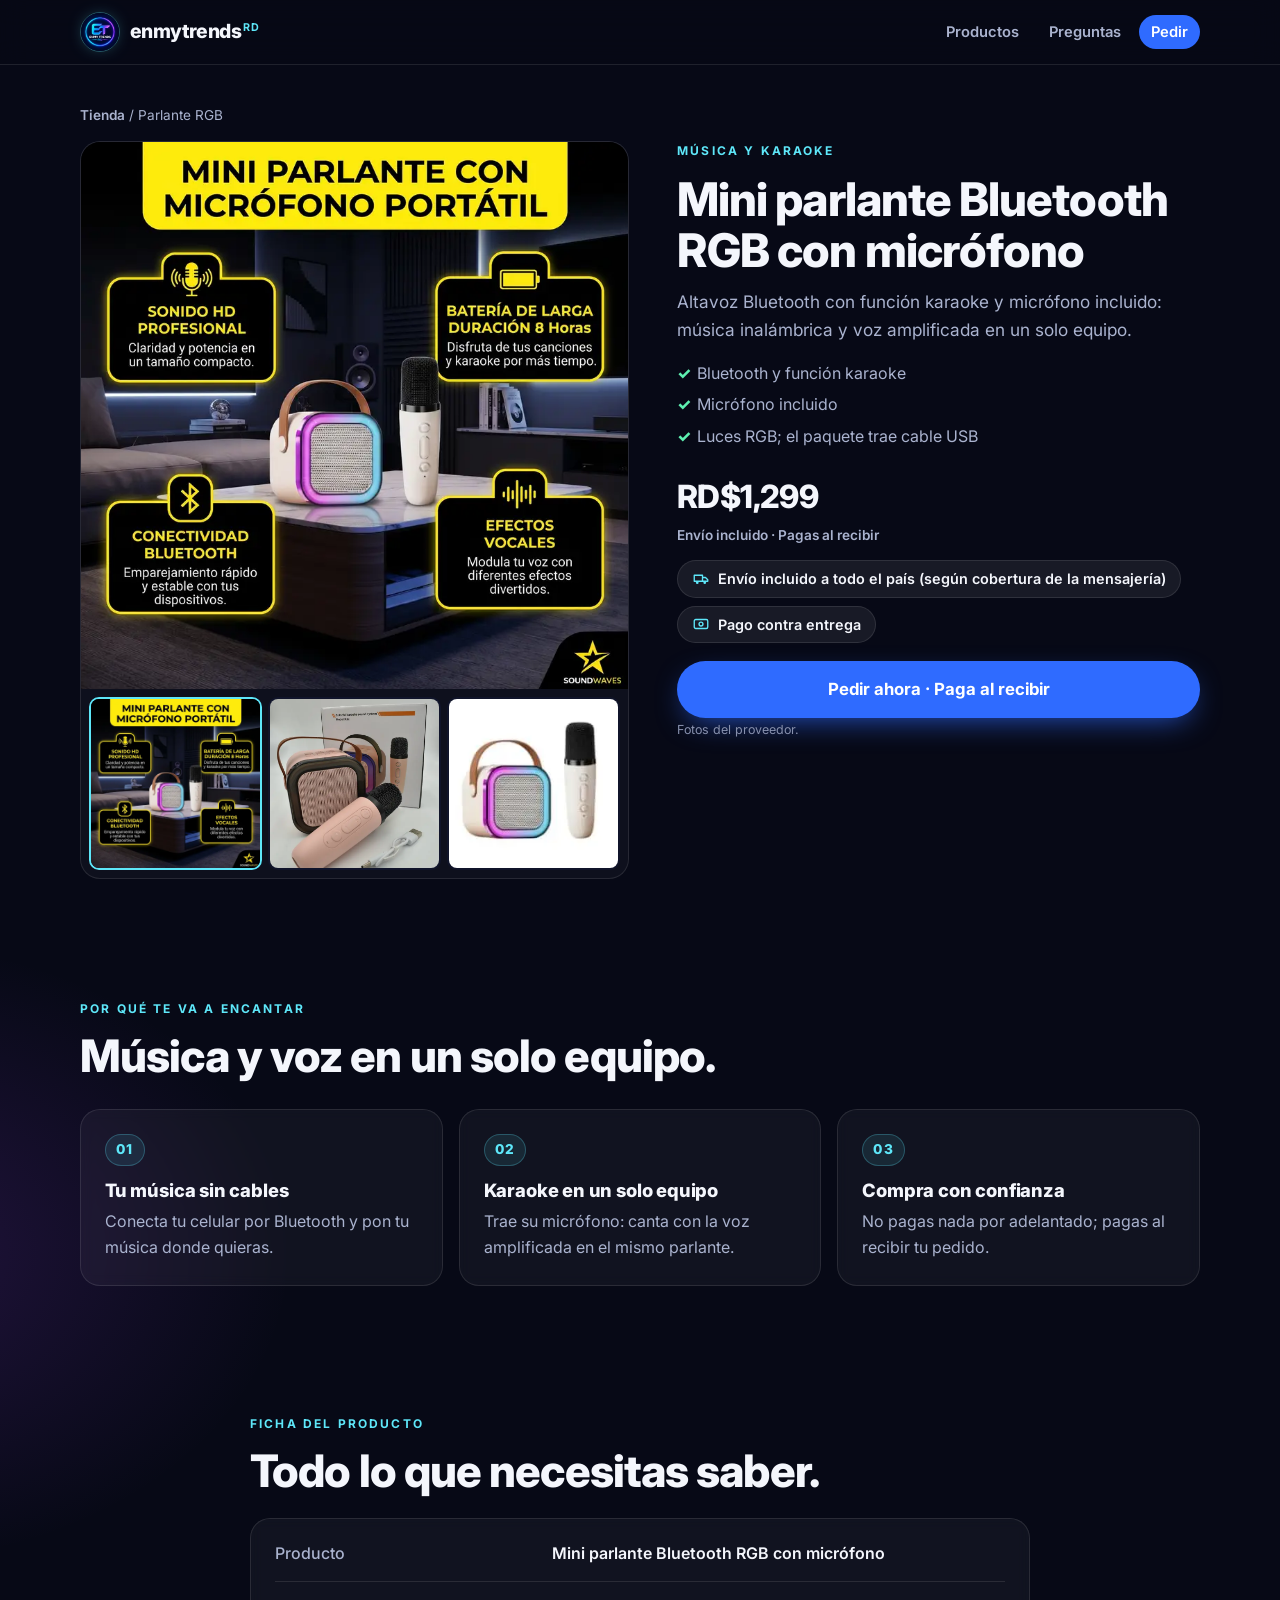
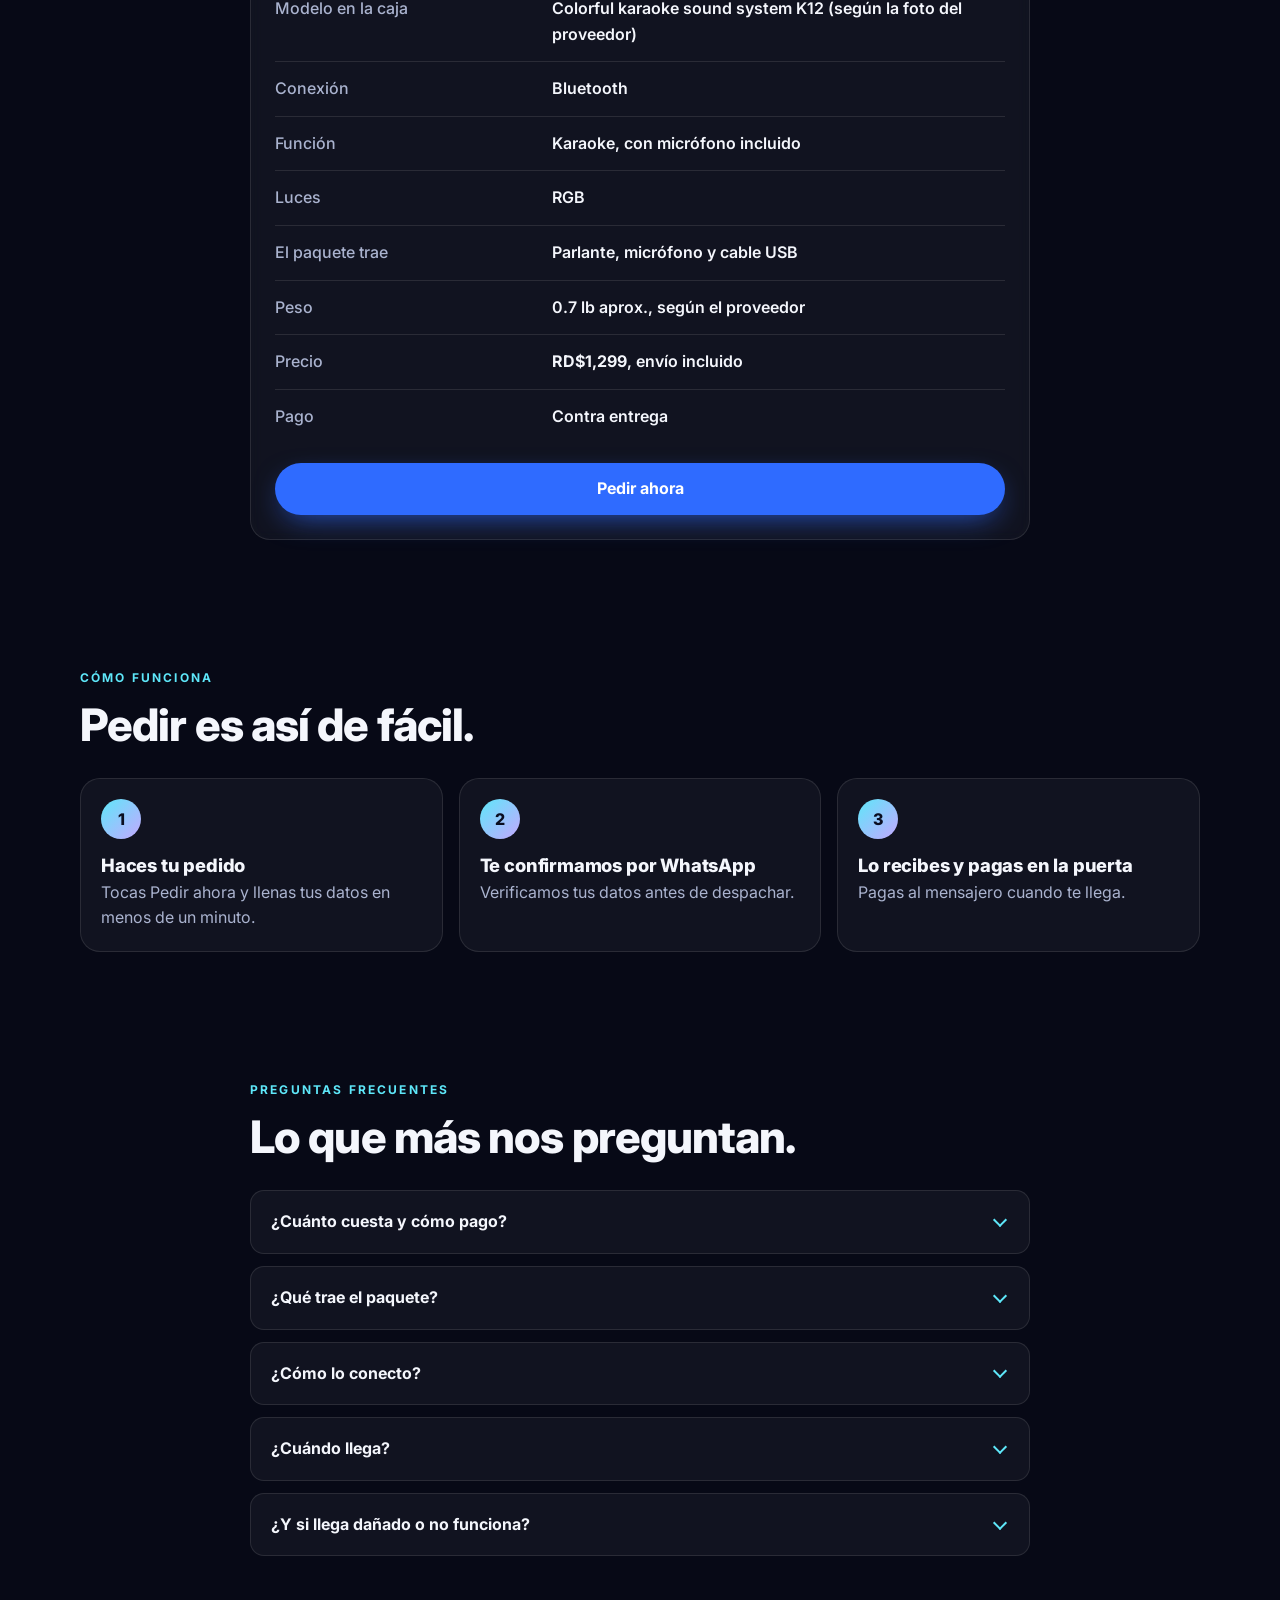
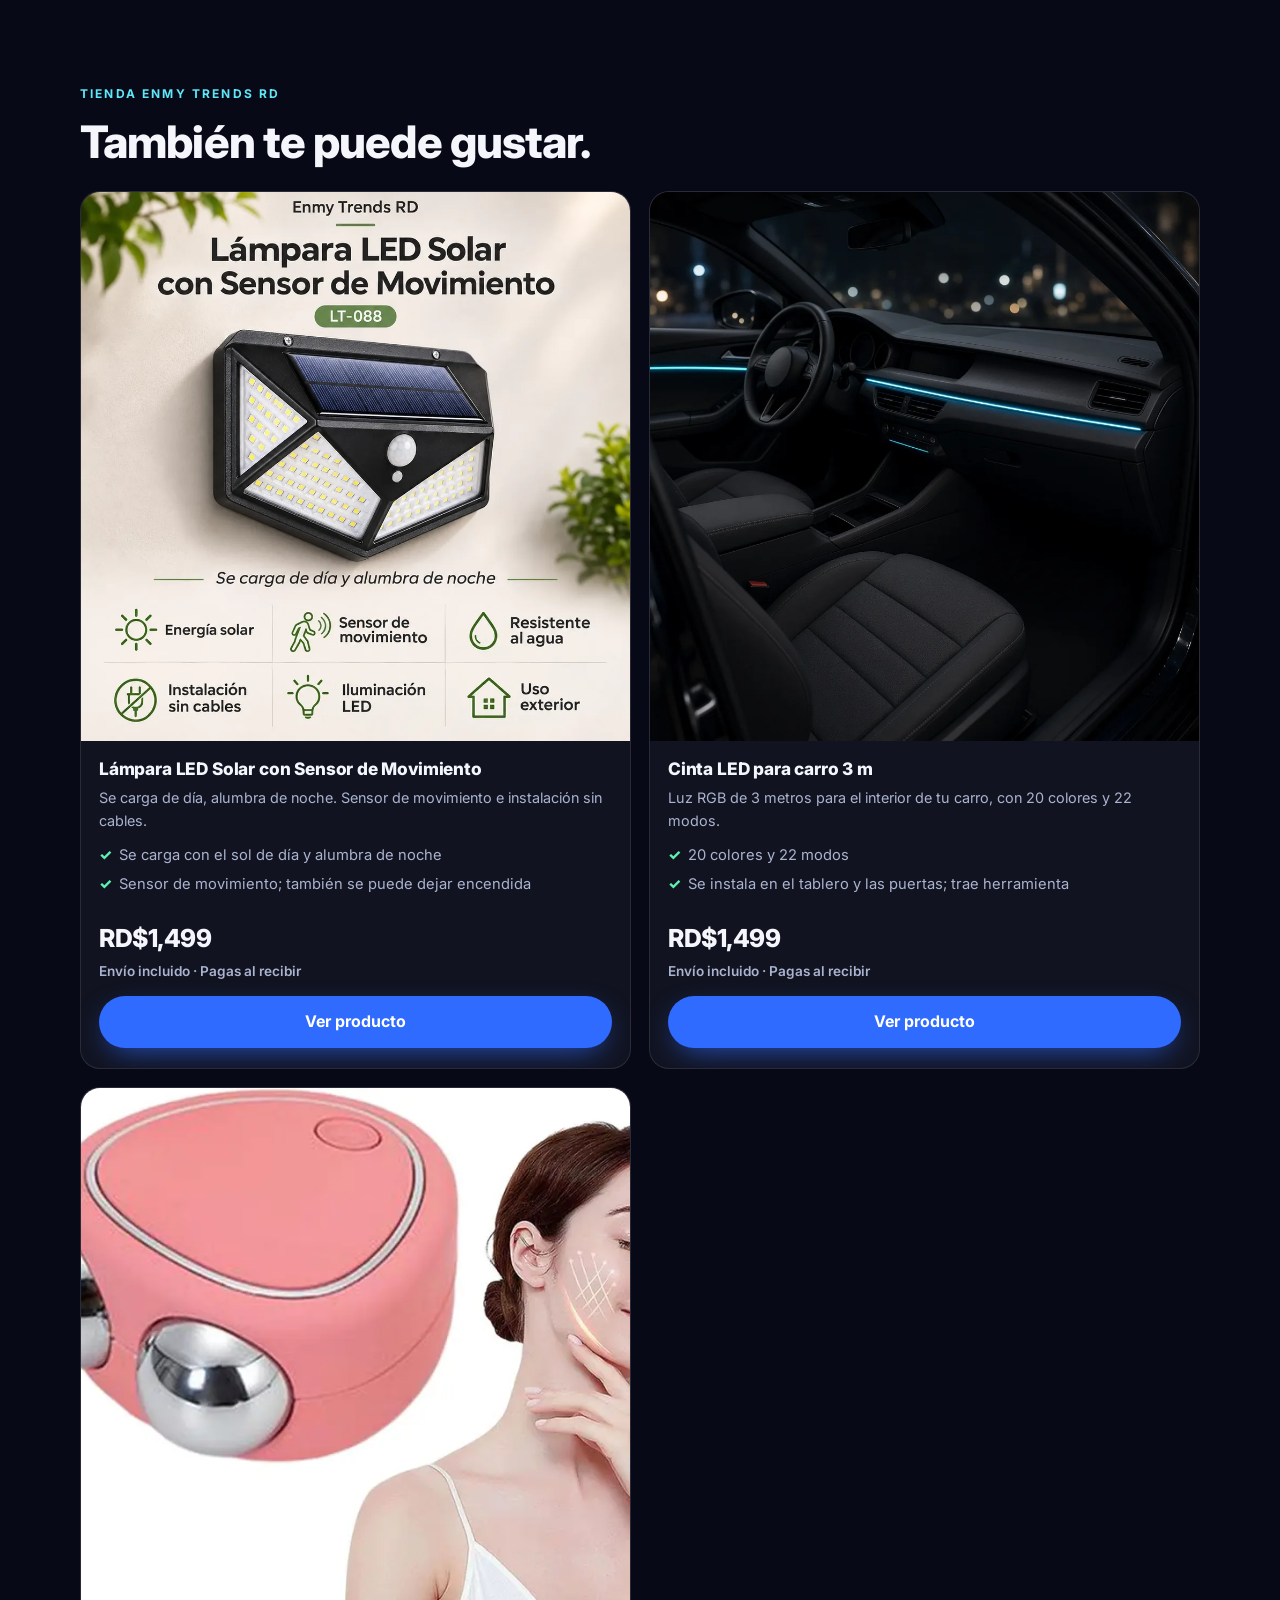
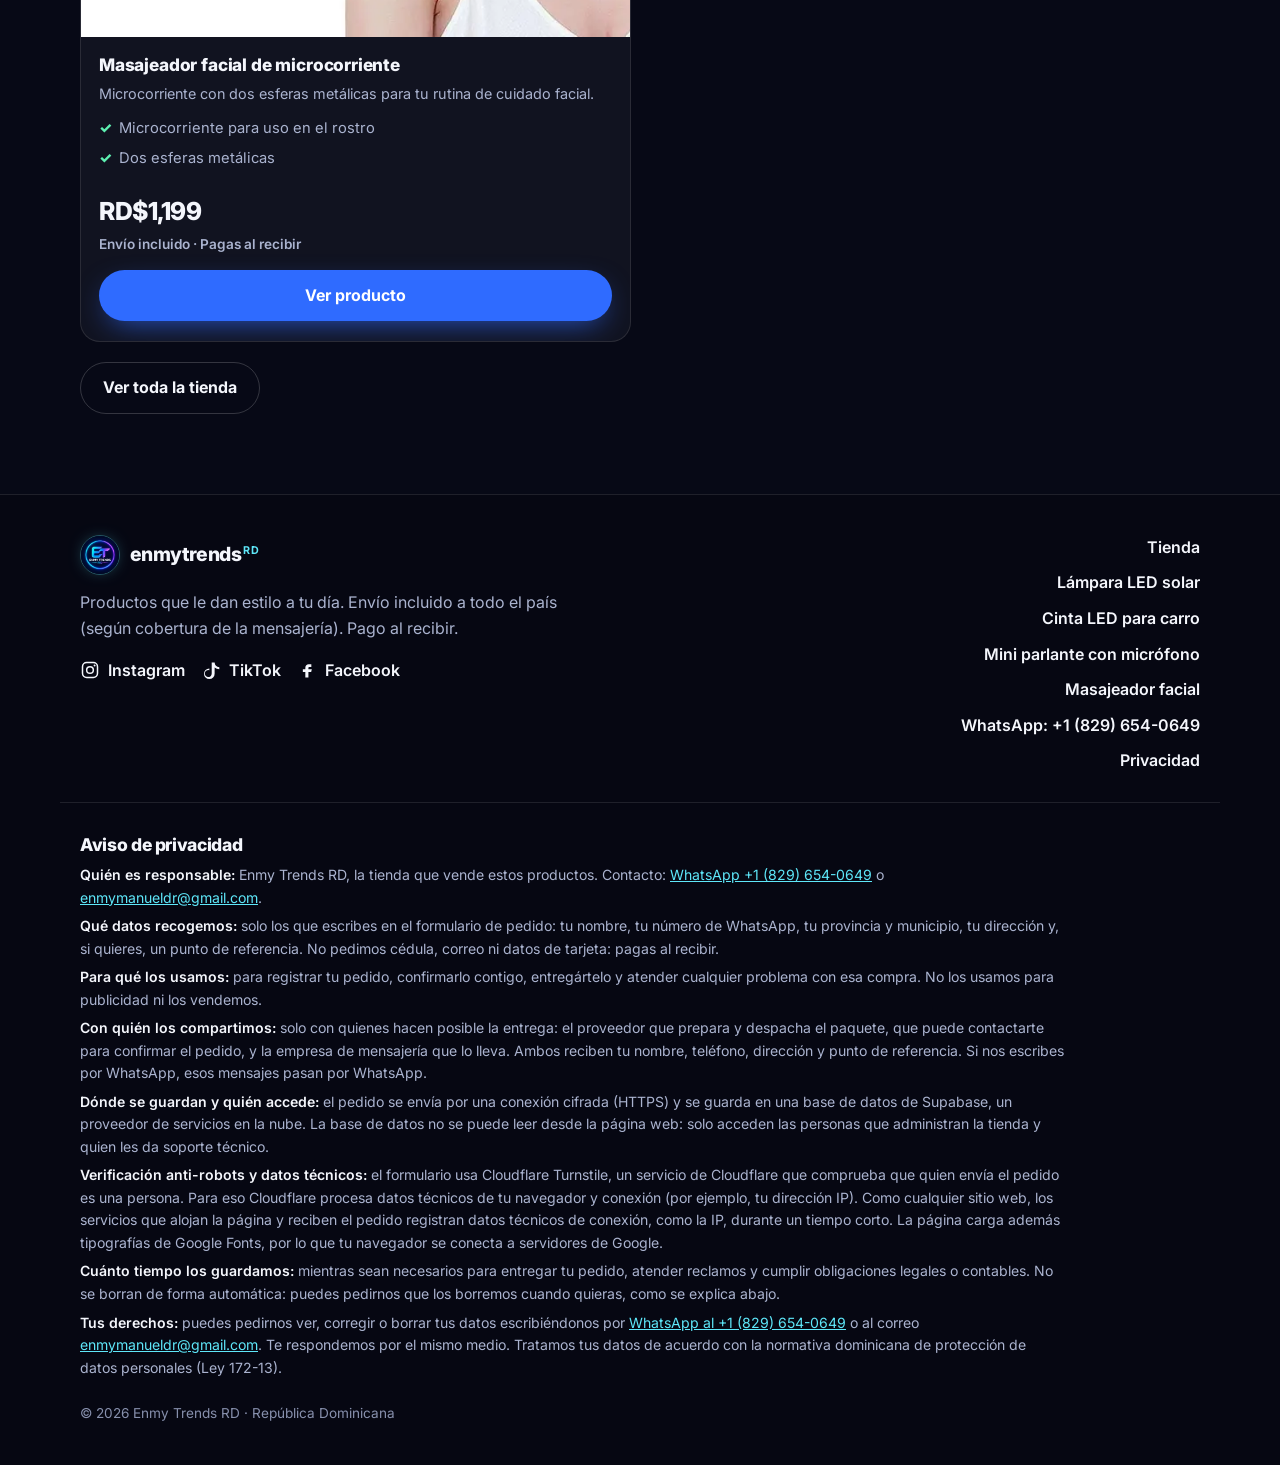
<file: parlante/index.html>
<!doctype html>
<html lang="es-DO">
<head>
  <meta charset="utf-8">
  <meta name="viewport" content="width=device-width, initial-scale=1, viewport-fit=cover">
  <title>Mini parlante Bluetooth RGB con micrófono · RD$1,299 | Enmy Trends RD</title>
  <meta name="description" content="Mini parlante Bluetooth con luces RGB, función karaoke y micrófono incluido. RD$1,299. Envío incluido a todo el país (según cobertura de la mensajería). Pago contra entrega.">
  <meta name="robots" content="index, follow">
  <meta name="theme-color" content="#070916">
  <meta name="color-scheme" content="dark">
  <link rel="canonical" href="https://enmytrendsrd.com/parlante/">

  <meta property="og:type" content="website">
  <meta property="og:locale" content="es_DO">
  <meta property="og:site_name" content="Enmy Trends RD">
  <meta property="og:url" content="https://enmytrendsrd.com/parlante/">
  <meta property="og:title" content="Mini parlante Bluetooth RGB con micrófono · RD$1,299 | Enmy Trends RD">
  <meta property="og:description" content="Mini parlante Bluetooth con luces RGB, función karaoke y micrófono incluido. RD$1,299. Envío incluido a todo el país (según cobertura de la mensajería). Pago contra entrega.">
  <meta property="og:image" content="https://enmytrendsrd.com/assets/parlante-rgb-01.webp">
  <meta property="og:image:secure_url" content="https://enmytrendsrd.com/assets/parlante-rgb-01.webp">
  <meta property="og:image:alt" content="Mini parlante con luces RGB y micrófono portátil sobre una mesa, en una sala">
  <meta name="twitter:card" content="summary_large_image">
  <meta name="twitter:title" content="Mini parlante Bluetooth RGB con micrófono · RD$1,299 | Enmy Trends RD">
  <meta name="twitter:description" content="Mini parlante Bluetooth con luces RGB, función karaoke y micrófono incluido. RD$1,299. Envío incluido a todo el país (según cobertura de la mensajería). Pago contra entrega.">
  <meta name="twitter:image" content="https://enmytrendsrd.com/assets/parlante-rgb-01.webp">
  <meta name="twitter:image:alt" content="Mini parlante con luces RGB y micrófono portátil sobre una mesa, en una sala">

  <script type="application/ld+json">
{
  "@context": "https://schema.org",
  "@graph": [
    {
      "@type": "Product",
      "name": "Mini parlante Bluetooth RGB con micrófono",
      "description": "Altavoz Bluetooth con función karaoke y micrófono incluido: música inalámbrica y voz amplificada en un solo equipo.",
      "image": [
        "https://enmytrendsrd.com/assets/parlante-rgb-01.webp",
        "https://enmytrendsrd.com/assets/parlante-rgb-02.webp",
        "https://enmytrendsrd.com/assets/parlante-rgb-03.webp"
      ],
      "sku": "MPM-001",
      "brand": {
        "@type": "Brand",
        "name": "Enmy Trends RD"
      },
      "offers": {
        "@type": "Offer",
        "url": "https://enmytrendsrd.com/parlante/",
        "price": "1299",
        "priceCurrency": "DOP",
        "availability": "https://schema.org/InStock",
        "itemCondition": "https://schema.org/NewCondition",
        "seller": {
          "@type": "Organization",
          "name": "Enmy Trends RD",
          "url": "https://enmytrendsrd.com/",
          "telephone": "+1-829-654-0649",
          "areaServed": "DO",
          "sameAs": [
            "https://www.instagram.com/enmytrends/",
            "https://www.tiktok.com/@enmytrends",
            "https://www.facebook.com/profile.php?id=61596457679814"
          ]
        }
      }
    },
    {
      "@type": "Organization",
      "name": "Enmy Trends RD",
      "url": "https://enmytrendsrd.com/",
      "telephone": "+1-829-654-0649",
      "areaServed": "DO",
      "sameAs": [
        "https://www.instagram.com/enmytrends/",
        "https://www.tiktok.com/@enmytrends",
        "https://www.facebook.com/profile.php?id=61596457679814"
      ]
    }
  ]
}
  </script>

  <link rel="icon" href="/favicon.ico" sizes="16x16 32x32 48x48">
  <link rel="icon" type="image/png" sizes="32x32" href="/assets/favicon-32.png">
  <link rel="icon" type="image/png" sizes="192x192" href="/assets/icon-192.png">
  <link rel="apple-touch-icon" sizes="180x180" href="/assets/apple-touch-icon.png">
  <link rel="manifest" href="/site.webmanifest">

  <link rel="preconnect" href="https://fonts.googleapis.com">
  <link rel="preconnect" href="https://fonts.gstatic.com" crossorigin>
  <link href="https://fonts.googleapis.com/css2?family=Inter:wght@400;500;600;700;800&display=swap" rel="stylesheet">
  <link rel="preload" as="image" href="/assets/logo-enmytrends.webp" type="image/webp">
  <link rel="preload" as="image" href="/assets/parlante-rgb-01.webp" type="image/webp">
  <link rel="stylesheet" href="/styles.css?v=20261115b">
  <noscript><style>.checkout{position:static;display:block;background:none;overflow:visible}.checkout-panel{margin:0 auto;box-shadow:none}.checkout-back{display:none}</style></noscript>
</head>
<body data-producto="parlante-rgb-micro">
  <a class="skip-link" href="#contenido">Saltar al contenido</a>

  <header class="site-header">
    <div class="container header-inner">
      <a class="logo" href="/" aria-label="Enmy Trends RD, inicio">
        <img class="logo-mark" src="/assets/logo-enmytrends.webp" srcset="/assets/logo-enmytrends.webp 256w, /assets/logo-enmytrends-512.webp 512w" sizes="40px" width="256" height="256" alt="">
        <span class="logo-word">enmytrends<sup>RD</sup></span>
      </a>
      <nav aria-label="Principal">
        <ul class="nav-list">
          <li><a href="/#productos">Productos</a></li>
          <li><a href="#preguntas">Preguntas</a></li>
          <li><a href="#pedido" class="nav-cta" data-cta="nav">Pedir</a></li>
        </ul>
      </nav>
    </div>
  </header>

  <main id="contenido">
    <section class="pdp" aria-labelledby="producto-title">
      <div class="container">
        <p class="crumbs"><a href="/">Tienda</a> <span aria-hidden="true">/</span> Parlante RGB</p>
        <div class="pdp-grid">
          <div class="pgallery" data-gallery>
            <figure class="pgallery-main">
              <img data-gallery-main src="/assets/parlante-rgb-01.webp" width="788" height="800" fetchpriority="high"
                   alt="Mini parlante con luces RGB y micrófono portátil sobre una mesa, en una sala">
            </figure>
            <div class="pgallery-thumbs" role="list">
                <button type="button" role="listitem" data-gallery-thumb aria-current="true" aria-label="Foto 1: parlante encendido en una sala"
                        data-src="/assets/parlante-rgb-01.webp" data-width="788" data-height="800"
                        data-alt="Mini parlante con luces RGB y micrófono portátil sobre una mesa, en una sala">
                  <img src="/assets/parlante-rgb-01.webp" width="788" height="800" alt="" decoding="async">
                </button>
                <button type="button" role="listitem" data-gallery-thumb aria-label="Foto 2: contenido del paquete"
                        data-src="/assets/parlante-rgb-02.webp" data-width="640" data-height="800"
                        data-alt="Parlante, micrófono, cable USB y caja del Colorful karaoke sound system, modelo K12">
                  <img src="/assets/parlante-rgb-02.webp" width="640" height="800" alt="" loading="lazy" decoding="async">
                </button>
                <button type="button" role="listitem" data-gallery-thumb aria-label="Foto 3: parlante y micrófono"
                        data-src="/assets/parlante-rgb-03.webp" data-width="200" data-height="203"
                        data-alt="Mini parlante beige con asa, aro de luces RGB y micrófono">
                  <img src="/assets/parlante-rgb-03.webp" width="200" height="203" alt="" loading="lazy" decoding="async">
                </button>
            </div>
          </div>
          <div class="pdp-info">
            <p class="eyebrow">Música y karaoke</p>
            <h1 id="producto-title">Mini parlante Bluetooth RGB con micrófono</h1>
            <p class="lead">Altavoz Bluetooth con función karaoke y micrófono incluido: música inalámbrica y voz amplificada en un solo equipo.</p>
            <ul class="product-benefits">
            <li>Bluetooth y función karaoke</li>
            <li>Micrófono incluido</li>
            <li>Luces RGB; el paquete trae cable USB</li>
            </ul>
            <p class="product-price"><strong>RD$1,299</strong> <span>Envío incluido · Pagas al recibir</span></p>
            <ul class="chips" aria-label="Condiciones">
            <li class="chip"><svg aria-hidden="true" viewBox="0 0 24 24"><path d="M3 7h11v8H3zM14 10h4l3 3v2h-7z" fill="none" stroke="currentColor" stroke-width="1.8" stroke-linejoin="round"/><circle cx="7" cy="17" r="1.8" fill="currentColor"/><circle cx="17" cy="17" r="1.8" fill="currentColor"/></svg>Envío incluido a todo el país (según cobertura de la mensajería)</li>
            <li class="chip"><svg aria-hidden="true" viewBox="0 0 24 24"><rect x="3" y="6" width="18" height="12" rx="2" fill="none" stroke="currentColor" stroke-width="1.8"/><circle cx="12" cy="12" r="2.6" fill="none" stroke="currentColor" stroke-width="1.8"/></svg>Pago contra entrega</li>
          </ul>
            <a href="#pedido" class="btn btn-primary btn-lg btn-block" data-cta="hero"><span class="cta-long">Pedir ahora · Paga al recibir</span><span class="cta-short">Pedir ahora</span></a>
            <p class="src-note">Fotos del proveedor.</p>
          </div>
        </div>
      </div>
    </section>

    <section class="section section-tight" id="producto" aria-labelledby="beneficios-title">
      <div class="container">
        <p class="eyebrow">Por qué te va a encantar</p>
        <h2 id="beneficios-title">Música y voz en un solo equipo.</h2>
        <div class="cards-3">
          <article class="card">
            <span class="card-num">01</span>
            <h3>Tu música sin cables</h3>
            <p>Conecta tu celular por Bluetooth y pon tu música donde quieras.</p>
          </article>
          <article class="card">
            <span class="card-num">02</span>
            <h3>Karaoke en un solo equipo</h3>
            <p>Trae su micrófono: canta con la voz amplificada en el mismo parlante.</p>
          </article>
          <article class="card">
            <span class="card-num">03</span>
            <h3>Compra con confianza</h3>
            <p>No pagas nada por adelantado; pagas al recibir tu pedido.</p>
          </article>
        </div>
      </div>
    </section>

    <section class="section section-tight" aria-labelledby="ficha-title">
      <div class="container narrow">
        <p class="eyebrow">Ficha del producto</p>
        <h2 id="ficha-title">Todo lo que necesitas saber.</h2>
        <div class="card spec-card">
          <table class="spec-table">
            <caption class="sr-only">Especificaciones: Mini parlante Bluetooth RGB con micrófono</caption>
            <tbody>
              <tr><th scope="row">Producto</th><td>Mini parlante Bluetooth RGB con micrófono</td></tr>
              <tr><th scope="row">Modelo en la caja</th><td>Colorful karaoke sound system K12 (según la foto del proveedor)</td></tr>
              <tr><th scope="row">Conexión</th><td>Bluetooth</td></tr>
              <tr><th scope="row">Función</th><td>Karaoke, con micrófono incluido</td></tr>
              <tr><th scope="row">Luces</th><td>RGB</td></tr>
              <tr><th scope="row">El paquete trae</th><td>Parlante, micrófono y cable USB</td></tr>
              <tr><th scope="row">Peso</th><td>0.7 lb aprox., según el proveedor</td></tr>
              <tr><th scope="row">Precio</th><td><strong>RD$1,299</strong>, envío incluido</td></tr>
              <tr><th scope="row">Pago</th><td>Contra entrega</td></tr>
            </tbody>
          </table>
          <a href="#pedido" class="btn btn-primary btn-block" data-cta="spec"><span class="cta-long">Pedir ahora</span><span class="cta-short">Pedir ahora</span></a>
        </div>
      </div>
    </section>

    <section class="section section-tight" aria-labelledby="pasos-title">
      <div class="container">
        <p class="eyebrow">Cómo funciona</p>
        <h2 id="pasos-title">Pedir es así de fácil.</h2>
        <ol class="steps">
          <li class="step"><span class="step-num" aria-hidden="true">1</span><div><h3>Haces tu pedido</h3><p>Tocas Pedir ahora y llenas tus datos en menos de un minuto.</p></div></li>
          <li class="step"><span class="step-num" aria-hidden="true">2</span><div><h3>Te confirmamos por WhatsApp</h3><p>Verificamos tus datos antes de despachar.</p></div></li>
          <li class="step"><span class="step-num" aria-hidden="true">3</span><div><h3>Lo recibes y pagas en la puerta</h3><p>Pagas al mensajero cuando te llega.</p></div></li>
        </ol>
      </div>
    </section>

    <section class="section section-tight" id="preguntas" aria-labelledby="faq-title">
      <div class="container narrow">
        <p class="eyebrow">Preguntas frecuentes</p>
        <h2 id="faq-title">Lo que más nos preguntan.</h2>
        <div class="faq">
          <details>
            <summary>¿Cuánto cuesta y cómo pago?</summary>
            <p>RD$1,299 con envío incluido. Pagas contra entrega, cuando el mensajero te entrega el paquete.</p>
          </details>
          <details>
            <summary>¿Qué trae el paquete?</summary>
            <p>El mini parlante, su micrófono y un cable USB, según las fotos del proveedor.</p>
          </details>
          <details>
            <summary>¿Cómo lo conecto?</summary>
            <p>Por Bluetooth desde tu celular. Si tienes dudas antes de pedir, <a class="wa-link" href="https://wa.me/18296540649" target="_blank" rel="noopener">escríbenos por WhatsApp</a>.</p>
          </details>
          <details>
            <summary>¿Cuándo llega?</summary>
            <p>Envío incluido a todo el país (según cobertura de la mensajería). El tiempo de entrega depende de tu provincia; te lo confirmamos por WhatsApp antes del envío. Tu pedido queda pendiente hasta que lo confirmemos contigo por WhatsApp.</p>
          </details>
          <details>
            <summary>¿Y si llega dañado o no funciona?</summary>
            <p>Si tu parlante llega dañado o no funciona, escríbenos por WhatsApp dentro de las primeras 48 horas con un video y te indicamos la solución disponible.</p>
          </details>
        </div>
      </div>
    </section>

    <section class="section section-tight" id="relacionados" aria-labelledby="relacionados-title">
      <div class="container">
        <p class="eyebrow">Tienda Enmy Trends RD</p>
        <h2 id="relacionados-title">También te puede gustar.</h2>
        <div class="related-grid">

          <article class="product-card" id="producto-lampara-solar-sensor">
            <a class="card-link" href="/lampara-solar/" tabindex="-1" aria-hidden="true">
              <img src="/assets/lampara-solar-portada.webp" width="1024" height="1024" alt="Lámpara LED solar con sensor de movimiento, instalada en una pared, con energía solar, sensor, resistencia al agua, instalación sin cables, luz LED y uso exterior" loading="lazy" decoding="async">
            </a>
            <div class="product-body">
              <h3><a href="/lampara-solar/">Lámpara LED Solar con Sensor de Movimiento</a></h3>
              <p class="product-lead">Se carga de día, alumbra de noche. Sensor de movimiento e instalación sin cables.</p>
              <ul class="product-benefits"><li>Se carga con el sol de día y alumbra de noche</li><li>Sensor de movimiento; también se puede dejar encendida</li></ul>
              <p class="product-price"><strong>RD$1,499</strong> <span>Envío incluido · Pagas al recibir</span></p>
              <a href="/lampara-solar/" class="btn btn-primary btn-block">Ver producto</a>
            </div>
          </article>

          <article class="product-card" id="producto-led-auto-rgb">
            <a class="card-link" href="/cinta-led/" tabindex="-1" aria-hidden="true">
              <img src="/assets/cinta-led-portada.webp" width="1024" height="1024" alt="Interior de un carro de noche con una línea de luz cian en el tablero y un tramo de la puerta" loading="lazy" decoding="async">
            </a>
            <div class="product-body">
              <h3><a href="/cinta-led/">Cinta LED para carro 3 m</a></h3>
              <p class="product-lead">Luz RGB de 3 metros para el interior de tu carro, con 20 colores y 22 modos.</p>
              <ul class="product-benefits"><li>20 colores y 22 modos</li><li>Se instala en el tablero y las puertas; trae herramienta</li></ul>
              <p class="product-price"><strong>RD$1,499</strong> <span>Envío incluido · Pagas al recibir</span></p>
              <a href="/cinta-led/" class="btn btn-primary btn-block">Ver producto</a>
            </div>
          </article>

          <article class="product-card" id="producto-masajeador-facial">
            <a class="card-link" href="/masajeador/" tabindex="-1" aria-hidden="true">
              <img src="/assets/masajeador-01.webp" width="800" height="624" alt="Masajeador facial rosado con dos esferas metálicas, junto a una persona usándolo en el rostro" loading="lazy" decoding="async">
            </a>
            <div class="product-body">
              <h3><a href="/masajeador/">Masajeador facial de microcorriente</a></h3>
              <p class="product-lead">Microcorriente con dos esferas metálicas para tu rutina de cuidado facial.</p>
              <ul class="product-benefits"><li>Microcorriente para uso en el rostro</li><li>Dos esferas metálicas</li></ul>
              <p class="product-price"><strong>RD$1,199</strong> <span>Envío incluido · Pagas al recibir</span></p>
              <a href="/masajeador/" class="btn btn-primary btn-block">Ver producto</a>
            </div>
          </article>

        </div>
        <p style="margin-top:20px"><a class="btn btn-ghost" href="/">Ver toda la tienda</a></p>
      </div>
    </section>
  </main>

  <footer class="site-footer">
    <div class="container footer-inner">
      <div>
        <p class="logo footer-logo">
          <img class="logo-mark" src="/assets/logo-enmytrends.webp" width="256" height="256" alt="" decoding="async">
          <span class="logo-word">enmytrends<sup>RD</sup></span>
        </p>
        <p class="footer-text">Productos que le dan estilo a tu día. Envío incluido a todo el país (según cobertura de la mensajería). Pago al recibir.</p>
        <ul class="footer-social">
          <li><a href="https://www.instagram.com/enmytrends/" target="_blank" rel="noopener" aria-label="Enmy Trends en Instagram"><svg aria-hidden="true" viewBox="0 0 24 24" width="20" height="20"><rect x="3" y="3" width="18" height="18" rx="5" fill="none" stroke="currentColor" stroke-width="1.8"/><circle cx="12" cy="12" r="4" fill="none" stroke="currentColor" stroke-width="1.8"/><circle cx="17.5" cy="6.5" r="1.2" fill="currentColor"/></svg><span>Instagram</span></a></li>
          <li><a href="https://www.tiktok.com/@enmytrends" target="_blank" rel="noopener" aria-label="Enmy Trends en TikTok"><svg aria-hidden="true" viewBox="0 0 24 24" width="20" height="20"><path fill="currentColor" d="M14.2 3h2.15A6.2 6.2 0 0 0 22 8.7V11a8.3 8.3 0 0 1-5.65-2.15V16.4A6.4 6.4 0 1 1 10 10.1v2.25a4.15 4.15 0 1 0 2.85 3.95V3z"/></svg><span>TikTok</span></a></li>
          <li><a href="https://www.facebook.com/profile.php?id=61596457679814" target="_blank" rel="noopener" aria-label="Enmy Trends en Facebook"><svg aria-hidden="true" viewBox="0 0 24 24" width="20" height="20"><path fill="currentColor" d="M14 8.5h3.2V5h-3.2C11.7 5 10 6.7 10 9.2V11H7v3.5h3V21h3.7v-6.5H17L17.8 11H13.7V9.2c0-.5.3-.7.8-.7z"/></svg><span>Facebook</span></a></li>
        </ul>
      </div>
      <ul class="footer-links">
        <li><a href="/">Tienda</a></li>
        <li><a href="/lampara-solar/">Lámpara LED solar</a></li>
        <li><a href="/cinta-led/">Cinta LED para carro</a></li>
        <li><a href="/parlante/">Mini parlante con micrófono</a></li>
        <li><a href="/masajeador/">Masajeador facial</a></li>
        <li><a class="wa-link" href="https://wa.me/18296540649" target="_blank" rel="noopener">WhatsApp: +1 (829) 654-0649</a></li>
        <li><a href="#privacidad">Privacidad</a></li>
      </ul>
    </div>
    <section class="container privacy" id="privacidad" aria-labelledby="privacidad-title">
      <h2 id="privacidad-title">Aviso de privacidad</h2>
      <p><strong>Quién es responsable:</strong> Enmy Trends RD, la tienda que vende estos productos. Contacto: <a class="wa-link" href="https://wa.me/18296540649" target="_blank" rel="noopener">WhatsApp +1 (829) 654-0649</a> o <a href="mailto:enmymanueldr@gmail.com">enmymanueldr@gmail.com</a>.</p>
      <p><strong>Qué datos recogemos:</strong> solo los que escribes en el formulario de pedido: tu nombre, tu número de WhatsApp, tu provincia y municipio, tu dirección y, si quieres, un punto de referencia. No pedimos cédula, correo ni datos de tarjeta: pagas al recibir.</p>
      <p><strong>Para qué los usamos:</strong> para registrar tu pedido, confirmarlo contigo, entregártelo y atender cualquier problema con esa compra. No los usamos para publicidad ni los vendemos.</p>
      <p><strong>Con quién los compartimos:</strong> solo con quienes hacen posible la entrega: el proveedor que prepara y despacha el paquete, que puede contactarte para confirmar el pedido, y la empresa de mensajería que lo lleva. Ambos reciben tu nombre, teléfono, dirección y punto de referencia. Si nos escribes por WhatsApp, esos mensajes pasan por WhatsApp.</p>
      <p><strong>Dónde se guardan y quién accede:</strong> el pedido se envía por una conexión cifrada (HTTPS) y se guarda en una base de datos de Supabase, un proveedor de servicios en la nube. La base de datos no se puede leer desde la página web: solo acceden las personas que administran la tienda y quien les da soporte técnico.</p>
      <p><strong>Verificación anti-robots y datos técnicos:</strong> el formulario usa Cloudflare Turnstile, un servicio de Cloudflare que comprueba que quien envía el pedido es una persona. Para eso Cloudflare procesa datos técnicos de tu navegador y conexión (por ejemplo, tu dirección IP). Como cualquier sitio web, los servicios que alojan la página y reciben el pedido registran datos técnicos de conexión, como la IP, durante un tiempo corto. La página carga además tipografías de Google Fonts, por lo que tu navegador se conecta a servidores de Google.</p>
      <p><strong>Cuánto tiempo los guardamos:</strong> mientras sean necesarios para entregar tu pedido, atender reclamos y cumplir obligaciones legales o contables. No se borran de forma automática: puedes pedirnos que los borremos cuando quieras, como se explica abajo.</p>
      <p><strong>Tus derechos:</strong> puedes pedirnos ver, corregir o borrar tus datos escribiéndonos por <a class="wa-link" href="https://wa.me/18296540649" target="_blank" rel="noopener">WhatsApp al +1 (829) 654-0649</a> o al correo <a href="mailto:enmymanueldr@gmail.com">enmymanueldr@gmail.com</a>. Te respondemos por el mismo medio. Tratamos tus datos de acuerdo con la normativa dominicana de protección de datos personales (Ley 172-13).</p>
    </section>
    <div class="container footer-bottom">
      <p>© <span id="year">2026</span> Enmy Trends RD · República Dominicana</p>
    </div>
  </footer>

  <section class="checkout order-section" id="pedido" aria-labelledby="pedido-title">
    <div class="checkout-panel">
      <div class="checkout-top">
        <a href="./" class="checkout-back" id="checkout-back" data-checkout-close aria-label="Volver al producto"><svg aria-hidden="true" viewBox="0 0 24 24" width="22" height="22"><path d="M15 5l-7 7 7 7" fill="none" stroke="currentColor" stroke-width="2.2" stroke-linecap="round" stroke-linejoin="round"/></svg><span>Volver</span></a>
        <h2 id="pedido-title" class="checkout-title">Tu pedido</h2>
        <span class="checkout-badge">Pagas al recibir</span>
      </div>
      <div class="checkout-body">
        <div class="checkout-product summary-card" id="checkout-product">
          <img id="summary-photo" src="/assets/parlante-rgb-01.webp" width="788" height="800" decoding="async" alt="">
          <div class="checkout-product-info">
            <p class="summary-name" id="summary-name">Mini parlante Bluetooth RGB con micrófono</p>
            <p class="summary-meta" id="summary-meta">Con micrófono · envío incluido</p>
            <p class="summary-unit"><strong id="summary-price">RD$1,299</strong> <span>c/u · envío incluido</span></p>
          </div>
        </div>
        <ul class="summary-points">
          <li>Envío incluido</li>
          <li>Pagas al recibir</li>
          <li>Te confirmamos por WhatsApp</li>
        </ul>
        <div class="form-card checkout-form">
          <div class="orders-closed" id="orders-closed" tabindex="-1">
            <p class="oc-title">Los pedidos abren muy pronto.</p>
            <p>¿Tienes preguntas? <a class="wa-link" href="https://wa.me/18296540649" target="_blank" rel="noopener">Escríbenos por WhatsApp</a></p>
          </div>
          <div class="wa-notice" id="wa-notice" hidden>
            <p><strong>Tu pedido se envía por WhatsApp.</strong> Te lo confirmamos por mensaje antes de despachar. Al enviarlo, compartes estos datos con Enmy Trends RD a través de WhatsApp.</p>
          </div>
          <form id="order-form" novalidate>
            <fieldset class="order-fields" id="order-fields" disabled>
            <legend class="sr-only">Datos de entrega</legend>
            <div class="field qty-field">
              <label id="qty-label" for="f-cantidad">Cantidad</label>
              <div class="qty-control" role="group" aria-labelledby="qty-label">
                <button type="button" class="qty-btn" id="qty-minus" aria-label="Quitar una unidad" aria-controls="f-cantidad" disabled>−</button>
                <input id="f-cantidad" name="cantidad" type="number" inputmode="numeric" min="1" max="5" step="1" value="1" required autocomplete="off" aria-describedby="h-cantidad e-cantidad">
                <button type="button" class="qty-btn" id="qty-plus" aria-label="Agregar una unidad" aria-controls="f-cantidad">+</button>
              </div>
              <p class="hint" id="h-cantidad">Máximo 5 unidades por pedido. Para más, <a class="wa-link" href="https://wa.me/18296540649" target="_blank" rel="noopener">escríbenos por WhatsApp</a>.</p>
              <p class="error" id="e-cantidad" aria-live="polite"></p>
            </div>
            <div class="field">
              <label for="f-nombre">Nombre completo</label>
              <input id="f-nombre" name="nombre" type="text" autocomplete="name" required minlength="3" maxlength="100" aria-describedby="e-nombre">
              <p class="error" id="e-nombre" aria-live="polite"></p>
            </div>
            <div class="field">
              <label for="f-whatsapp">WhatsApp</label>
              <input id="f-whatsapp" name="whatsapp" type="tel" inputmode="tel" autocomplete="tel-national" placeholder="809-000-0000" required maxlength="20" aria-describedby="h-whatsapp e-whatsapp">
              <p class="hint" id="h-whatsapp">Número de 10 dígitos que empiece con 809, 829 u 849.</p>
              <p class="error" id="e-whatsapp" aria-live="polite"></p>
            </div>
            <div class="field-row">
              <div class="field">
                <label for="f-provincia">Provincia</label>
                <select id="f-provincia" name="provincia" required aria-describedby="e-provincia">
                  <option value="">Selecciona tu provincia</option>
                  <option value="Azua">Azua</option>
                  <option value="Bahoruco">Bahoruco</option>
                  <option value="Barahona">Barahona</option>
                  <option value="Dajabón">Dajabón</option>
                  <option value="Distrito Nacional">Distrito Nacional</option>
                  <option value="Duarte">Duarte</option>
                  <option value="El Seibo">El Seibo</option>
                  <option value="Elías Piña">Elías Piña</option>
                  <option value="Espaillat">Espaillat</option>
                  <option value="Hato Mayor">Hato Mayor</option>
                  <option value="Hermanas Mirabal">Hermanas Mirabal</option>
                  <option value="Independencia">Independencia</option>
                  <option value="La Altagracia">La Altagracia</option>
                  <option value="La Romana">La Romana</option>
                  <option value="La Vega">La Vega</option>
                  <option value="María Trinidad Sánchez">María Trinidad Sánchez</option>
                  <option value="Monseñor Nouel">Monseñor Nouel</option>
                  <option value="Monte Cristi">Monte Cristi</option>
                  <option value="Monte Plata">Monte Plata</option>
                  <option value="Pedernales">Pedernales</option>
                  <option value="Peravia">Peravia</option>
                  <option value="Puerto Plata">Puerto Plata</option>
                  <option value="Samaná">Samaná</option>
                  <option value="San Cristóbal">San Cristóbal</option>
                  <option value="San José de Ocoa">San José de Ocoa</option>
                  <option value="San Juan">San Juan</option>
                  <option value="San Pedro de Macorís">San Pedro de Macorís</option>
                  <option value="Sánchez Ramírez">Sánchez Ramírez</option>
                  <option value="Santiago">Santiago</option>
                  <option value="Santiago Rodríguez">Santiago Rodríguez</option>
                  <option value="Santo Domingo">Santo Domingo</option>
                  <option value="Valverde">Valverde</option>
                </select>
                <p class="error" id="e-provincia" aria-live="polite"></p>
              </div>
              <div class="field">
                <label for="f-municipio">Municipio</label>
                <select id="f-municipio" name="municipio" autocomplete="address-level2" required aria-describedby="e-municipio">
                  <option value="" selected disabled>Elige primero tu provincia</option>
                </select>
                <p class="error" id="e-municipio" aria-live="polite"></p>
              </div>
            </div>
            <div class="field">
              <label for="f-direccion">Dirección</label>
              <input id="f-direccion" name="direccion" type="text" autocomplete="street-address" placeholder="Sector, calle, número y apartamento" required minlength="8" maxlength="250" aria-describedby="e-direccion">
              <p class="error" id="e-direccion" aria-live="polite"></p>
            </div>
            <div class="field">
              <label for="f-referencia">Punto de referencia <span class="optional">(opcional)</span></label>
              <input id="f-referencia" name="referencia" type="text" autocomplete="off" placeholder="Ej.: frente al colmado, casa verde" maxlength="200" aria-describedby="h-referencia e-referencia">
              <p class="hint" id="h-referencia">Máximo 200 caracteres, sin los signos &lt; ni &gt;.</p>
              <p class="error" id="e-referencia" aria-live="polite"></p>
            </div>
            <div class="field turnstile-slot" id="turnstile-slot" hidden></div>
            <p class="order-total" id="order-total" aria-live="polite">
              <span class="order-total-label">Total</span>
              <strong id="order-total-value">RD$1,299</strong>
              <span class="order-total-note">envío incluido</span>
            </p>
            <button type="submit" class="btn btn-primary btn-block btn-lg" id="submit-btn" aria-describedby="order-total consent-note">Pedidos muy pronto</button>
            <p class="privacy-note consent-note" id="consent-note">Al confirmar tu pedido aceptas que usemos los datos de este formulario para gestionarlo y entregarlo, y que los compartamos con el proveedor y la mensajería, según nuestro <a href="#privacidad">aviso de privacidad</a>.</p>
            <p class="error" id="submit-error" role="alert"></p>
            </fieldset>
            <p class="form-foot" id="form-foot">Los pedidos en línea abren muy pronto.</p>
          </form>

          <div class="form-state" id="state-preview" hidden tabindex="-1">
            <p class="state-eyebrow" id="preview-eyebrow">Demostración</p>
            <h3 id="preview-title">Resumen de tu pedido</h3>
            <dl class="preview-list" id="preview-list"></dl>
            <p class="state-note" id="preview-note">Esto es una demostración: todavía no estamos recibiendo pedidos por esta página y este pedido no se envió. Los pedidos abren muy pronto.</p>
            <div class="state-actions">
              <a class="btn btn-primary btn-block" id="preview-wa" href="https://wa.me/18296540649" target="_blank" rel="noopener" hidden>Enviar pedido por WhatsApp</a>
              <button type="button" class="btn btn-ghost btn-block" id="preview-edit">Editar datos</button>
              <p class="preview-help">¿Tienes preguntas? <a class="wa-link" href="https://wa.me/18296540649" target="_blank" rel="noopener">Escríbenos por WhatsApp</a></p>
            </div>
          </div>

          <div class="form-state" id="state-success" hidden tabindex="-1">
            <div class="success-icon" aria-hidden="true">✓</div>
            <h3 id="success-title">¡Pedido recibido!</h3>
            <p>Te escribiremos por WhatsApp para confirmar tu dirección. Pagas al recibir.</p>
            <div class="state-actions">
              <button type="button" class="btn btn-primary btn-block" id="success-close" data-checkout-close>Volver al producto</button>
              <a class="btn btn-ghost btn-block" href="/">Ir a la tienda</a>
            </div>
          </div>
        <p class="summary-eta">Envío incluido a todo el país (según cobertura de la mensajería). El tiempo de entrega depende de tu provincia; te lo confirmamos por WhatsApp antes del envío.</p>
      </div>
    </div>
  </section>

  <div class="sticky-bar" id="sticky-bar" aria-hidden="false">
    <p class="sticky-price"><strong id="sticky-price">RD$1,299</strong><span id="sticky-meta">Parlante RGB · Envío incluido</span></p>
    <a href="#pedido" class="btn btn-primary" data-cta="sticky"><span class="cta-long">Pedir ahora · Paga al recibir</span><span class="cta-short">Pedir ahora</span></a>
  </div>

  <script src="/locations.js?v=20261115b" defer></script>
  <script src="/script.js?v=20261115b" defer></script>
  <!-- Cloudflare Web Analytics --><script type='module' src='https://static.cloudflareinsights.com/beacon.min.js' data-cf-beacon='{"token": "47fd88a6245449f6abf4c5e001e17d7c"}'></script><!-- End Cloudflare Web Analytics -->
</body>
</html>
</file>
<file: styles.css>
/* Enmy Trends RD · Landing */
:root{
  --bg:#070916; --bg-2:#0b0f24; --surface:rgba(255,255,255,.045); --surface-2:rgba(255,255,255,.07);
  --border:rgba(255,255,255,.10); --border-2:rgba(255,255,255,.18);
  --text:#f4f6fc; --muted:#aab3cf; --cyan:#5ee7f9; --lilac:#c4a8ff; --blue:#2f6bff; --blue-2:#1f56e6;
  --error:#ff8a8a; --ok:#5ef0b1;
  --radius:20px; --radius-sm:14px; --maxw:1160px;
  --font:"Inter",system-ui,-apple-system,"Segoe UI",Roboto,"Helvetica Neue",Arial,sans-serif;
}
*,*::before,*::after{box-sizing:border-box}
html{scroll-behavior:smooth;-webkit-text-size-adjust:100%}
body{margin:0;font-family:var(--font);background:var(--bg);color:var(--text);line-height:1.6;font-size:16px;
  -webkit-font-smoothing:antialiased;
  background-image:
    radial-gradient(900px 600px at 85% -10%,rgba(70,90,255,.28),transparent 60%),
    radial-gradient(700px 520px at -10% 20%,rgba(140,60,220,.20),transparent 60%),
    radial-gradient(800px 600px at 50% 110%,rgba(40,120,255,.14),transparent 60%);
  background-attachment:scroll}
img{max-width:100%;height:auto;display:block}
a{color:var(--cyan)}
h1,h2,h3{line-height:1.1;margin:0 0 .5em;font-weight:800;letter-spacing:-.02em}
h2{font-size:clamp(1.9rem,4.4vw,2.8rem)}
h3{font-size:1.15rem;letter-spacing:-.01em}
p{margin:0 0 1em}
.container{width:100%;max-width:var(--maxw);margin:0 auto;padding:0 20px}
.narrow{max-width:820px}
.sr-only{position:absolute;width:1px;height:1px;overflow:hidden;clip:rect(0 0 0 0);white-space:nowrap}
.skip-link{position:absolute;left:12px;top:-60px;z-index:100;background:#fff;color:#000;padding:10px 16px;border-radius:10px;font-weight:700;text-decoration:none}
.skip-link:focus{top:12px}
:focus-visible{outline:3px solid var(--cyan);outline-offset:3px;border-radius:6px}

.eyebrow{font-size:.75rem;font-weight:700;letter-spacing:.18em;text-transform:uppercase;color:var(--cyan);margin-bottom:14px}
.grad{background:linear-gradient(90deg,var(--cyan),var(--lilac));-webkit-background-clip:text;background-clip:text;color:transparent}

/* Header */
.site-header{position:sticky;top:0;z-index:50;background:rgba(7,9,22,.72);backdrop-filter:blur(14px);-webkit-backdrop-filter:blur(14px);border-bottom:1px solid var(--border)}
.header-inner{display:flex;align-items:center;justify-content:space-between;height:64px}
.logo{font-weight:800;font-size:1.3rem;letter-spacing:-.03em;color:var(--text);text-decoration:none;margin:0}
.logo sup{font-size:.55em;color:var(--cyan);margin-left:2px;letter-spacing:.04em;font-weight:700}
.nav-list{display:flex;gap:6px;list-style:none;margin:0;padding:0;align-items:center}
.nav-list a{color:var(--muted);text-decoration:none;font-weight:600;font-size:.92rem;padding:8px 12px;border-radius:999px}
.nav-list a:hover{color:var(--text)}
.nav-list .nav-cta{background:var(--blue);color:#fff}
.nav-list .nav-cta:hover{background:var(--blue-2)}

/* Buttons */
.btn{display:inline-flex;align-items:center;justify-content:center;gap:8px;min-height:48px;padding:12px 22px;border-radius:999px;font:inherit;font-weight:700;font-size:1rem;text-decoration:none;cursor:pointer;border:1px solid transparent;transition:transform .15s ease,background .15s ease,box-shadow .15s ease}
.btn-primary{background:var(--blue);color:#fff;box-shadow:0 10px 30px -10px rgba(47,107,255,.8)}
.btn-primary:hover{background:var(--blue-2);transform:translateY(-1px)}
.btn-ghost{background:transparent;color:var(--text);border-color:var(--border-2)}
.btn-ghost:hover{background:var(--surface-2)}
.btn-lg{min-height:56px;font-size:1.05rem;padding:14px 28px}
.btn-block{display:flex;width:100%}
.btn[disabled]{opacity:.6;cursor:progress}

/* Hero */
.hero{padding:40px 0 48px;overflow:hidden;position:relative}
.hero::before{content:"";position:absolute;inset:0;pointer-events:none;background:radial-gradient(600px 420px at 80% 30%,rgba(80,100,255,.22),transparent 70%),radial-gradient(500px 380px at 10% 80%,rgba(150,70,230,.16),transparent 70%)}
.hero-grid{position:relative}
.hero-grid{display:grid;gap:32px;align-items:center;position:relative}
.hero h1{font-size:clamp(2.5rem,8.5vw,4.4rem);margin-bottom:18px}
.lead{color:var(--muted);font-size:1.08rem;max-width:34em}
.price-line{font-size:1rem;color:var(--text);font-weight:600;margin-bottom:14px}
.price-line strong{font-size:1.4rem;font-weight:800;margin-right:2px}
.nw{white-space:nowrap}
[id]{scroll-margin-top:76px}
.chips{display:flex;flex-wrap:wrap;gap:8px;list-style:none;padding:0;margin:0 0 24px}
.chip{display:inline-flex;align-items:center;gap:8px;padding:8px 14px;border-radius:22px;background:var(--surface-2);border:1px solid var(--border);font-size:.9rem;font-weight:600;white-space:normal;max-width:100%;line-height:1.35}
.chip svg{width:18px;height:18px;flex:0 0 18px;color:var(--cyan)}
.hero-media{position:relative;margin:0}
.hero-media img{position:relative;width:100%;border-radius:24px;border:1px solid var(--border);aspect-ratio:800/638;object-fit:cover;box-shadow:0 30px 80px -30px rgba(0,0,0,.8)}
.hero-glow{position:absolute;inset:0;background:radial-gradient(closest-side,rgba(94,231,249,.25),rgba(140,90,255,.18) 55%,transparent);filter:blur(30px);z-index:0}

/* Sections */
.section{padding:64px 0}
.section-tight{padding:40px 0}
.card{background:var(--surface);border:1px solid var(--border);border-radius:var(--radius);padding:24px;backdrop-filter:blur(6px)}
.cards-3{display:grid;gap:16px;margin-top:28px}
.card-num{display:inline-block;font-weight:800;font-size:.85rem;color:var(--cyan);letter-spacing:.1em;margin-bottom:14px;padding:4px 10px;border-radius:999px;background:rgba(94,231,249,.10);border:1px solid rgba(94,231,249,.25)}
.card p{color:var(--muted);margin:0}

/* Gallery */
.gallery{display:grid;gap:16px;margin-top:28px}
.g-item{margin:0;background:var(--surface);border:1px solid var(--border);border-radius:var(--radius);overflow:hidden}
.g-item img{width:100%}
.g-item figcaption{padding:14px 18px;color:var(--muted);font-size:.93rem}
.g-video-placeholder{display:flex;flex-direction:column;align-items:center;justify-content:center;gap:10px;min-height:220px;padding:24px;text-align:center;color:var(--muted);border-style:dashed;border-color:var(--border-2);background:linear-gradient(135deg,rgba(94,231,249,.06),rgba(196,168,255,.08))}
.g-video-placeholder svg{width:52px;height:52px;color:var(--lilac)}
.g-video-placeholder p{margin:0;font-weight:600}

/* Spec */
.spec-card{padding:8px 24px 24px}
.spec-table{width:100%;border-collapse:collapse;margin-bottom:20px}
.spec-table th,.spec-table td{text-align:left;padding:14px 0;border-bottom:1px solid var(--border);vertical-align:top}
.spec-table th{color:var(--muted);font-weight:500;width:38%;padding-right:16px}
.spec-table td{font-weight:600}
.spec-table tr:last-child th,.spec-table tr:last-child td{border-bottom:0}

/* Steps */
.steps{list-style:none;padding:0;margin:28px 0 0;display:grid;gap:16px;counter-reset:s}
.step{display:flex;gap:16px;align-items:flex-start;background:var(--surface);border:1px solid var(--border);border-radius:var(--radius);padding:20px}
.step-num{flex:none;display:grid;place-items:center;width:40px;height:40px;border-radius:50%;font-weight:800;background:linear-gradient(135deg,var(--cyan),var(--lilac));color:#0a0d20}
.step h3{margin-bottom:4px}
.step p{margin:0;color:var(--muted)}

/* FAQ */
.faq{display:grid;gap:12px;margin-top:28px}
.faq details{background:var(--surface);border:1px solid var(--border);border-radius:var(--radius-sm);padding:0 20px}
.faq details[open]{border-color:var(--border-2);background:var(--surface-2)}
.faq summary{cursor:pointer;list-style:none;padding:18px 32px 18px 0;font-weight:700;position:relative}
.faq summary::-webkit-details-marker{display:none}
.faq summary::after{content:"";position:absolute;right:4px;top:50%;width:10px;height:10px;border-right:2px solid var(--cyan);border-bottom:2px solid var(--cyan);transform:translateY(-70%) rotate(45deg);transition:transform .2s}
.faq details[open] summary::after{transform:translateY(-30%) rotate(-135deg)}
.faq details p{color:var(--muted);margin:0 0 18px}

/* Order */
.order-section{padding-bottom:80px}
.order-grid{display:grid;gap:24px;align-items:start}
.summary-card{padding:16px}
.summary-card img{border-radius:14px;aspect-ratio:16/9;object-fit:cover;width:100%;margin-bottom:14px}
.summary-row{display:flex;justify-content:space-between;align-items:center;gap:12px;padding:0 4px}
.summary-name{font-weight:700;margin:0}
.summary-meta{color:var(--muted);margin:0;font-size:.92rem}
.summary-price{font-size:1.5rem;font-weight:800;margin:0;white-space:nowrap}
.summary-points{list-style:none;padding:14px 4px 4px;margin:14px 0 0;border-top:1px solid var(--border);display:flex;flex-wrap:wrap;gap:8px 18px;color:var(--muted);font-size:.9rem}
.summary-points li::before{content:"✓";color:var(--ok);font-weight:800;margin-right:6px}
.form-card{padding:24px}
.field{margin-bottom:16px}
.field-row{display:grid;gap:0 16px}
label{display:block;font-weight:600;font-size:.95rem;margin-bottom:6px}
.optional{color:var(--muted);font-weight:400}
input,select{width:100%;min-height:50px;padding:12px 14px;border-radius:12px;border:1px solid var(--border-2);background:rgba(5,7,18,.6);color:var(--text);font:inherit;font-size:16px;transition:border-color .15s,box-shadow .15s}
select{appearance:none;-webkit-appearance:none;padding-right:40px;background-image:linear-gradient(45deg,transparent 50%,var(--cyan) 50%),linear-gradient(135deg,var(--cyan) 50%,transparent 50%);background-position:calc(100% - 20px) 50%,calc(100% - 14px) 50%;background-size:6px 6px;background-repeat:no-repeat}
select option{background:#0b0f24;color:var(--text)}
input::placeholder{color:#7f89a8}
input:focus,select:focus{outline:none;border-color:var(--cyan);box-shadow:0 0 0 3px rgba(94,231,249,.25)}
.field.invalid input,.field.invalid select{border-color:var(--error)}
.hint{color:var(--muted);font-size:.82rem;margin:6px 0 0}
.error{color:var(--error);font-size:.88rem;margin:6px 0 0;min-height:0}
.error:empty{display:none}
.hp{position:absolute;left:-9999px;width:1px;height:1px;overflow:hidden}
.form-foot{color:var(--muted);font-size:.85rem;text-align:center;margin:14px 0 0}
.form-state h3{font-size:1.4rem}
.state-eyebrow{font-size:.72rem;font-weight:700;letter-spacing:.18em;text-transform:uppercase;color:var(--lilac);margin-bottom:8px}
.preview-list{display:grid;grid-template-columns:auto 1fr;gap:8px 16px;margin:16px 0 18px;font-size:.95rem}
.preview-list dt{color:var(--muted)}
.preview-list dd{margin:0;font-weight:600;word-break:break-word}
.state-note{font-size:.88rem;color:var(--muted);background:rgba(255,255,255,.04);border-left:3px solid var(--lilac);padding:10px 14px;border-radius:8px;margin-bottom:16px}
.state-actions{display:grid;gap:10px}
#state-success{text-align:center;padding:24px 0}
.success-icon{width:64px;height:64px;margin:0 auto 16px;border-radius:50%;display:grid;place-items:center;font-size:2rem;font-weight:800;color:#0a0d20;background:linear-gradient(135deg,var(--ok),var(--cyan))}

/* Footer */
.site-footer{border-top:1px solid var(--border);padding:40px 0 110px;background:rgba(0,0,0,.2)}
.footer-inner{display:grid;gap:24px}
.footer-text{color:var(--muted);max-width:30em;margin-top:8px}
.footer-links{list-style:none;padding:0;margin:0;display:grid;gap:10px}
.footer-links a{color:var(--text);text-decoration:none;font-weight:600}
.footer-links a:hover{color:var(--cyan)}
.footer-bottom p{color:#8790ad;font-size:.85rem;margin:24px 0 0}

/* Sticky bar (mobile) */
.sticky-bar{position:fixed;left:0;right:0;bottom:0;z-index:60;display:flex;align-items:center;justify-content:space-between;gap:12px;padding:12px 16px calc(12px + env(safe-area-inset-bottom));background:rgba(7,9,22,.92);backdrop-filter:blur(14px);-webkit-backdrop-filter:blur(14px);border-top:1px solid var(--border);transition:transform .25s ease,opacity .25s ease}
.sticky-bar.is-hidden{transform:translateY(110%);opacity:0;pointer-events:none}
.sticky-price{margin:0;display:flex;flex-direction:column;line-height:1.15}
.sticky-price strong{font-size:1.25rem;font-weight:800}
.sticky-price span{font-size:.75rem;color:var(--muted)}
.sticky-bar .btn{min-height:48px;padding:10px 18px;font-size:.95rem;white-space:nowrap}

@media (max-width:479px){
  .btn-lg{padding:14px 18px;font-size:1rem}
  .logo{font-size:1.12rem}
  .nav-list{gap:2px}
  .nav-list a{padding:7px 9px;font-size:.85rem}
  .price-line{font-size:.95rem}
}
@media (max-width:380px){
  .sticky-bar .btn{padding:10px 14px;font-size:.88rem}
  .nav-list a{padding:6px 7px;font-size:.8rem}
  .logo{font-size:1.02rem}
}
@media (min-width:640px){
  .cards-3{grid-template-columns:repeat(3,1fr)}
  .field-row{grid-template-columns:1fr 1fr}
  .gallery{grid-template-columns:1fr 1fr}
  .g-wide,.g-video-placeholder{grid-column:1/-1}
}
@media (min-width:768px){
  .sticky-bar{display:none}
  .site-footer{padding-bottom:40px}
  .footer-inner{grid-template-columns:1.4fr 1fr;align-items:start}
  .footer-links{justify-items:end}
  .steps{grid-template-columns:repeat(3,1fr)}
  .step{flex-direction:column}
}
@media (min-width:960px){
  .hero{padding:72px 0 80px}
  .hero-grid{grid-template-columns:1.05fr 1fr;gap:56px}
  .section{padding:96px 0}
  .section-tight{padding:64px 0}
  .order-grid{grid-template-columns:1fr 1.15fr;gap:40px}
  .form-card{padding:32px}
  .order-intro{position:sticky;top:96px}
  .gallery{grid-template-columns:repeat(3,1fr)}
  .g-video-placeholder{grid-column:auto}
}
@media (prefers-reduced-motion:reduce){
  html{scroll-behavior:auto}
  *,*::before,*::after{transition:none!important;animation:none!important}
}

/* v2 additions */
.summary-eta{color:var(--muted);font-size:.85rem;margin:10px 4px 0}
.privacy-note{color:#9aa3c0;font-size:.8rem;line-height:1.5;margin:12px 0 0;text-align:center}
.privacy-note a,.preview-help a{color:var(--cyan)}
.preview-help{color:var(--muted);font-size:.88rem;text-align:center;margin:4px 0 0}
.privacy{padding-top:32px;margin-top:28px;border-top:1px solid var(--border);max-width:var(--maxw)}
.privacy h2{font-size:1.1rem;margin-bottom:10px}
.privacy p{color:var(--muted);font-size:.88rem;max-width:70em;margin-bottom:6px}
.privacy p strong{color:var(--text);font-weight:600}
.btn{max-width:100%;text-align:center}
@media (max-width:359px){
  .xs-hide{display:none}
  .container{padding:0 16px}
  .logo{font-size:.98rem}
  .nav-list{gap:0}
  .nav-list a{padding:6px 7px;font-size:.78rem}
  .hero h1{font-size:2.3rem}
  .chip{font-size:.85rem;padding:7px 11px}
  .card,.form-card{padding:18px}
  .spec-card{padding:6px 18px 18px}
  .spec-table th{width:34%}
  .sticky-bar{padding-left:12px;padding-right:12px}
  .sticky-bar .btn{padding:10px 16px}
  .preview-list{grid-template-columns:1fr;gap:2px}
  .preview-list dd{margin-bottom:8px}
}
[hidden]{display:none!important}
@media (max-width:359px){
  .eyebrow{letter-spacing:.12em}
  .price-line strong{display:block;margin-bottom:2px}
  .price-line .nw:first-of-type>span[aria-hidden]{display:none}
}

/* v3: audit fixes */
.order-fields{border:0;margin:0;padding:0;min-width:0}
.order-fields:disabled{opacity:.45}
.order-fields:disabled input,.order-fields:disabled select,.order-fields:disabled .btn,.order-fields:disabled .qty-btn{cursor:not-allowed}
.order-fields:disabled .btn-primary{box-shadow:none;transform:none;background:#3a4469}
.orders-closed{margin-bottom:20px;padding:16px 18px;border-radius:14px;background:linear-gradient(135deg,rgba(94,231,249,.10),rgba(196,168,255,.12));border:1px solid rgba(94,231,249,.30);text-align:center}
.orders-closed p{margin:0;color:var(--muted)}
.orders-closed .oc-title{color:var(--text);font-weight:800;font-size:1.1rem;margin-bottom:4px}
.orders-closed a{font-weight:700}
.wa-notice{margin-bottom:18px;padding:12px 14px;border-radius:12px;background:rgba(94,240,177,.08);border:1px solid rgba(94,240,177,.30);font-size:.9rem;color:var(--muted)}
.wa-notice p{margin:0}.wa-notice strong{color:var(--text)}
.section-note{color:var(--muted);font-size:.9rem;margin:-6px 0 0}
.src-note{display:block;font-size:.78rem;color:#8790ad;margin-top:2px}
.hero-caption{position:relative;font-size:.75rem;color:#8790ad;margin-top:8px;text-align:right}
.header-inner>*,.sticky-bar>*,.summary-row>*,.hero-grid>*,.order-grid>*,.footer-inner>*,.step>div{min-width:0}
.sticky-price{flex:0 1 auto}
.sticky-bar .btn{flex:0 1 auto}
@media (max-width:399px){ .sticky-bar .xs-hide{display:none} }
@media (max-width:359px){
  .header-inner{height:56px}
  .logo{font-size:.95rem}
  .logo sup{font-size:.5em}
  .nav-list a{padding:5px 6px;font-size:.76rem}
  .sticky-price strong{font-size:1.1rem}
  .sticky-bar .btn{min-height:44px;padding:8px 14px;font-size:.9rem}
  .btn-lg{min-height:52px;font-size:.95rem;padding:12px 16px}
  .section{padding:52px 0}
  h2{font-size:1.7rem}
}

/* v3: etiquetas largas/cortas de los CTA */
.cta-short{display:none}
@media (max-width:399px){ .sticky-bar .cta-long{display:none} .sticky-bar .cta-short{display:inline} }
@media (max-width:359px){ .cta-long{display:none} .cta-short{display:inline} }

.header-inner{gap:8px}
.header-inner .logo{flex:none}
@media (max-width:359px){
  .header-inner{padding:0 12px;gap:6px}
  .logo{font-size:.9rem}
  .nav-list a{padding:5px 5px;font-size:.74rem}
}
.summary-row{flex-wrap:wrap}
@media (max-width:479px){
  .nav-list{gap:0}
  .nav-list a{padding:6px 7px;font-size:.82rem}
  .logo{font-size:1.05rem}
}
@media (max-width:399px){
  .nav-list a{padding:6px 6px;font-size:.78rem}
  .logo{font-size:.98rem}
}
@media (max-width:359px){
  .logo{font-size:.9rem}
  .nav-list a{padding:5px 5px;font-size:.74rem}
}
/* v4: hueco del widget Turnstile (solo visible con pedidos reales abiertos) */
.turnstile-slot{min-height:65px;margin:4px 0 12px}

/* v14 multiproducto (borrador local) */
.logo{display:inline-flex;align-items:center;gap:10px}
.logo-mark{width:40px;height:40px;border-radius:50%;flex:none;object-fit:cover;border:1px solid rgba(94,231,249,.35);box-shadow:0 0 18px -8px rgba(94,231,249,.7)}
.logo-word{font-weight:800;font-size:1.22rem;letter-spacing:-.03em;color:var(--text)}
.logo-word sup{font-size:.55em;color:var(--cyan);margin-left:2px;letter-spacing:.04em;font-weight:700}
.footer-logo{margin:0}
.hero-store{padding:36px 0 28px}

.product-grid{display:grid;gap:20px;margin-top:28px}
.product-card{display:flex;flex-direction:column;background:var(--surface);border:1px solid var(--border);border-radius:var(--radius);overflow:hidden;min-width:0}
.product-card.is-selected{border-color:rgba(94,231,249,.45);box-shadow:0 0 0 1px rgba(94,231,249,.25)}
.product-body{display:flex;flex-direction:column;gap:0;padding:18px 18px 20px;flex:1}
.product-body h3{font-size:1.15rem;margin:0 0 8px}
.product-lead{color:var(--muted);font-size:.95rem;margin:0 0 12px}
.product-benefits{list-style:none;padding:0;margin:0 0 16px}
.product-benefits li{position:relative;padding:0 0 6px 20px;color:var(--muted);font-size:.92rem}
.product-benefits li::before{content:"✓";position:absolute;left:0;color:var(--ok);font-weight:800}
.product-price{margin:0 0 14px;display:flex;flex-direction:column;gap:2px}
.product-price strong{font-size:1.55rem;font-weight:800;letter-spacing:-.02em}
.product-price span{color:var(--muted);font-size:.85rem;font-weight:600}
.product-body .btn{margin-top:auto}

.pgallery{background:rgba(255,255,255,.03)}
.pgallery-main{margin:0;background:#10142a}
.pgallery-main img{width:100%;height:auto;aspect-ratio:1/1;object-fit:cover;background:#10142a}
.pgallery-thumbs{display:flex;gap:6px;padding:8px}
.pgallery-thumbs button{margin:0;padding:0;border:2px solid transparent;border-radius:10px;overflow:hidden;background:#10142a;cursor:pointer;aspect-ratio:1/1;flex:1;min-width:0}
.pgallery-thumbs button[aria-current="true"]{border-color:var(--cyan)}
.pgallery-thumbs img{width:100%;height:100%;object-fit:cover}

.product-picker{border:0;margin:14px 0 0;padding:12px 0 0;border-top:1px solid var(--border);display:grid;gap:8px;min-width:0}
.product-option{display:flex;align-items:center;gap:10px;margin:0;padding:8px 10px;border-radius:12px;border:1px solid var(--border);background:rgba(255,255,255,.03);font-weight:600;font-size:.9rem;cursor:pointer}
.product-option:has(input:checked){border-color:rgba(94,231,249,.5);background:rgba(94,231,249,.08)}
.product-option input{accent-color:var(--cyan);width:18px;height:18px;min-height:0;flex:none}

@media (max-width:479px){
  .logo-mark{width:34px;height:34px}
  .logo-word{font-size:1.05rem}
  .product-body{padding:16px}
  .product-price strong{font-size:1.4rem}
}
@media (max-width:359px){
  .logo-mark{width:30px;height:30px}
  .logo-word{font-size:.9rem}
  .pgallery-thumbs{grid-template-columns:repeat(4,minmax(0,1fr));padding:6px;gap:4px}
  .product-option{font-size:.82rem;padding:7px 8px}
}
@media (min-width:800px){
  .product-grid{grid-template-columns:repeat(2,1fr);gap:18px;align-items:stretch}
  .product-body h3{font-size:1.08rem}
  .product-lead{font-size:.9rem}
}
@media (min-width:960px){
  .hero-store{padding:64px 0 36px}
}

.hero-mosaic{display:none}
@media (min-width:960px){
  .hero-store-grid.hero-grid{grid-template-columns:1.05fr 1fr;gap:48px;align-items:center}
  .hero-mosaic{display:grid;grid-template-columns:1.15fr .9fr;grid-template-rows:1fr 1fr;gap:12px;margin:0;position:relative}
  .hero-mosaic .hero-glow{inset:-8%;opacity:.9}
  .hero-mosaic img{position:relative;width:100%;height:100%;object-fit:cover;border-radius:20px;border:1px solid var(--border);aspect-ratio:auto;box-shadow:0 24px 60px -28px rgba(0,0,0,.8)}
  .hero-mosaic img:first-of-type{grid-row:1/-1;min-height:420px}
  .hero-copy .chips{flex-wrap:wrap}
}
@media (max-width:959px){
  .hero-mosaic{display:none}
}

/* v14: el botón Pedidos del header no debe recortarse en 390px */
@media (max-width:399px){
  .site-header .container{padding-left:16px;padding-right:16px}
  .header-inner{gap:4px}
  .logo{gap:6px}
  .logo-mark{width:30px;height:30px}
  .logo-word{font-size:.92rem}
  .nav-list a{padding:6px 5px;font-size:.75rem;white-space:nowrap}
}

/* v15: una página por producto */
.crumbs{font-size:.85rem;color:var(--muted);margin:0 0 14px}
.crumbs a{color:var(--muted);text-decoration:none;font-weight:600}
.crumbs a:hover{color:var(--text)}
.pdp{padding:24px 0 40px;position:relative}
.pdp-grid{display:grid;gap:24px;align-items:start}
.pdp-grid>*{min-width:0}
.pdp .pgallery{border:1px solid var(--border);border-radius:var(--radius);overflow:hidden}
.pdp h1{font-size:clamp(1.9rem,6vw,2.9rem);margin:0 0 12px}
.pdp .product-price strong{font-size:2rem}
.pdp .product-benefits li{font-size:1rem}
.pdp .chips{margin-bottom:18px}
.card-link{text-decoration:none;color:inherit}
.product-card .card-link img{width:100%;height:auto;aspect-ratio:1/1;object-fit:cover;background:#10142a}
.product-card h3 a{color:inherit;text-decoration:none}
.related-grid{display:grid;gap:18px;margin-top:24px}
.home-order-links{display:grid;gap:10px;margin-top:18px}
@media (min-width:640px){ .related-grid{grid-template-columns:repeat(2,1fr)} .home-order-links{grid-template-columns:repeat(2,1fr)} }
@media (min-width:960px){
  .pdp{padding:40px 0 56px}
  .pdp-grid{grid-template-columns:1.05fr 1fr;gap:48px}
  .pdp .pgallery{position:sticky;top:88px}
}

/* v16: redes en el pie y chip de envío que puede partir en dos líneas */
.footer-social{list-style:none;padding:0;margin:16px 0 0;display:flex;flex-wrap:wrap;gap:10px 16px}
.footer-social a{display:inline-flex;align-items:center;gap:8px;color:var(--text);text-decoration:none;font-weight:600}
.footer-social a:hover,.footer-social a:focus-visible{color:var(--cyan)}
.footer-social svg{width:20px;height:20px;flex:0 0 20px}
@media (min-width:768px){
  .footer-social{justify-content:flex-start}
}

/* v17: selector de cantidad 1–5 */
.qty-field{margin-bottom:20px}
.qty-control{display:inline-flex;align-items:center;gap:6px;padding:4px;border:1px solid var(--border-2);border-radius:14px;background:rgba(5,7,18,.6);max-width:100%}
.qty-btn{flex:none;box-sizing:border-box;width:48px;height:48px;min-width:48px;min-height:48px;padding:0;border:0;border-radius:10px;background:var(--surface-2);color:var(--text);font:inherit;font-size:1.45rem;font-weight:700;line-height:1;cursor:pointer;display:inline-flex;align-items:center;justify-content:center}
.qty-btn:hover:not(:disabled){background:rgba(94,231,249,.16);color:var(--cyan)}
.qty-btn:disabled{opacity:.38;cursor:not-allowed}
.qty-control input[name="cantidad"],.qty-control #f-cantidad{width:3.4em;min-width:3.4em;min-height:48px;padding:0;margin:0;border:0;border-radius:8px;background:transparent;box-shadow:none;text-align:center;font-weight:800;font-size:1.2rem;font-variant-numeric:tabular-nums;-moz-appearance:textfield;appearance:textfield}
.qty-control input[name="cantidad"]:focus,.qty-control #f-cantidad:focus{outline:none;box-shadow:0 0 0 3px rgba(94,231,249,.25)}
.qty-control input[name="cantidad"]::-webkit-outer-spin-button,
.qty-control input[name="cantidad"]::-webkit-inner-spin-button{appearance:none;margin:0;-webkit-appearance:none}
.order-total{display:flex;align-items:baseline;justify-content:space-between;flex-wrap:wrap;gap:6px 12px;margin:8px 0 14px;padding:14px 4px 4px;border-top:1px solid var(--border)}
.order-total-label{font-weight:600;color:var(--muted)}
.order-total strong,#order-total-value{font-size:1.5rem;font-weight:800;letter-spacing:-.02em}
.order-total-note{color:var(--muted);font-size:.88rem;width:100%;margin:0}
@media (max-width:359px){
  .qty-btn{width:46px;height:46px;min-width:46px;min-height:46px}
}

/* v18: pedido en pantalla aparte (#pedido). Celular: pantalla completa. Computadora: panel centrado. */
.checkout{position:fixed;inset:0;z-index:90;display:none;overflow-y:auto;overscroll-behavior:contain;-webkit-overflow-scrolling:touch;background:var(--bg);padding:0}
.checkout.is-open{display:block}
html.checkout-open{scroll-behavior:auto}
html.checkout-open body{position:fixed;left:0;right:0;width:100%;overflow:hidden}
.checkout-panel{position:relative;min-height:100%;background:var(--bg-2);display:flex;flex-direction:column}
.checkout-top{position:sticky;top:0;z-index:2;display:flex;align-items:center;gap:10px;padding:10px 12px;padding-top:calc(10px + env(safe-area-inset-top));background:rgba(11,15,36,.94);backdrop-filter:blur(14px);-webkit-backdrop-filter:blur(14px);border-bottom:1px solid var(--border)}
.checkout-back{display:inline-flex;align-items:center;gap:4px;min-height:44px;padding:8px 14px 8px 8px;border-radius:999px;color:var(--text);text-decoration:none;font-weight:700;font-size:.95rem;background:var(--surface-2);border:1px solid var(--border)}
.checkout-back:hover{background:rgba(94,231,249,.12);color:var(--cyan)}
.checkout-back svg{flex:none}
.checkout-title{flex:1;margin:0;font-size:1.1rem;font-weight:800;letter-spacing:-.01em;text-align:center}
.checkout-title:focus{outline:none}
.checkout-badge{flex:none;font-size:.72rem;font-weight:700;color:var(--ok);background:rgba(94,240,177,.10);border:1px solid rgba(94,240,177,.30);padding:5px 10px;border-radius:999px;white-space:nowrap}
.checkout-body{padding:16px 16px calc(28px + env(safe-area-inset-bottom))}
.checkout-product{display:flex;gap:14px;align-items:center;padding:12px;background:var(--surface);border:1px solid var(--border);border-radius:var(--radius-sm)}
.checkout-product img{flex:none;width:84px;height:84px;margin:0;aspect-ratio:1/1;object-fit:cover;border-radius:12px;border:1px solid var(--border)}
.checkout-product-info{min-width:0}
.checkout-product .summary-name{line-height:1.3}
.checkout-product .summary-meta{font-size:.85rem}
.summary-unit{margin:4px 0 0;display:flex;align-items:baseline;flex-wrap:wrap;gap:4px 8px}
.summary-unit strong{font-size:1.25rem;font-weight:800}
.summary-unit span{color:var(--muted);font-size:.82rem}
.checkout .summary-points{margin:10px 0 14px;padding:10px 4px 0;border-top:0}
.checkout-form{padding:18px;background:var(--surface);border:1px solid var(--border);border-radius:var(--radius)}
.checkout .summary-eta{margin:14px 4px 0;text-align:center}
#state-success .state-actions{margin-top:18px}
@media (min-width:720px){
  .checkout{background:rgba(3,4,12,.72);backdrop-filter:blur(6px);-webkit-backdrop-filter:blur(6px);padding:40px 20px}
  .checkout-panel{max-width:620px;min-height:0;margin:0 auto;border:1px solid var(--border-2);border-radius:24px;overflow:clip;box-shadow:0 40px 120px -30px rgba(0,0,0,.9)}
  .checkout-top{padding:14px 18px}
  .checkout-body{padding:22px 26px 28px}
  .checkout-form{padding:24px}
}
@media (max-width:359px){
  .checkout-badge{display:none}
  .checkout-product img{width:68px;height:68px}
}
</file>
